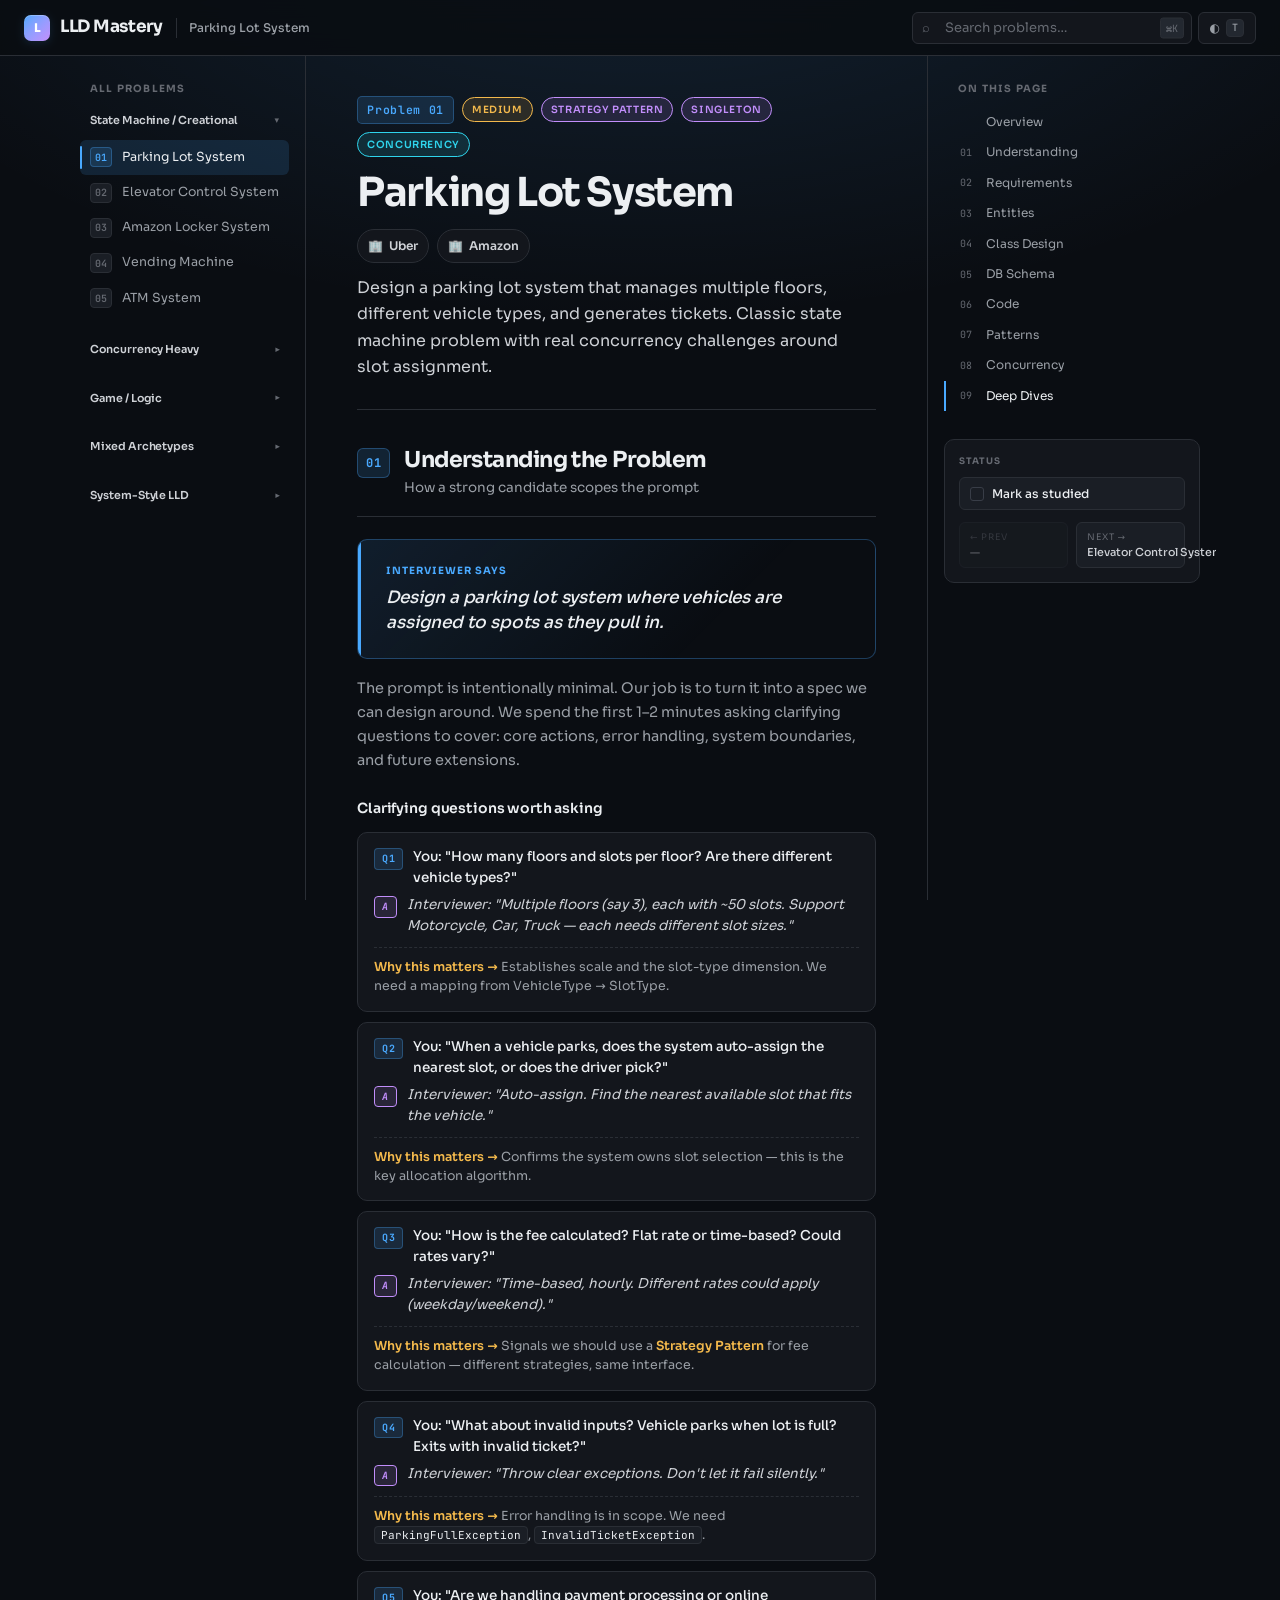
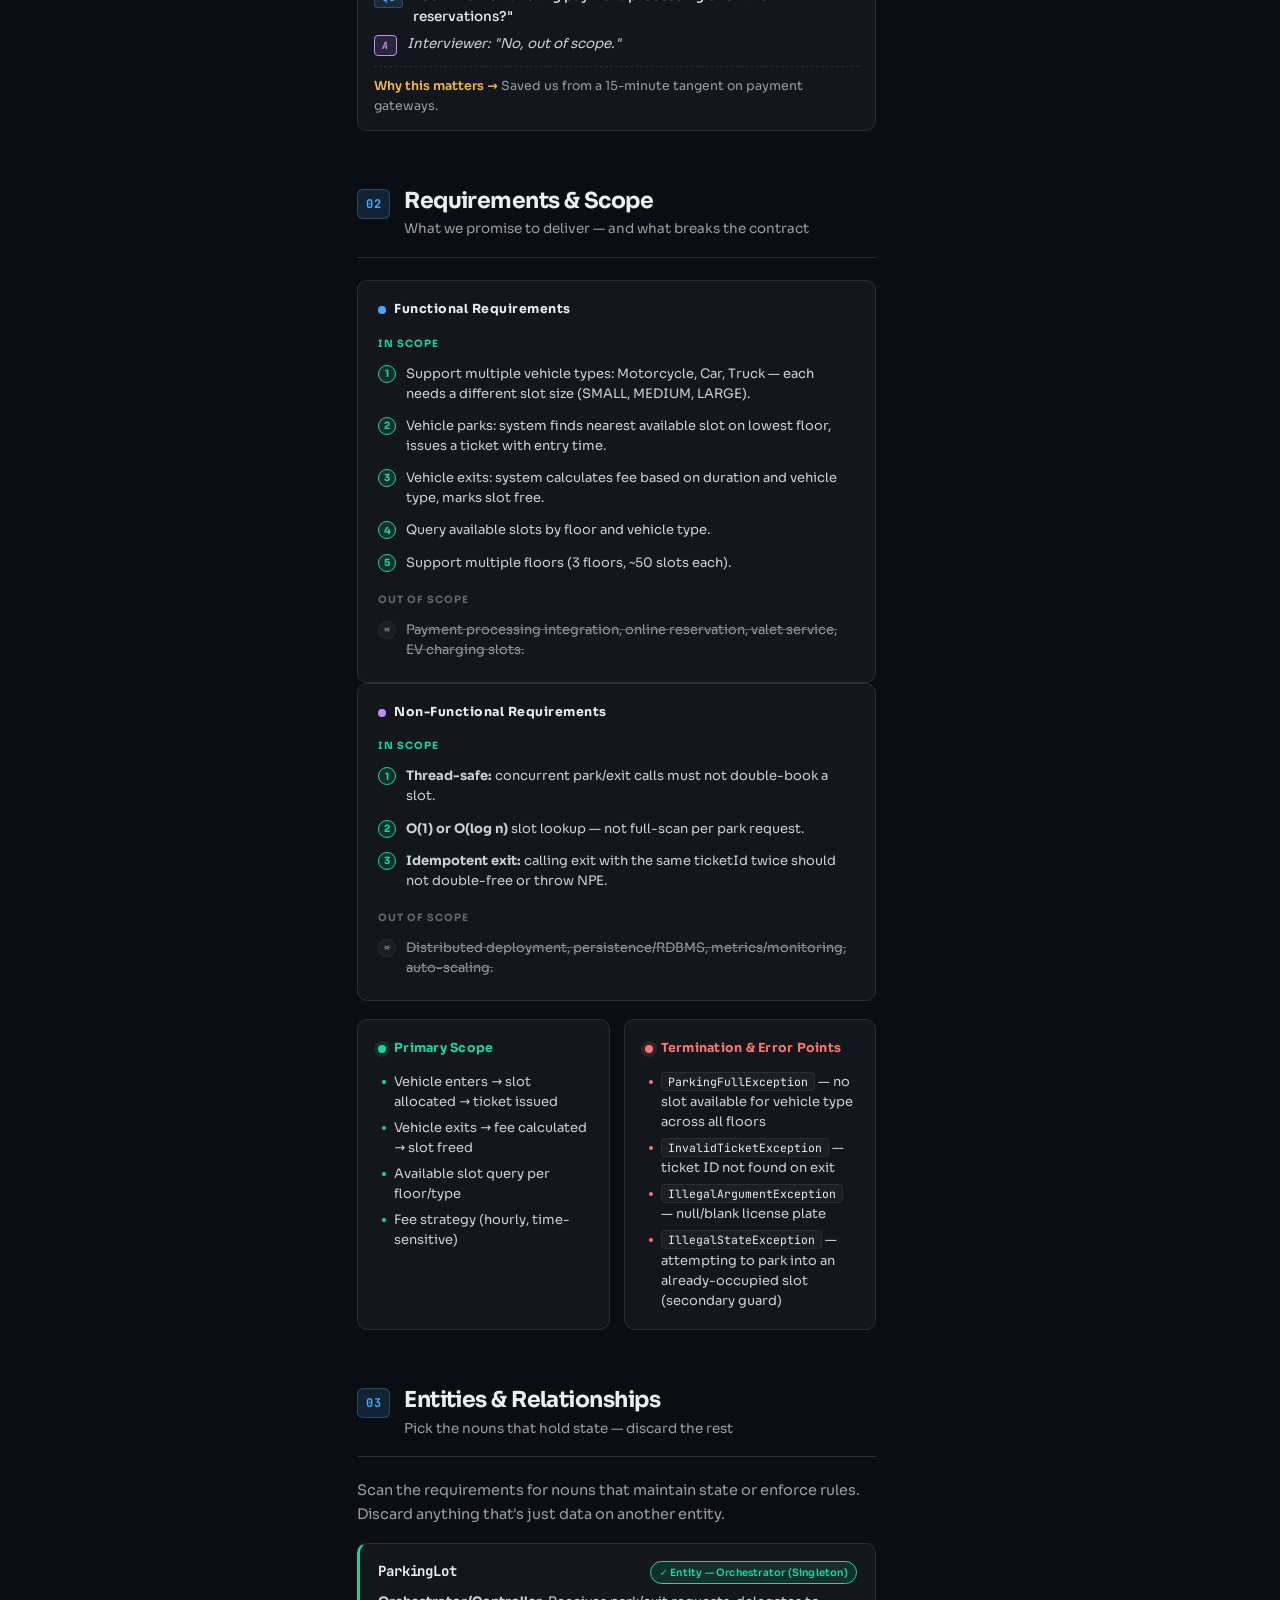
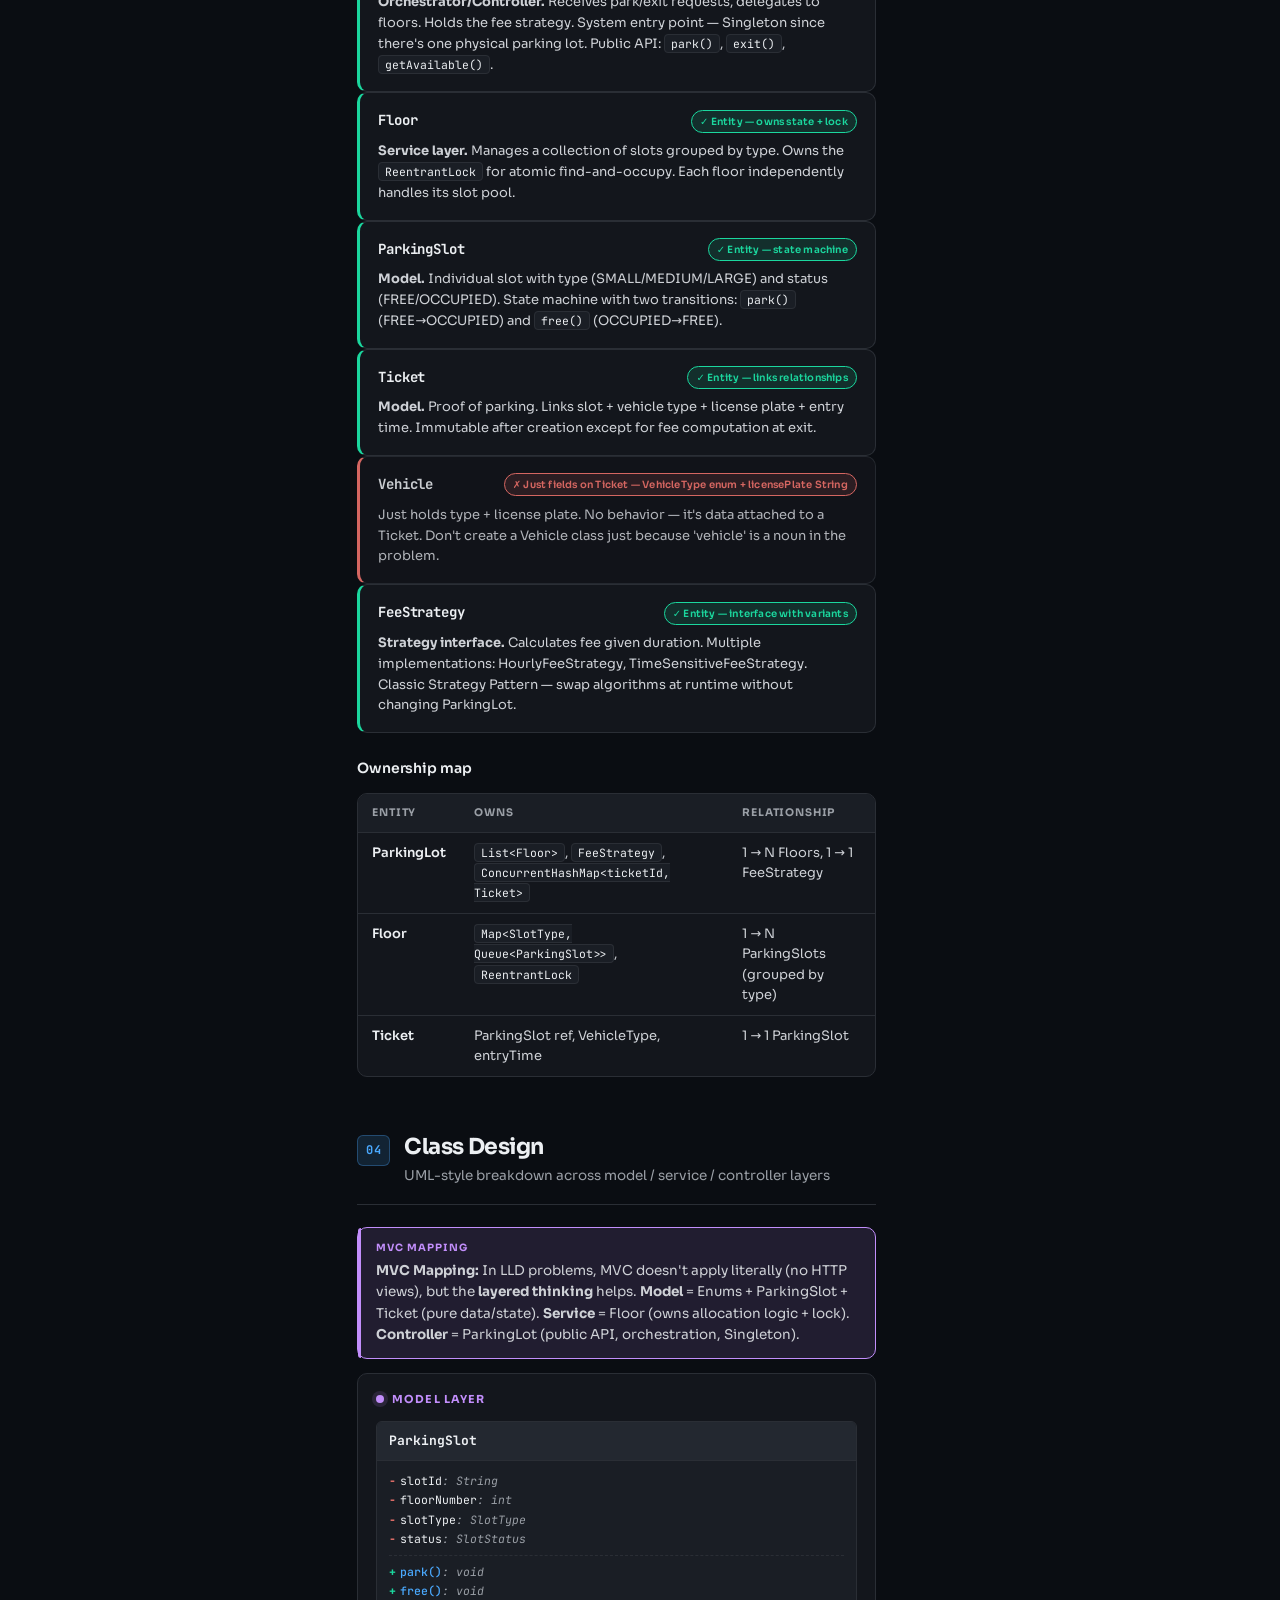
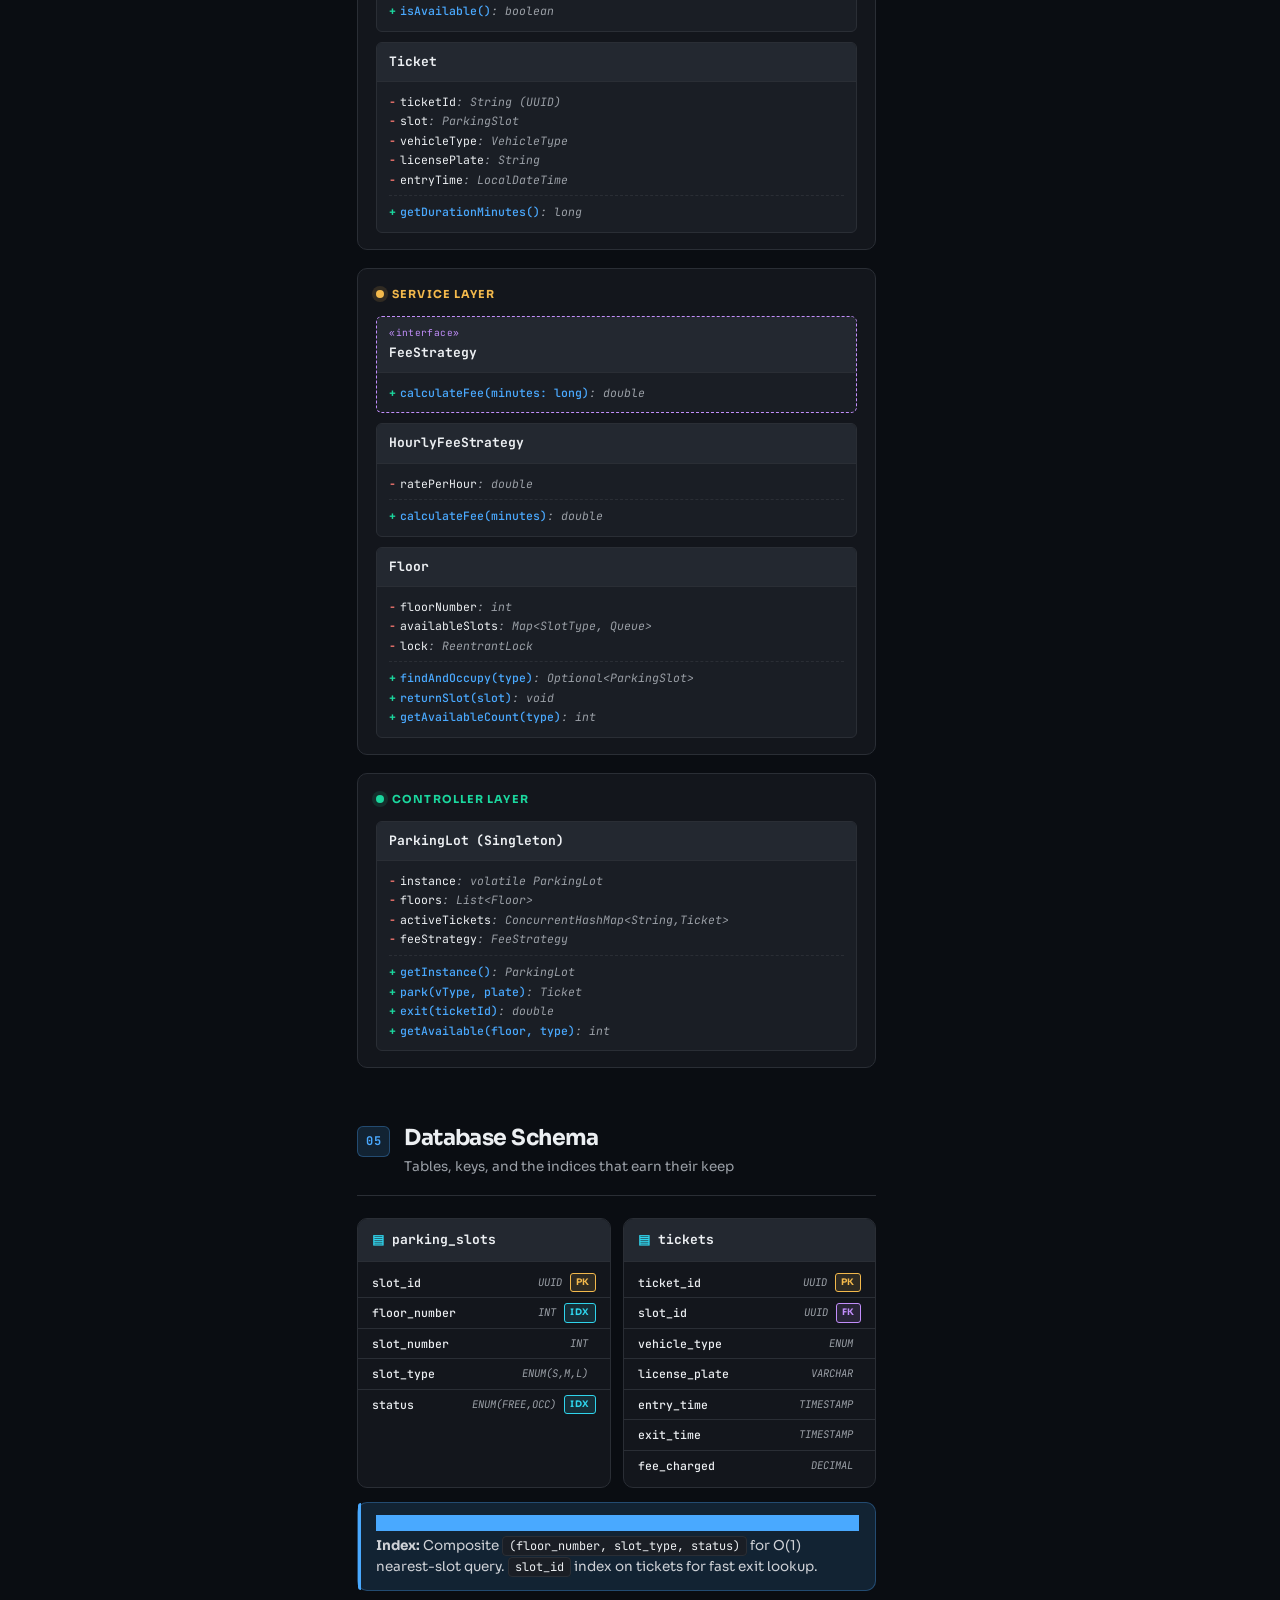
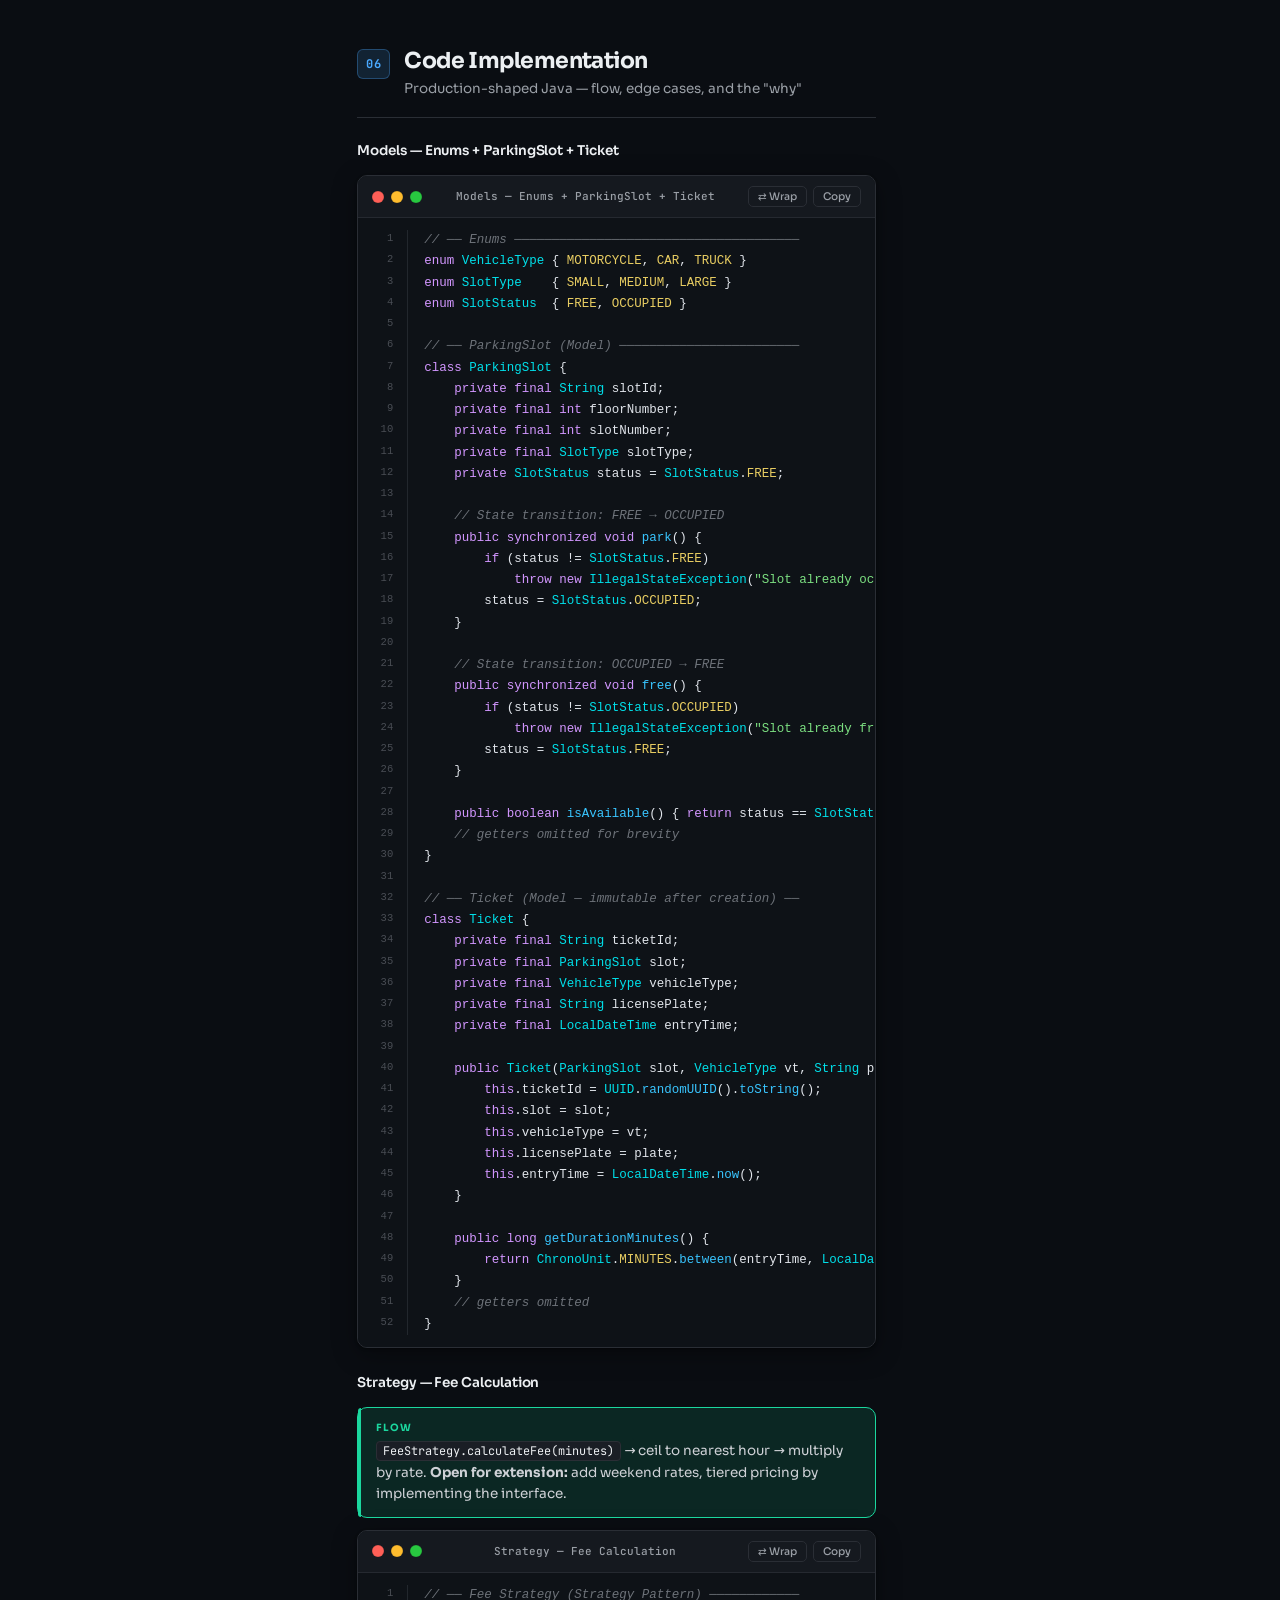
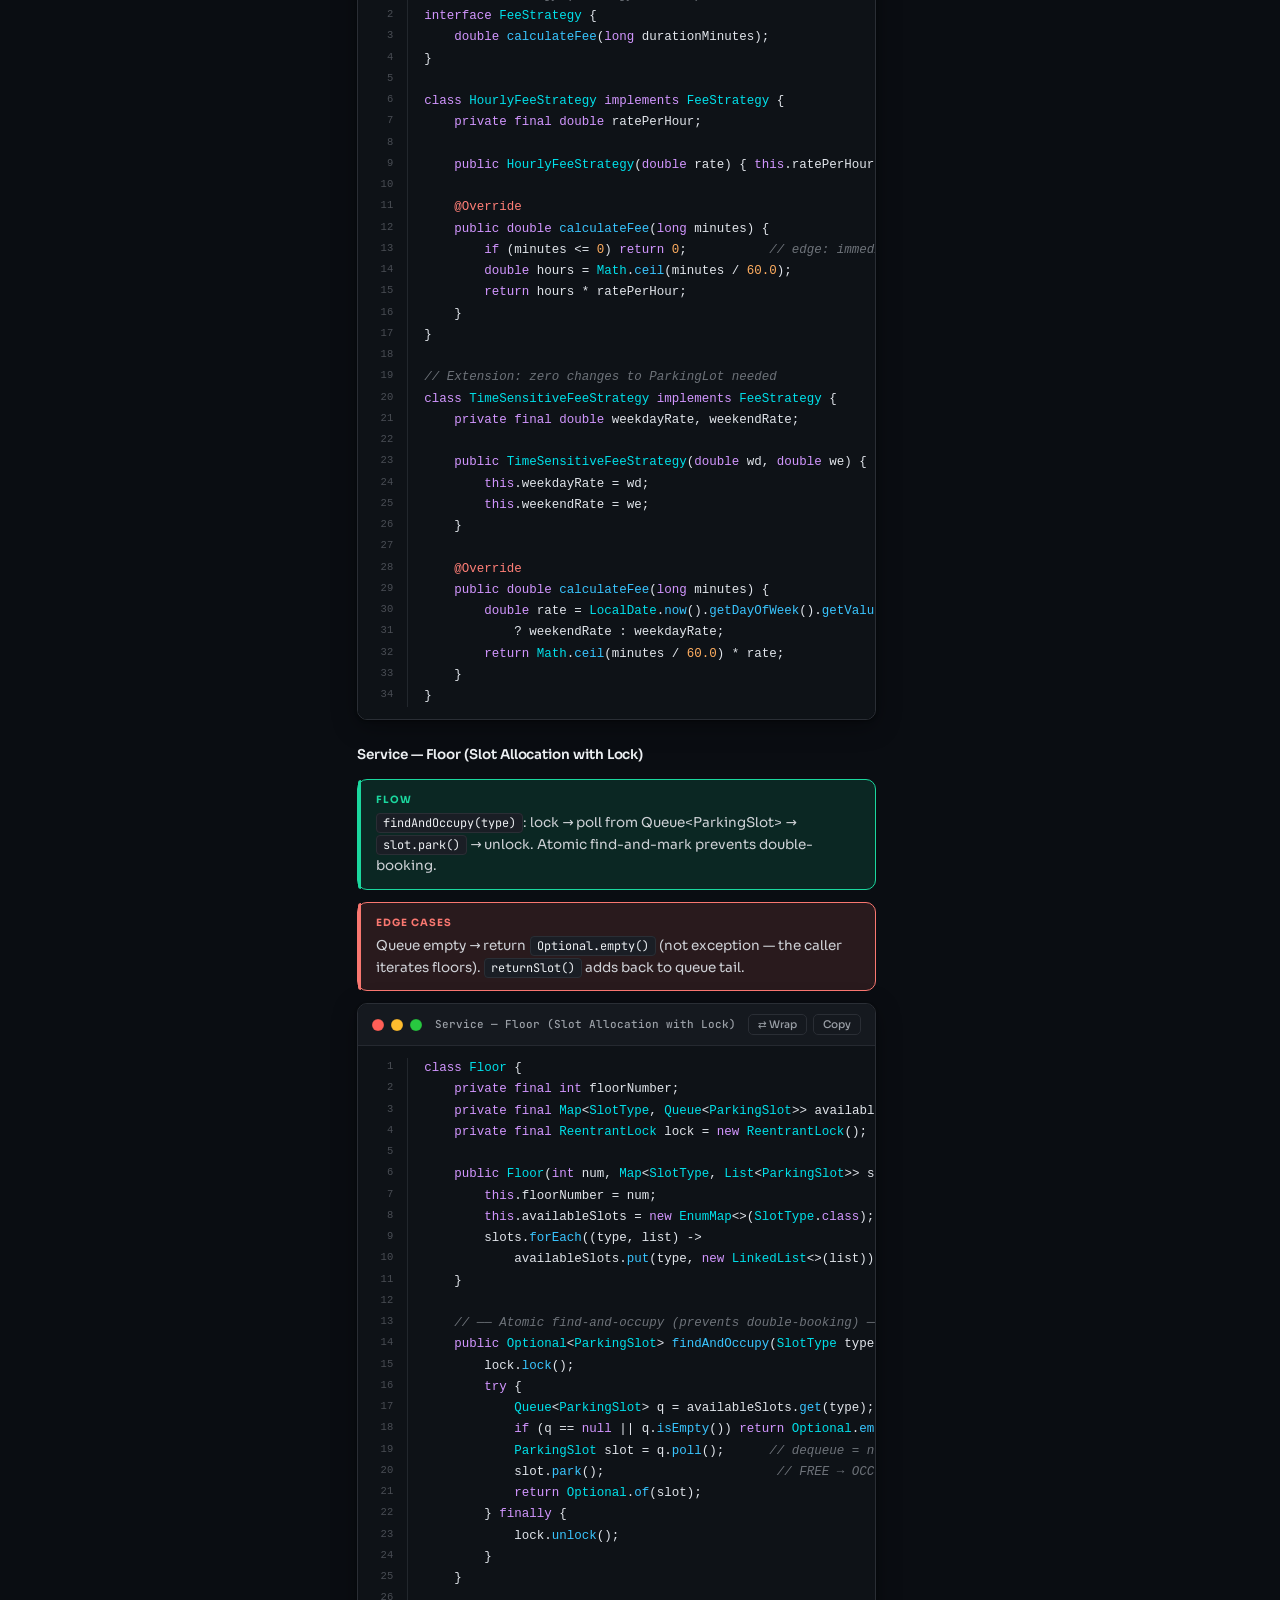
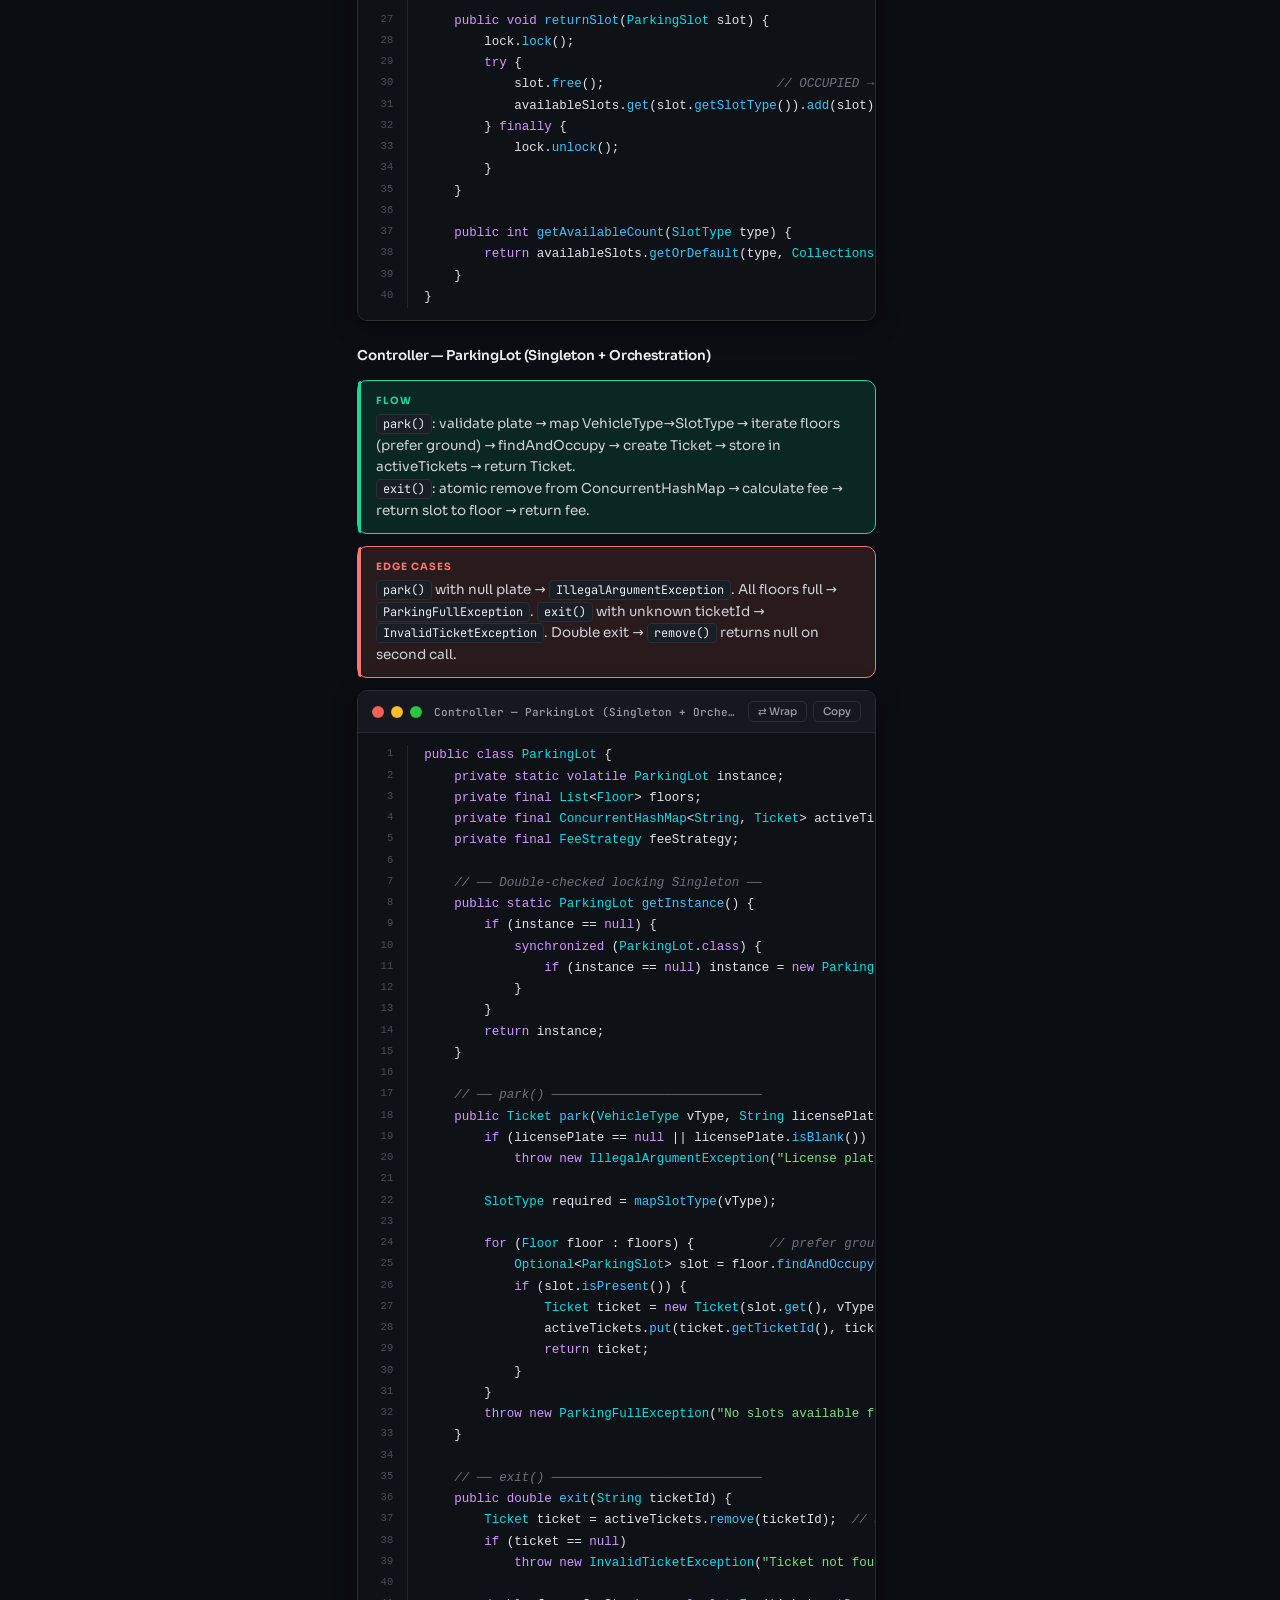
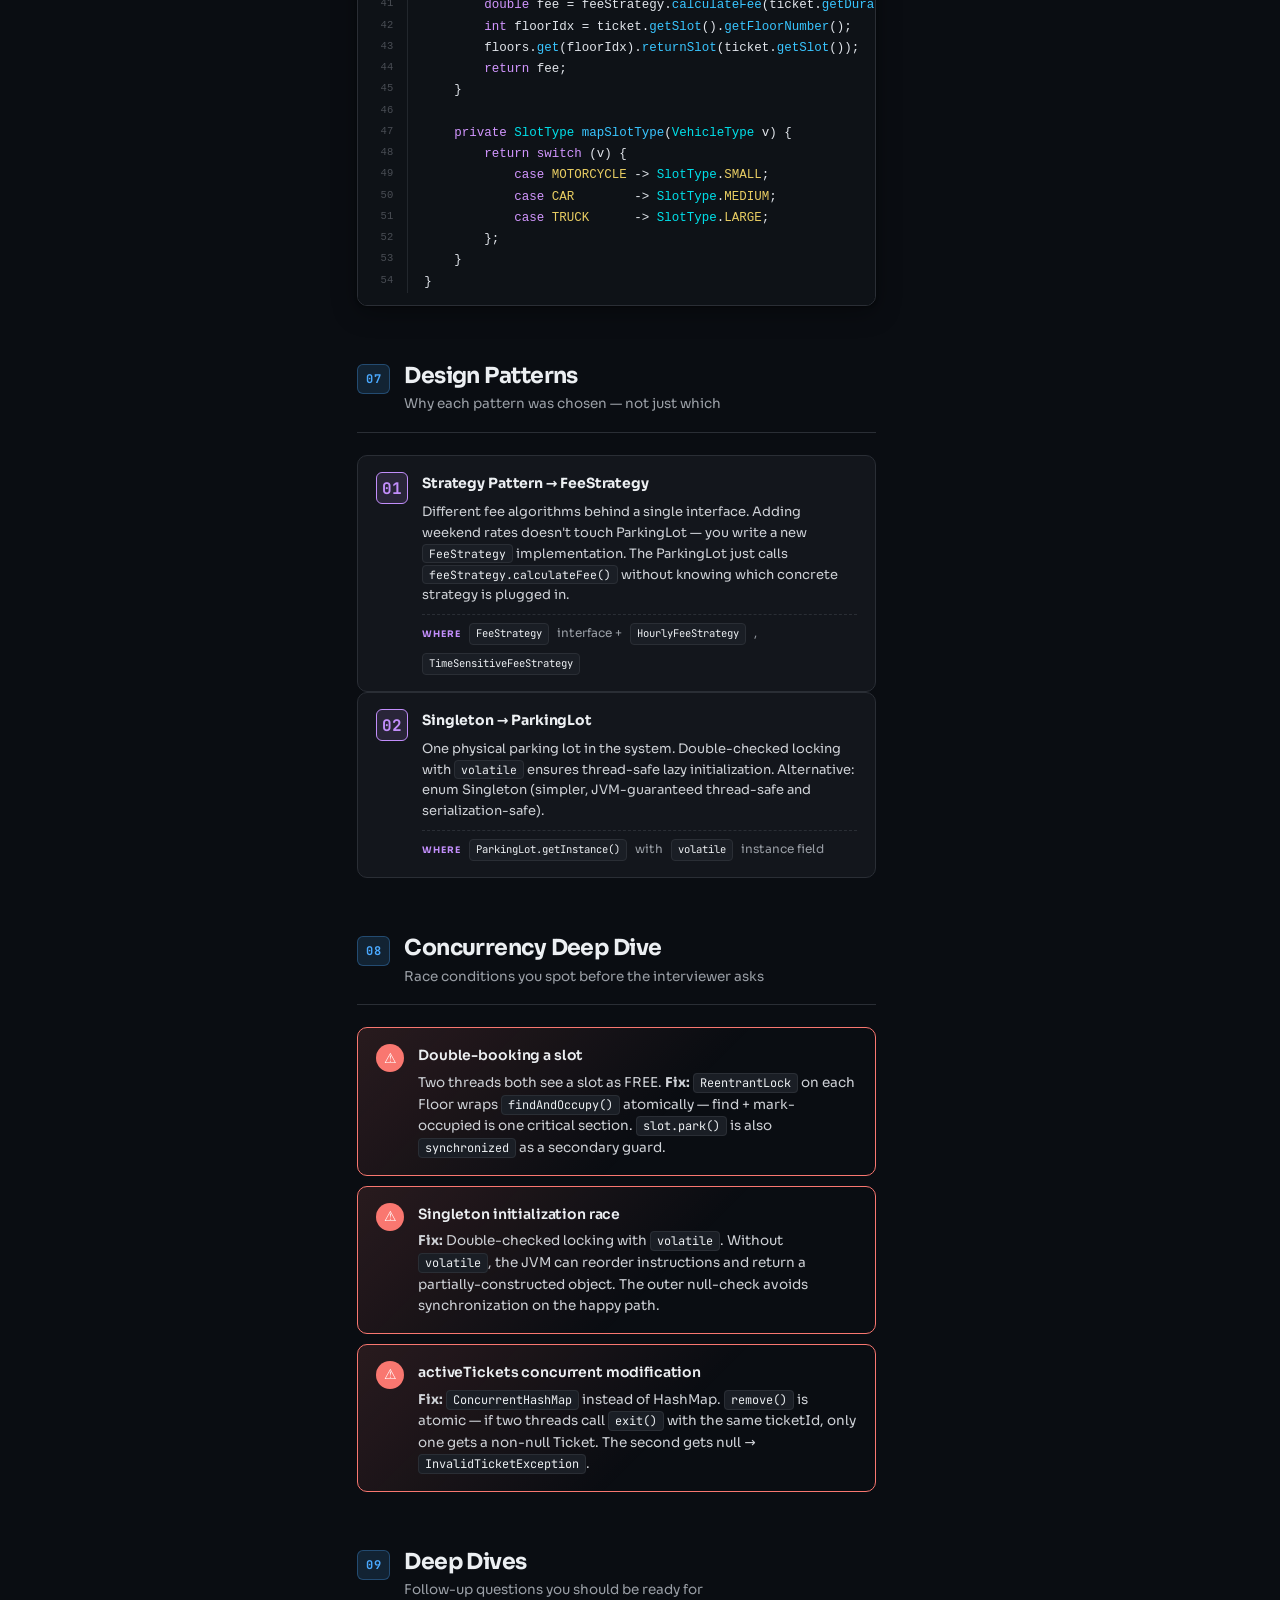
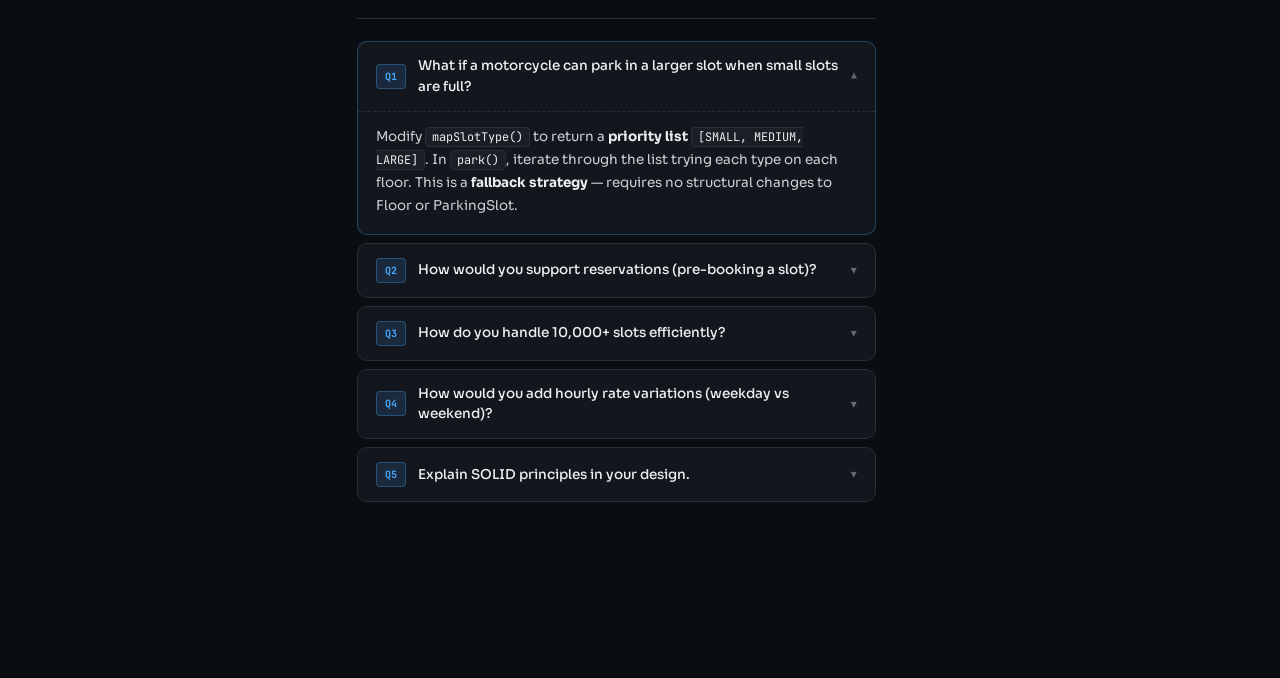
<file: index.html>
<!DOCTYPE html>
<html lang="en">
<head>
<meta charset="UTF-8"/>
<meta name="viewport" content="width=device-width,initial-scale=1.0"/>
<title>LLD Mastery — 26 Problems</title>
<link rel="preconnect" href="https://fonts.googleapis.com"/>
<link rel="preconnect" href="https://fonts.gstatic.com" crossorigin/>
<link href="https://fonts.googleapis.com/css2?family=Sora:wght@300;400;500;600;700;800&family=JetBrains+Mono:wght@400;500;600;700&display=swap" rel="stylesheet"/>
<link rel="stylesheet" href="css/app.css"/>
</head>
<body>

<!-- Top bar -->
<nav class="topbar">
  <a class="brand" href="#" onclick="App.goHome();return false;">
    <span class="brand-mark">L</span>
    <span>LLD Mastery</span>
    <span class="brand-sub" id="brandSub">26-problem interview reference</span>
  </a>
  <div class="tb-spacer"></div>
  <div class="tb-controls">
    <div class="search" onclick="App.openCmdK()">
      <span class="search-icon">⌕</span>
      <input id="topSearch" placeholder="Search problems…" readonly/>
      <span class="search-kbd">⌘K</span>
    </div>
    <button class="tb-btn" id="themeToggle" title="Toggle theme">
      <span id="themeIcon">◐</span>
      <span class="kbd">T</span>
    </button>
  </div>
</nav>
<div class="progress-bar" id="progressBar"></div>

<!-- Layout -->
<div class="layout">
  <!-- Left rail: problem index -->
  <aside class="rail-left" id="railLeft">
    <div class="rail-title">All Problems</div>
    <div id="railContent">
      <div class="loading"><div class="spinner"></div><div>Loading…</div></div>
    </div>
  </aside>

  <!-- Main content -->
  <main class="main" id="main">
    <div class="loading"><div class="spinner"></div><div>Loading problem…</div></div>
  </main>

  <!-- Right rail: in-page TOC + studied + nav -->
  <aside class="rail-right" id="railRight">
    <div class="toc-title">On this page</div>
    <ul class="toc-list" id="tocList"></ul>
    <div class="toc-meta">
      <div class="toc-meta-tag">Status</div>
      <button class="studied-toggle" id="studiedBtn">
        <span class="check"></span>
        <span id="studiedLabel">Mark as studied</span>
      </button>
      <div class="nav-strip">
        <button class="nav-arrow" id="prevBtn" onclick="App.prev()">
          <span class="nav-arrow-tag">← Prev</span>
          <span class="nav-arrow-text" id="prevText">—</span>
        </button>
        <button class="nav-arrow" id="nextBtn" onclick="App.next()">
          <span class="nav-arrow-tag">Next →</span>
          <span class="nav-arrow-text" id="nextText">—</span>
        </button>
      </div>
    </div>
  </aside>
</div>

<!-- Command palette overlay -->
<div class="cmdk-overlay" id="cmdkOverlay" onclick="if(event.target===this) App.closeCmdK()">
  <div class="cmdk-panel">
    <div class="cmdk-input-wrap">
      <span class="search-icon" style="position:relative;left:0;top:0;transform:none;font-size:18px;color:var(--muted)">⌕</span>
      <input id="cmdkInput" placeholder="Jump to a problem… (try 'cache' or 'parking')"/>
      <kbd style="font-family:var(--font-mono);font-size:10px;background:var(--s3);border:1px solid var(--border);padding:2px 6px;border-radius:3px;color:var(--muted)">esc</kbd>
    </div>
    <div class="cmdk-results" id="cmdkResults"></div>
    <div class="cmdk-foot">
      <span><kbd>↑↓</kbd> navigate</span>
      <span><kbd>↵</kbd> open</span>
      <span><kbd>esc</kbd> close</span>
    </div>
  </div>
</div>

<script src="js/highlight.js"></script>
<script src="js/render.js"></script>
<script>
// ═══════════════════════════════════════════════════
// LLD Mastery — App shell
// ═══════════════════════════════════════════════════
const MANIFEST = [
  {file:"topics/p01_parking_lot.json",       group:"State Machine / Creational"},
  {file:"topics/p02_elevator.json",          group:"State Machine / Creational"},
  {file:"topics/p03_amazon_locker.json",     group:"State Machine / Creational"},
  {file:"topics/p04_vending_machine.json",   group:"State Machine / Creational"},
  {file:"topics/p05_atm.json",               group:"State Machine / Creational"},
  {file:"topics/p06_rate_limiter.json",      group:"Concurrency Heavy"},
  {file:"topics/p07_task_scheduler.json",    group:"Concurrency Heavy"},
  {file:"topics/p08_blocking_queue.json",    group:"Concurrency Heavy"},
  {file:"topics/p09_pubsub.json",            group:"Concurrency Heavy"},
  {file:"topics/p10_connection_pool.json",   group:"Concurrency Heavy"},
  {file:"topics/p11_chess.json",             group:"Game / Logic"},
  {file:"topics/p12_splitwise.json",         group:"Game / Logic"},
  {file:"topics/p13_movie_ticket.json",      group:"Game / Logic"},
  {file:"topics/p14_library.json",           group:"Game / Logic"},
  {file:"topics/p15_food_delivery.json",     group:"Game / Logic"},
  {file:"topics/p16_file_system.json",       group:"Mixed Archetypes"},
  {file:"topics/p17_notification.json",      group:"Mixed Archetypes"},
  {file:"topics/p18_lru_cache.json",         group:"Mixed Archetypes"},
  {file:"topics/p19_hotel_booking.json",     group:"Mixed Archetypes"},
  {file:"topics/p20_tictactoe.json",         group:"Mixed Archetypes"},
  {file:"topics/p21_collab_doc.json",        group:"System-Style LLD"},
  {file:"topics/p22_leetcode.json",          group:"System-Style LLD"},
  {file:"topics/p23_url_shortener.json",     group:"System-Style LLD"},
  {file:"topics/p24_stackoverflow.json",     group:"System-Style LLD"},
  {file:"topics/p25_cricket.json",           group:"System-Style LLD"},
  {file:"topics/p26_collab_editor_session.json", group:"System-Style LLD"}
];

const STORAGE_KEY = 'lld-mastery-v2';
const State = {
  problems: [],         // loaded JSONs (one per manifest entry)
  current: 0,           // current problem index
  studied: new Set(),   // ids of studied problems
  loaded: new Set(),    // indices loaded
  openGroup: null,      // left rail group open state
  cmdkActive: 0,        // active result idx
  cmdkResults: [],      // current result list
};

function loadStorage() {
  try {
    const raw = localStorage.getItem(STORAGE_KEY);
    if (!raw) return;
    const obj = JSON.parse(raw);
    if (obj.studied) State.studied = new Set(obj.studied);
    if (obj.theme === 'light') document.body.classList.add('light-theme');
    if (typeof obj.current === 'number') State.current = obj.current;
  } catch (e) {}
}
function saveStorage() {
  try {
    localStorage.setItem(STORAGE_KEY, JSON.stringify({
      studied: [...State.studied],
      theme: document.body.classList.contains('light-theme') ? 'light' : 'dark',
      current: State.current,
    }));
  } catch (e) {}
}

// ── Loading ───────────────────────────────────────────
async function fetchProblem(idx) {
  if (State.problems[idx]) return State.problems[idx];
  const m = MANIFEST[idx];
  try {
    const r = await fetch(m.file);
    if (!r.ok) throw new Error('http ' + r.status);
    const data = await r.json();
    State.problems[idx] = data;
    State.loaded.add(idx);
    return data;
  } catch (e) {
    const fallback = {
      _missing: true,
      title: m.file.replace(/.*\//,'').replace(/\.json$/,'').replace(/^p\d+_/,'').replace(/_/g,' '),
      description: `This problem is not yet available. Add **${m.file}** to load its content.`,
      tags: [],
    };
    State.problems[idx] = fallback;
    return fallback;
  }
}

async function fetchAllForIndex() {
  // Fetch only titles for index — use existing fetch (light), all are tiny
  // We just fetch all so search works. Sequential is fine for ~26 files locally.
  for (let i = 0; i < MANIFEST.length; i++) {
    if (!State.problems[i]) await fetchProblem(i);
  }
}

// ── Rail (left index) ─────────────────────────────────
function renderRail() {
  const el = document.getElementById('railContent');
  let html = '';
  let currentGroup = '';
  const activeGroup = MANIFEST[State.current]?.group;
  const openGroup = State.openGroup || activeGroup;
  MANIFEST.forEach((m, i) => {
    if (m.group !== currentGroup) {
      if (currentGroup) html += '</div></div>';
      currentGroup = m.group;
      const isCollapsed = m.group !== openGroup;
      const collapsed = isCollapsed ? ' collapsed' : '';
      html += `<div class="rail-group${collapsed}">`;
      html += `<div class="rail-group-head" data-group="${LLDRender.esc(m.group)}" onclick="App.toggleGroup(this)">${LLDRender.esc(m.group)}<span class="chev">▾</span></div>`;
      html += `<div class="rail-items">`;
    }
    const p = State.problems[i];
    const num = String(i+1).padStart(2,'0');
    const title = p?.title || m.file.replace(/.*\//,'').replace(/\.json$/,'').replace(/^p\d+_/,'').replace(/_/g,' ');
    const studied = State.studied.has(i) ? 'studied' : '';
    const active = State.current === i ? 'active' : '';
    html += `<div class="rail-item ${active} ${studied}" onclick="App.go(${i})">`;
    html += `<span class="rail-num"><span>${num}</span></span>`;
    html += `<span class="rail-text">${LLDRender.esc(title)}</span>`;
    html += `</div>`;
  });
  if (currentGroup) html += '</div></div>';
  el.innerHTML = html;
}

function toggleGroup(headEl) {
  const group = headEl.dataset.group;
  if (!group) return;
  State.openGroup = group;
  saveStorage();
  renderRail();
}

// ── Right rail TOC ────────────────────────────────────
function renderTOC(p) {
  const list = document.getElementById('tocList');
  if (!p || p._missing) { list.innerHTML = ''; return; }
  const sections = LLDRender.getSections(p);
  list.innerHTML = sections.map(s => `
    <li class="toc-item" data-toc="${s.id}">
      <a href="#${s.id}" onclick="App.scrollToSection('${s.id}');return false;">
        ${s.n ? `<span class="toc-num">${s.n}</span>` : '<span class="toc-num"></span>'}
        <span>${LLDRender.esc(s.label)}</span>
      </a>
    </li>
  `).join('');
}

// ── Studied + Nav ─────────────────────────────────────
function renderMeta() {
  const btn = document.getElementById('studiedBtn');
  const label = document.getElementById('studiedLabel');
  const isStudied = State.studied.has(State.current);
  btn.classList.toggle('on', isStudied);
  btn.querySelector('.check').textContent = isStudied ? '✓' : '';
  label.textContent = isStudied ? 'Studied' : 'Mark as studied';

  const prevText = document.getElementById('prevText');
  const nextText = document.getElementById('nextText');
  const prevBtn = document.getElementById('prevBtn');
  const nextBtn = document.getElementById('nextBtn');

  if (State.current > 0) {
    const p = State.problems[State.current - 1];
    prevText.textContent = p?.title || '—';
    prevBtn.disabled = false;
  } else {
    prevText.textContent = '—';
    prevBtn.disabled = true;
  }
  if (State.current < MANIFEST.length - 1) {
    const p = State.problems[State.current + 1];
    nextText.textContent = p?.title || '—';
    nextBtn.disabled = false;
  } else {
    nextText.textContent = '—';
    nextBtn.disabled = true;
  }
}

// ── Render current problem ────────────────────────────
async function renderCurrent() {
  const main = document.getElementById('main');
  main.innerHTML = `<div class="loading"><div class="spinner"></div><div>Loading…</div></div>`;
  const p = await fetchProblem(State.current);
  main.innerHTML = `<div id="sec-top"></div>` + LLDRender.renderProblem(p, State.current);
  const brandSub = document.getElementById('brandSub');
  if (brandSub) brandSub.textContent = p.title;
  renderTOC(p);
  renderMeta();
  renderRail();
  attachCodeButtons();
  setupTOCObserver();
  updateClassCardLayout();
  // Scroll to top of content
  window.scrollTo({top: 0, behavior: 'instant'});
  saveStorage();
  // Update URL hash
  history.replaceState(null, '', `#p${State.current + 1}`);
  document.title = `${String(State.current+1).padStart(2,'0')} · ${p.title} — LLD Mastery`;
}

function updateClassCardLayout() {
  document.querySelectorAll('.layer-cards').forEach(grid => {
    const cards = Array.from(grid.children).filter(el => el.classList.contains('cd-card'));
    if (!cards.length) return;
    cards.forEach(card => card.style.gridColumn = '');
    const rows = cards.reduce((acc, card) => {
      const top = card.offsetTop;
      (acc[top] = acc[top] || []).push(card);
      return acc;
    }, {});
    const rowTops = Object.keys(rows).map(Number).sort((a, b) => a - b);
    const lastRow = rows[rowTops[rowTops.length - 1]] || [];
    if (lastRow.length === 1) {
      lastRow[0].style.gridColumn = '1 / -1';
    }
  });
}

// ── Code copy/wrap buttons ────────────────────────────
function attachCodeButtons() {
  document.querySelectorAll('.code-wrapper').forEach(wrapper => {
    wrapper.querySelectorAll('.code-btn').forEach(btn => {
      btn.addEventListener('click', () => {
        const act = btn.dataset.act;
        if (act === 'wrap') {
          wrapper.classList.toggle('wrap');
          btn.textContent = wrapper.classList.contains('wrap') ? '⇄ Unwrap' : '⇄ Wrap';
        } else if (act === 'copy') {
          const lines = [...wrapper.querySelectorAll('.line-content')].map(s => s.innerText).join('\n');
          (navigator.clipboard ? navigator.clipboard.writeText(lines) : Promise.reject())
            .catch(() => {
              const ta = document.createElement('textarea');
              ta.value = lines;
              document.body.appendChild(ta);
              ta.select();
              document.execCommand('copy');
              document.body.removeChild(ta);
            }).finally(() => {
              btn.classList.add('copied');
              const orig = btn.textContent;
              btn.textContent = '✓ Copied';
              setTimeout(() => {
                btn.classList.remove('copied');
                btn.textContent = orig;
              }, 1600);
            });
        }
      });
    });
  });
}

// ── TOC active-section observer ───────────────────────
let _tocObs = null;
function setupTOCObserver() {
  if (_tocObs) _tocObs.disconnect();
  const sections = document.querySelectorAll('.sec');
  if (!sections.length) return;
  _tocObs = new IntersectionObserver(entries => {
    const visible = entries.filter(e => e.isIntersecting);
    if (!visible.length) return;
    const best = visible.reduce((m, e) => e.intersectionRatio > m.intersectionRatio ? e : m, visible[0]);
    document.querySelectorAll('.toc-item').forEach(t => t.classList.remove('active'));
    const id = best.target.id;
    const tocEl = document.querySelector(`.toc-item[data-toc="${id}"]`);
    if (tocEl) tocEl.classList.add('active');
  }, { rootMargin: '-15% 0px -65% 0px' });
  sections.forEach(s => _tocObs.observe(s));
}

// ── Top reading-progress bar ──────────────────────────
function setupProgress() {
  const bar = document.getElementById('progressBar');
  window.addEventListener('scroll', () => {
    const h = document.documentElement;
    const pct = (h.scrollTop) / (h.scrollHeight - h.clientHeight) * 100;
    bar.style.width = Math.min(100, Math.max(0, pct)) + '%';
  }, { passive: true });
}

// ── Command palette ───────────────────────────────────
function openCmdK() {
  document.getElementById('cmdkOverlay').classList.add('open');
  const input = document.getElementById('cmdkInput');
  input.value = '';
  setTimeout(() => input.focus(), 30);
  cmdKSearch('');
}
function closeCmdK() {
  document.getElementById('cmdkOverlay').classList.remove('open');
}
function cmdKSearch(q) {
  q = (q || '').toLowerCase().trim();
  const results = [];
  MANIFEST.forEach((m, i) => {
    const p = State.problems[i];
    const title = p?.title || m.file.replace(/.*\//,'').replace(/\.json$/,'').replace(/^p\d+_/,'').replace(/_/g,' ');
    const desc = p?.description || '';
    const hay = (title + ' ' + desc + ' ' + m.group).toLowerCase();
    if (!q || hay.includes(q)) {
      results.push({ idx: i, title, group: m.group });
    }
  });
  State.cmdkResults = results;
  State.cmdkActive = 0;
  renderCmdKResults();
}
function renderCmdKResults() {
  const el = document.getElementById('cmdkResults');
  if (!State.cmdkResults.length) {
    el.innerHTML = `<div class="cmdk-empty">No matches.</div>`;
    return;
  }
  el.innerHTML = State.cmdkResults.map((r, i) => {
    const num = String(r.idx + 1).padStart(2,'0');
    const studied = State.studied.has(r.idx);
    return `<div class="cmdk-result ${i === State.cmdkActive ? 'active' : ''}"
                 data-idx="${r.idx}" data-listidx="${i}"
                 onclick="App.cmdKPick(${r.idx})">
      <span class="cmdk-result-num">${num}</span>
      <span class="cmdk-result-title">${LLDRender.esc(r.title)}${studied ? ' <span style=\"color:var(--green);font-size:11px\">✓</span>' : ''}</span>
      <span class="cmdk-result-group">${LLDRender.esc(r.group)}</span>
    </div>`;
  }).join('');
}
function cmdKMove(dir) {
  const n = State.cmdkResults.length;
  if (!n) return;
  State.cmdkActive = (State.cmdkActive + dir + n) % n;
  renderCmdKResults();
  const active = document.querySelector('.cmdk-result.active');
  if (active) active.scrollIntoView({block: 'nearest'});
}
function cmdKPick(idx) {
  closeCmdK();
  go(idx);
}

// ── Navigation ────────────────────────────────────────
function go(i) {
  if (i < 0 || i >= MANIFEST.length) return;
  State.current = i;
  State.openGroup = MANIFEST[i]?.group;
  renderCurrent();
}
function next() { go(State.current + 1); }
function prev() { go(State.current - 1); }
function goHome() { go(0); }
function scrollToSection(id) {
  const el = document.getElementById(id);
  if (el) el.scrollIntoView({behavior: 'smooth', block: 'start'});
}
function toggleStudied() {
  if (State.studied.has(State.current)) State.studied.delete(State.current);
  else State.studied.add(State.current);
  renderMeta();
  renderRail();
  saveStorage();
}

// ── Theme ─────────────────────────────────────────────
function toggleTheme() {
  document.body.classList.toggle('light-theme');
  document.getElementById('themeIcon').textContent =
    document.body.classList.contains('light-theme') ? '◑' : '◐';
  saveStorage();
}

// ── Keyboard ──────────────────────────────────────────
function setupKeys() {
  document.addEventListener('keydown', e => {
    const cmdkOpen = document.getElementById('cmdkOverlay').classList.contains('open');
    const inField = ['INPUT','TEXTAREA'].includes(document.activeElement?.tagName);
    if (cmdkOpen) {
      if (e.key === 'Escape') { e.preventDefault(); closeCmdK(); }
      else if (e.key === 'ArrowDown') { e.preventDefault(); cmdKMove(1); }
      else if (e.key === 'ArrowUp') { e.preventDefault(); cmdKMove(-1); }
      else if (e.key === 'Enter') {
        e.preventDefault();
        const r = State.cmdkResults[State.cmdkActive];
        if (r) cmdKPick(r.idx);
      }
      return;
    }
    if (inField) return;
    if ((e.metaKey || e.ctrlKey) && e.key.toLowerCase() === 'k') {
      e.preventDefault(); openCmdK();
    } else if (e.key === '/') {
      e.preventDefault(); openCmdK();
    } else if (e.key === 'ArrowLeft' && (e.metaKey || e.altKey)) {
      e.preventDefault(); prev();
    } else if (e.key === 'ArrowRight' && (e.metaKey || e.altKey)) {
      e.preventDefault(); next();
    } else if (e.key === 't' || e.key === 'T') {
      toggleTheme();
    } else if (e.key === 's' || e.key === 'S') {
      toggleStudied();
    }
  });
  document.getElementById('cmdkInput').addEventListener('input', e => cmdKSearch(e.target.value));
  document.getElementById('themeToggle').addEventListener('click', toggleTheme);
  document.getElementById('studiedBtn').addEventListener('click', toggleStudied);
}

// ── Boot ──────────────────────────────────────────────
async function boot() {
  loadStorage();
  // pull initial problem from URL hash if present
  const m = location.hash.match(/^#p(\d+)/);
  if (m) {
    const n = parseInt(m[1], 10) - 1;
    if (n >= 0 && n < MANIFEST.length) State.current = n;
  }
  document.getElementById('themeIcon').textContent =
    document.body.classList.contains('light-theme') ? '◑' : '◐';
  renderRail();   // skeleton with file names
  setupKeys();
  setupProgress();
  window.addEventListener('resize', updateClassCardLayout);
  // Render current
  await renderCurrent();
  // Background-load all problems for search/index titles
  fetchAllForIndex().then(() => {
    renderRail();
    renderMeta();
    updateClassCardLayout();
  });
}

window.App = {
  go, next, prev, goHome,
  toggleGroup, scrollToSection,
  openCmdK, closeCmdK, cmdKPick,
  toggleStudied, toggleTheme,
};

boot();
</script>
</body>
</html>
</file>
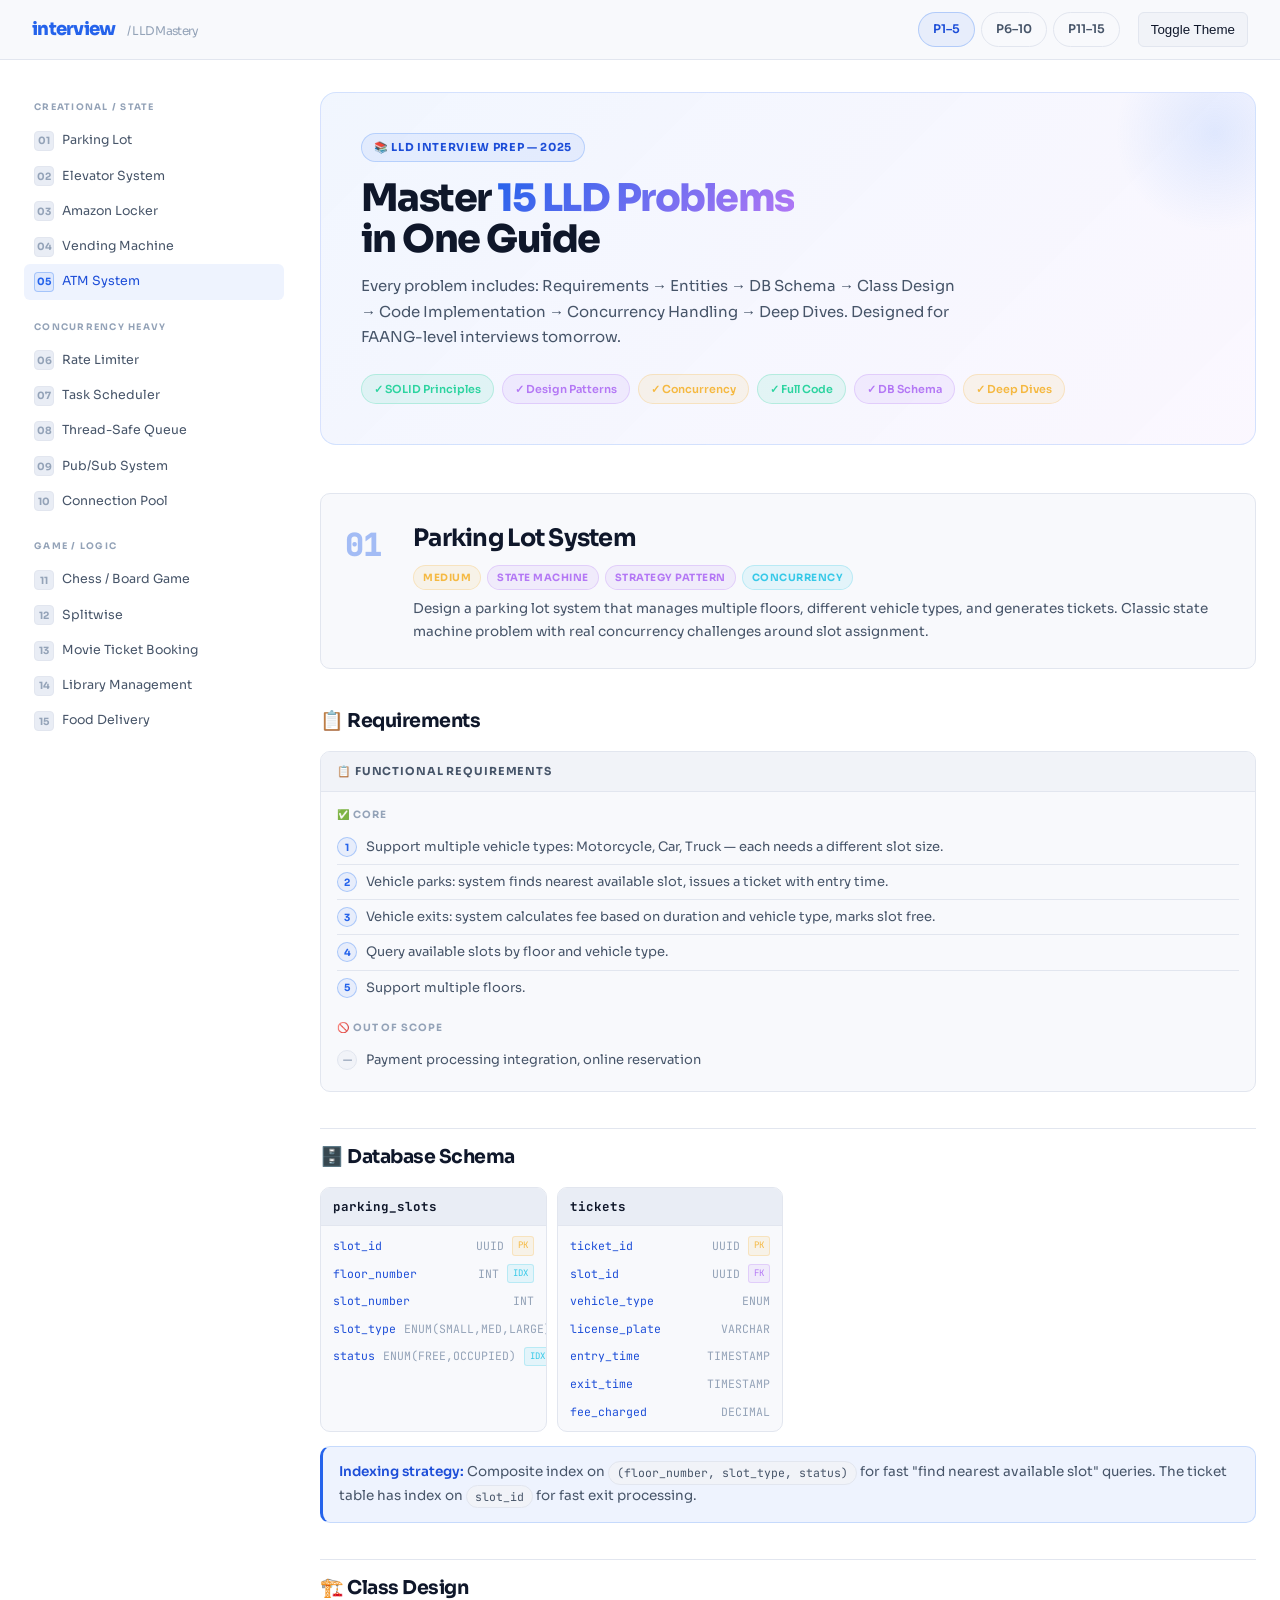
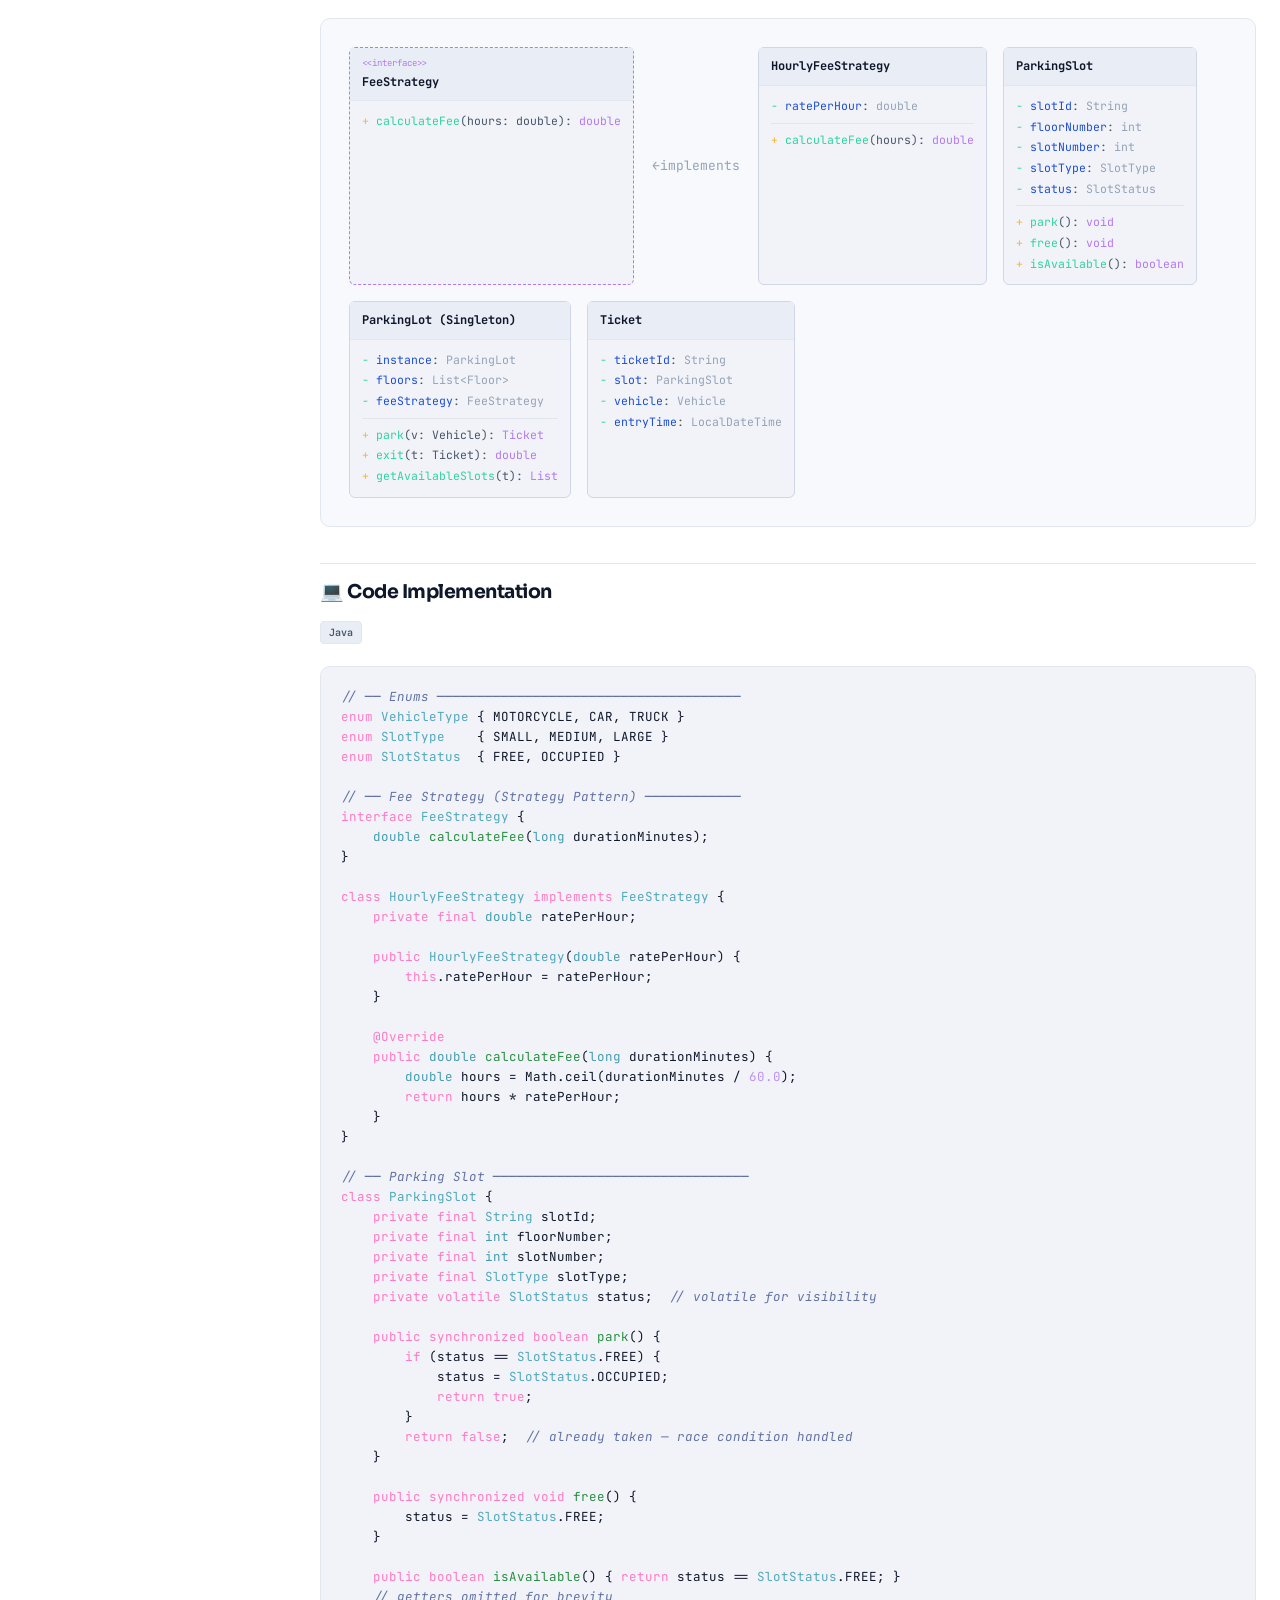
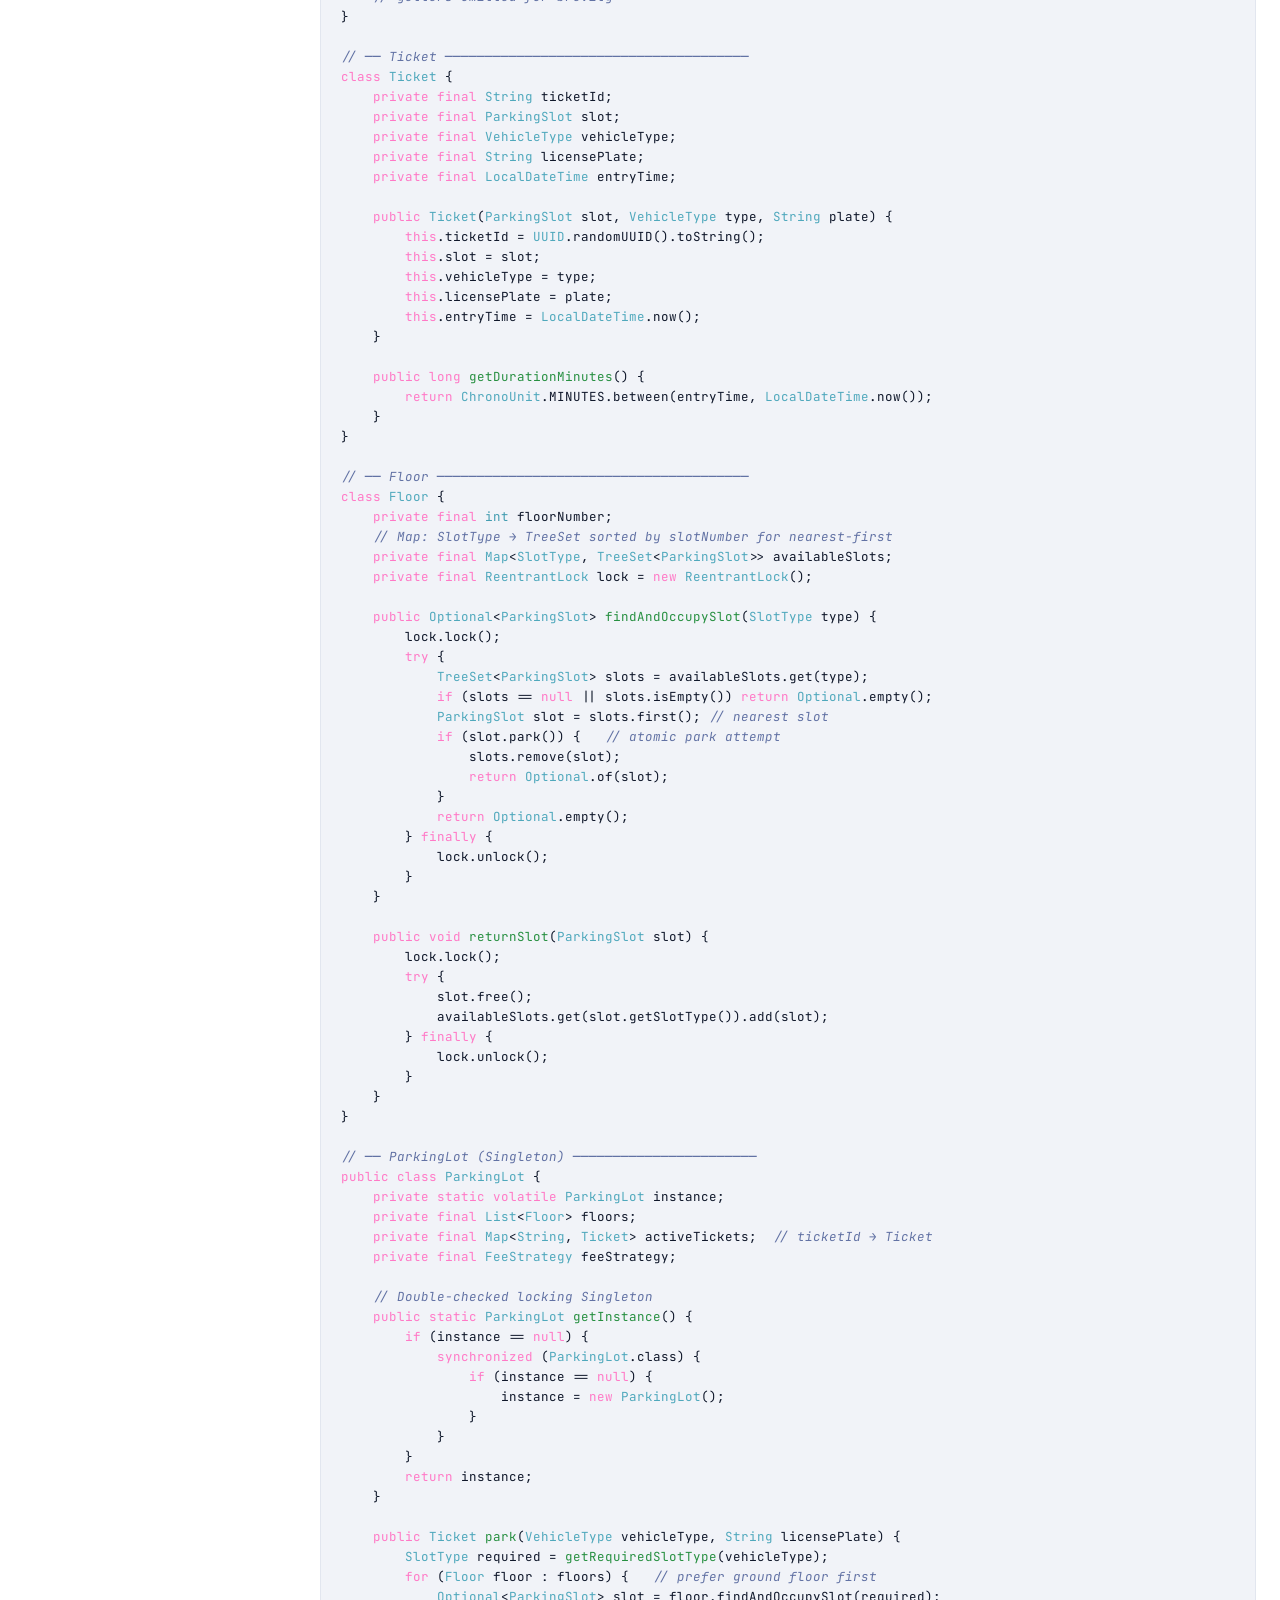
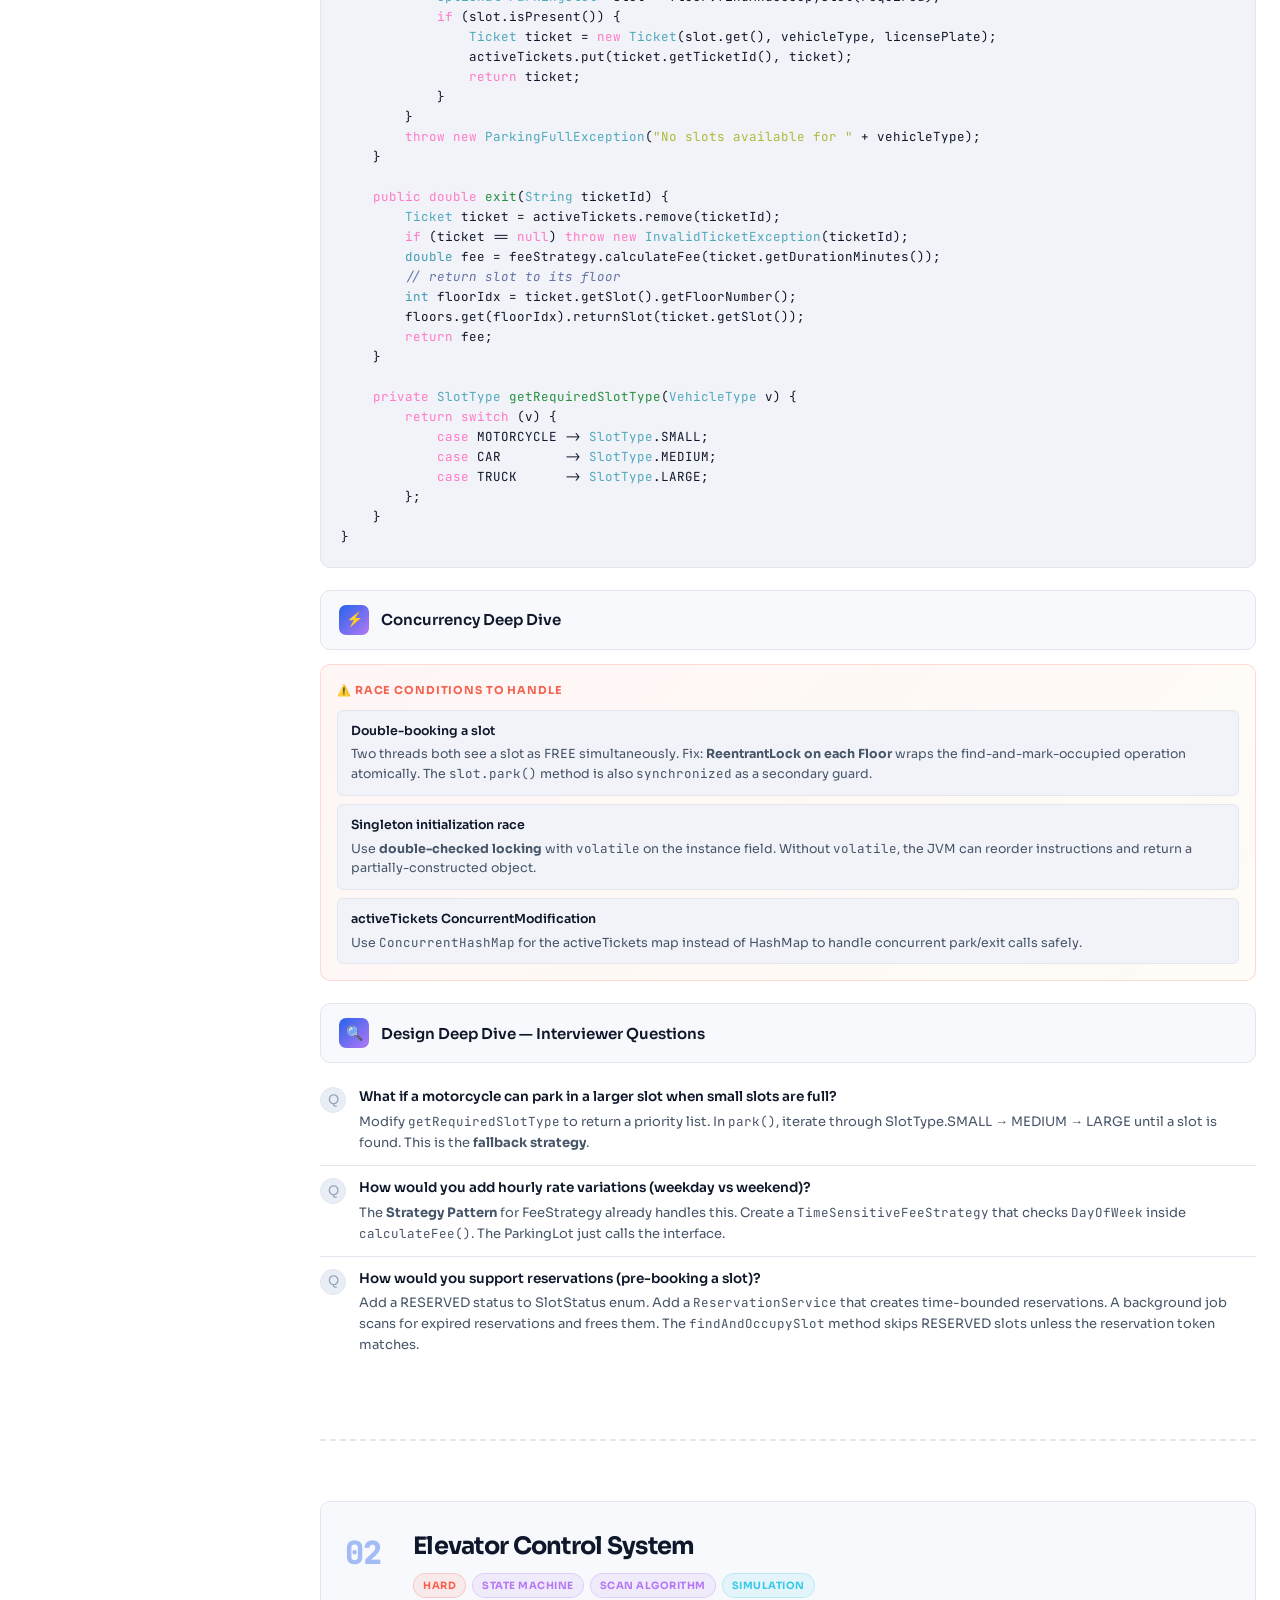
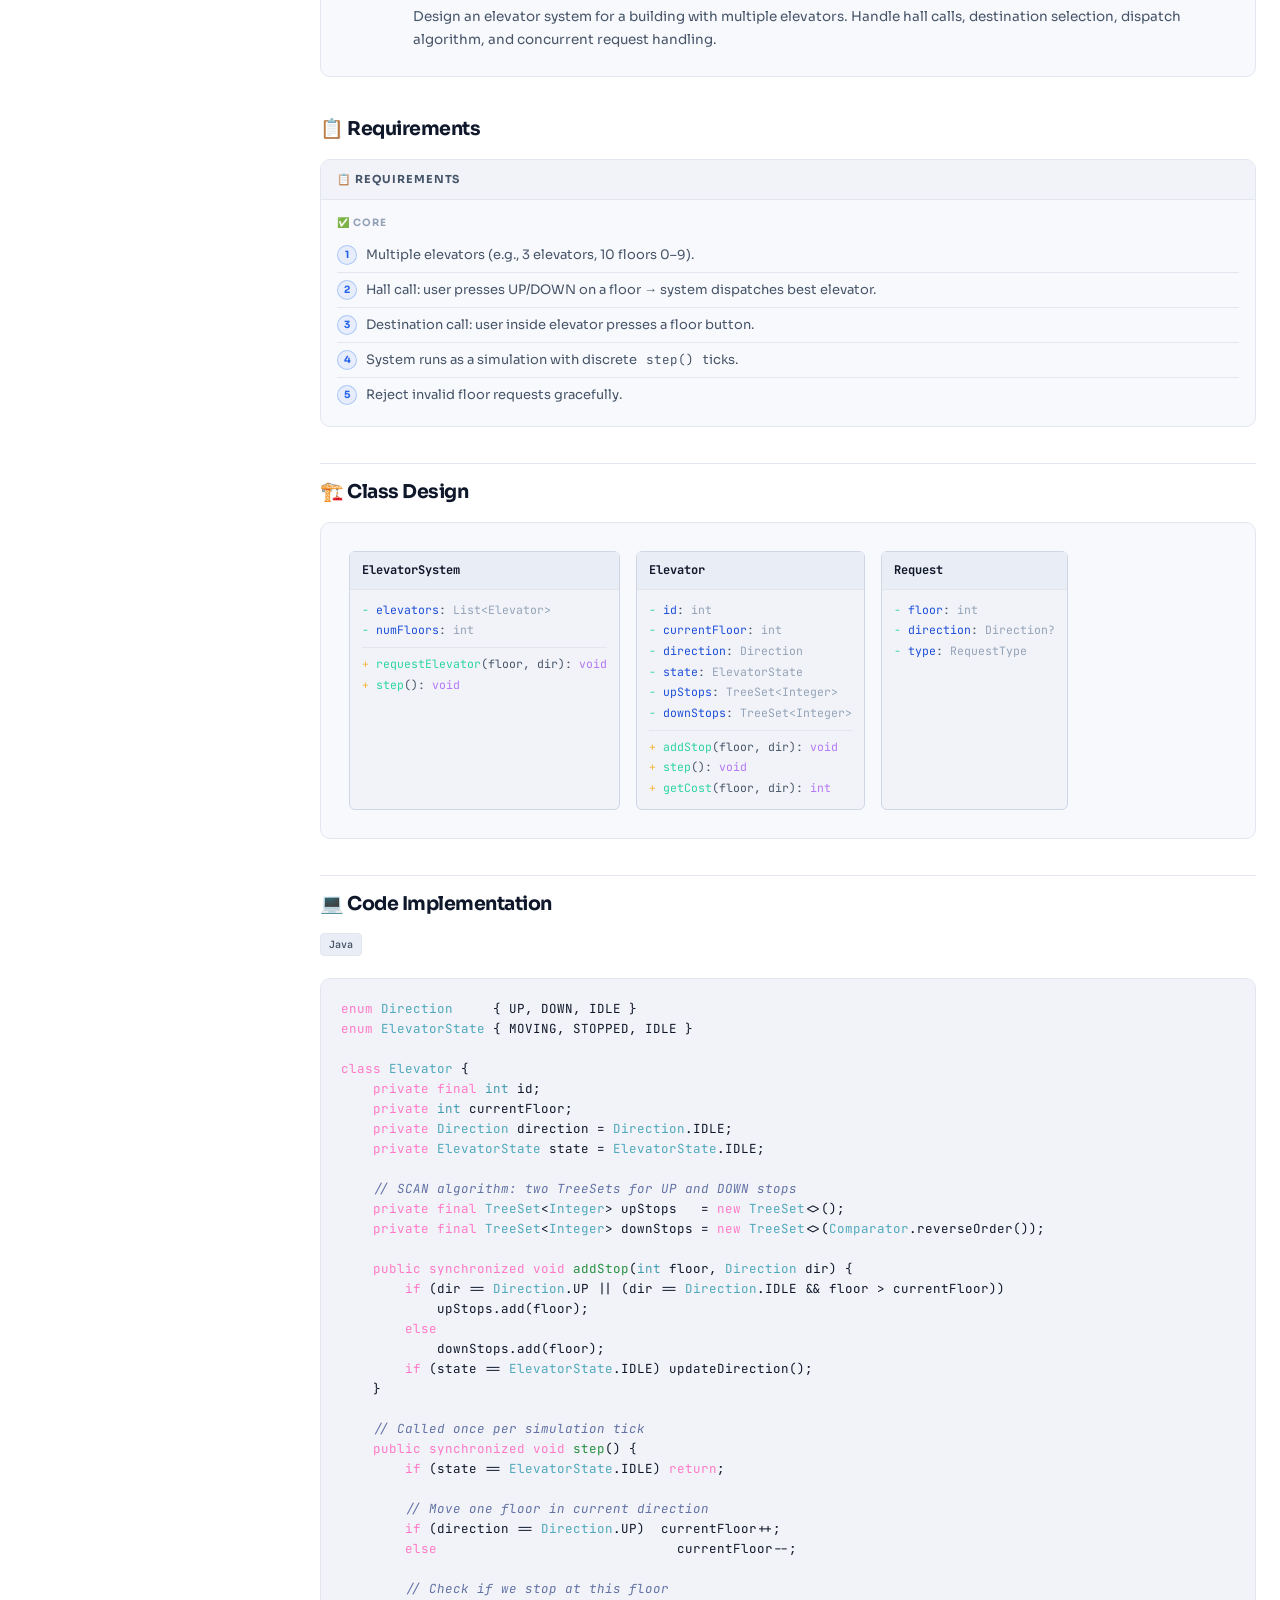
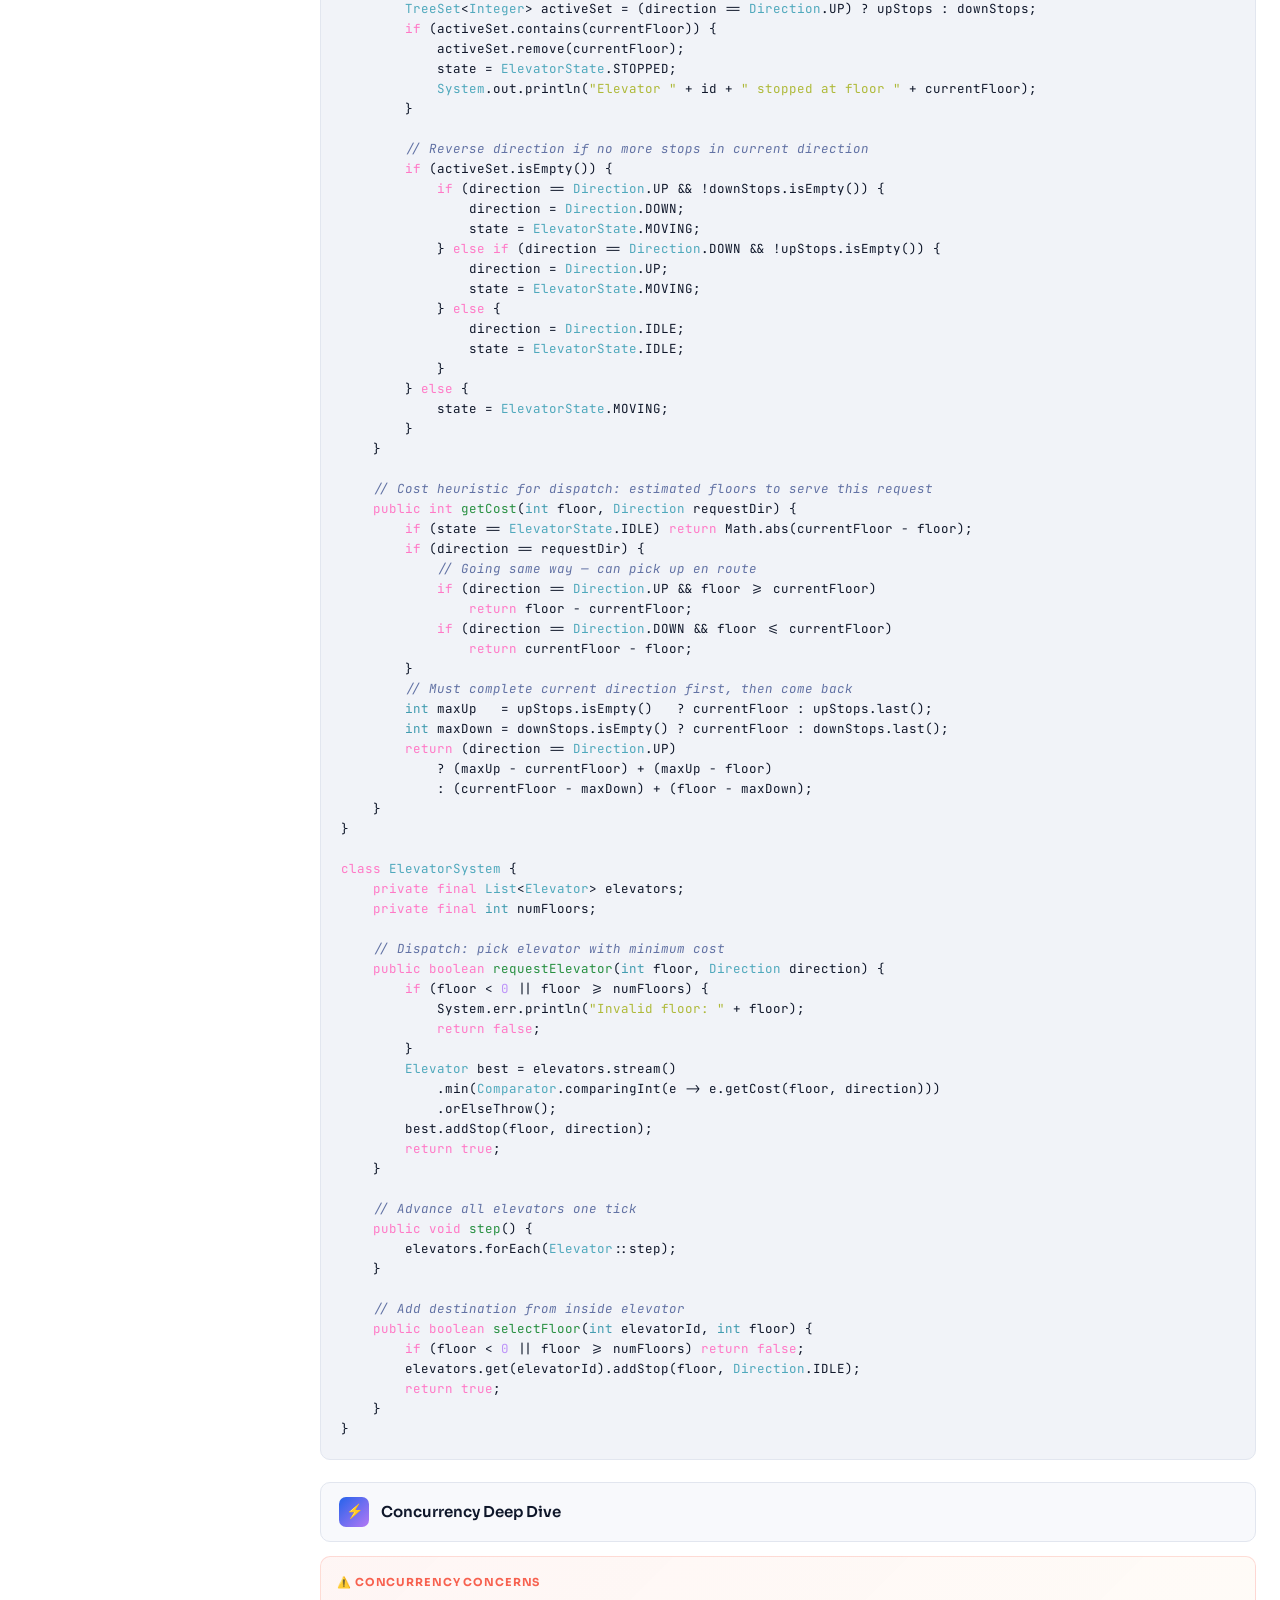
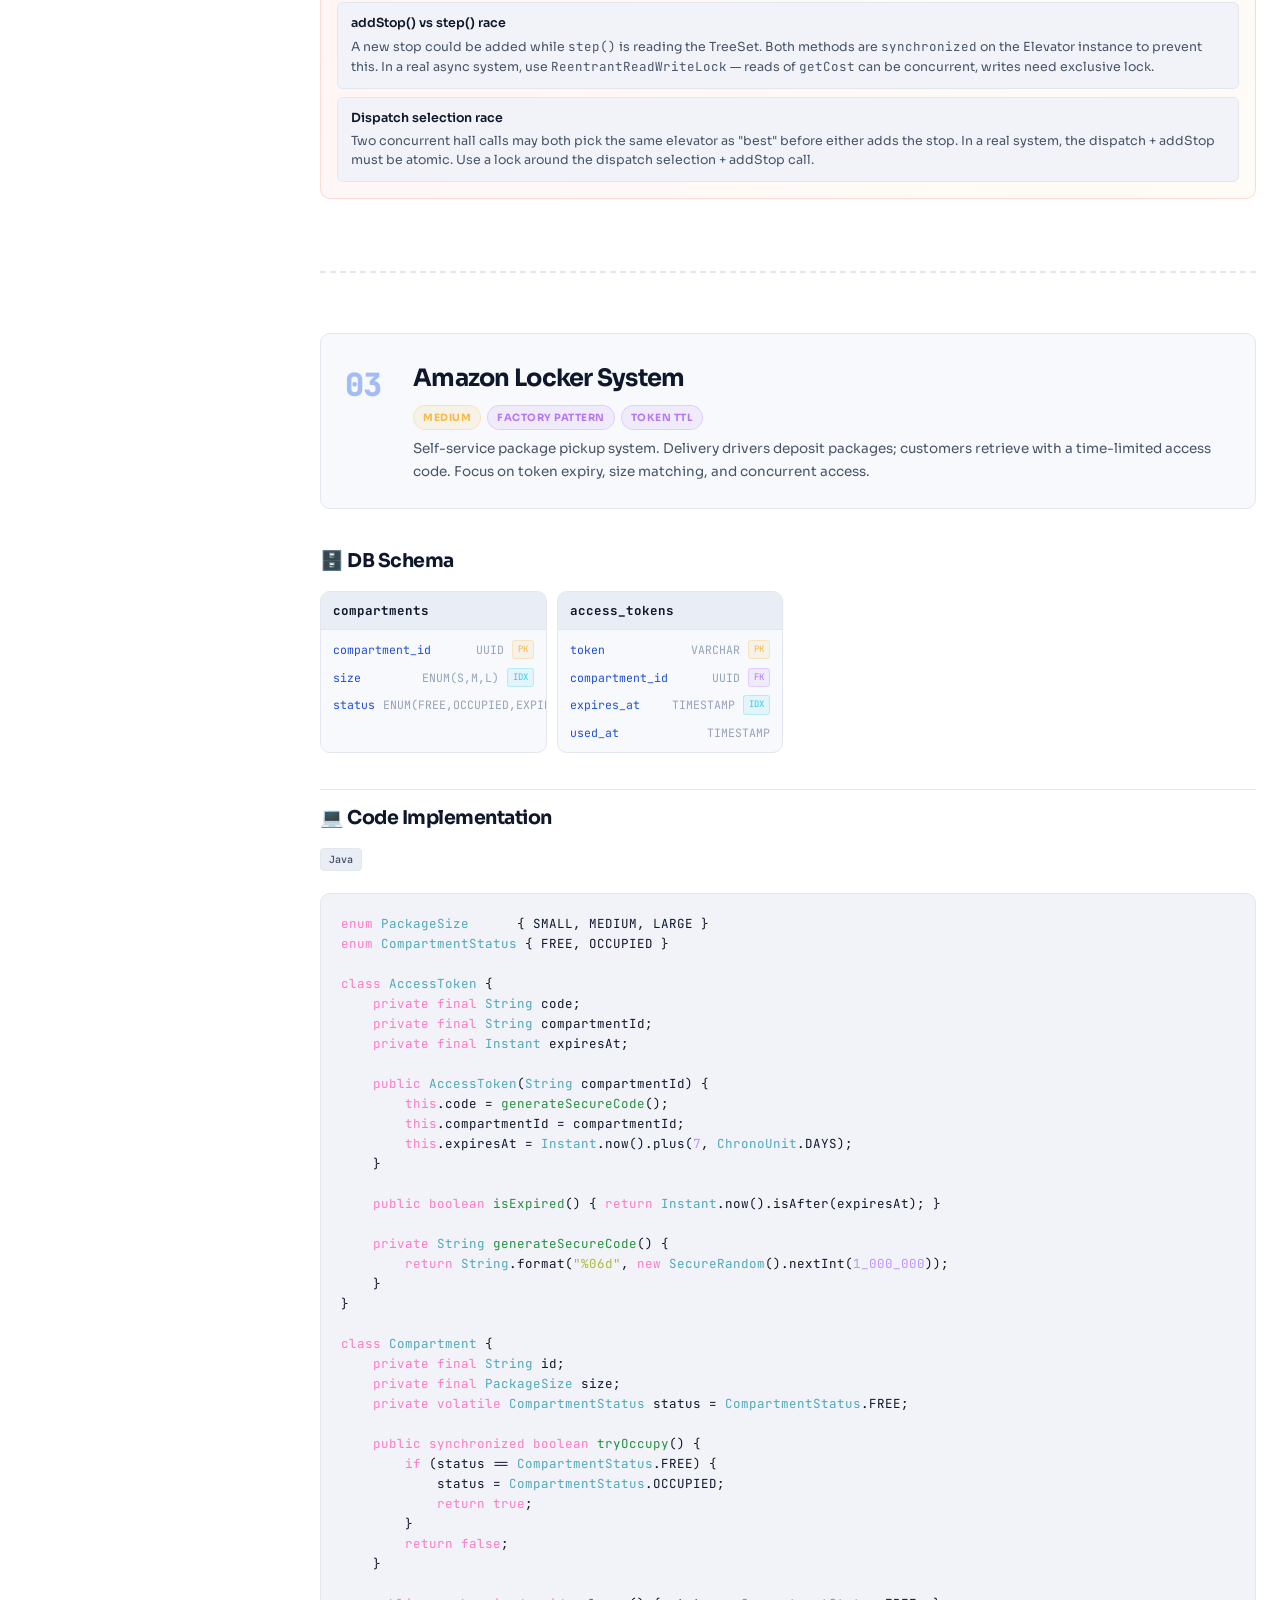
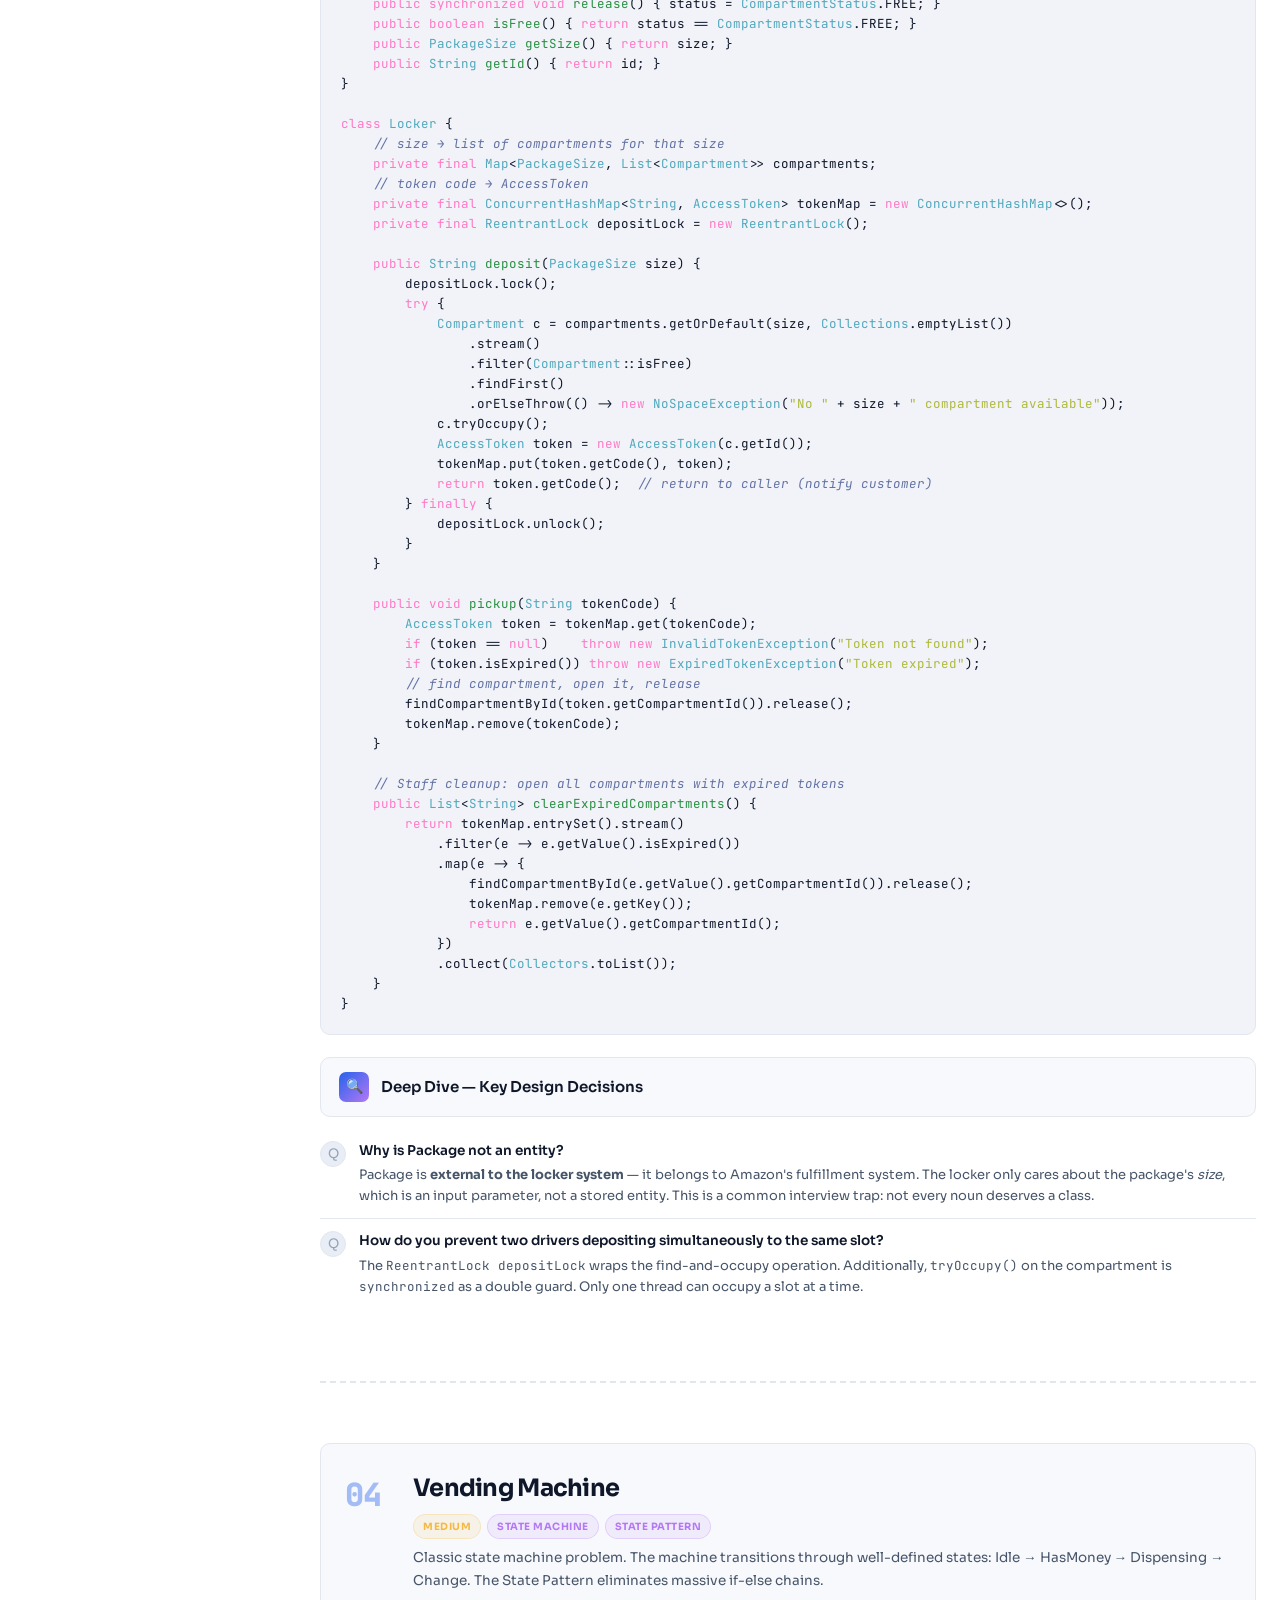
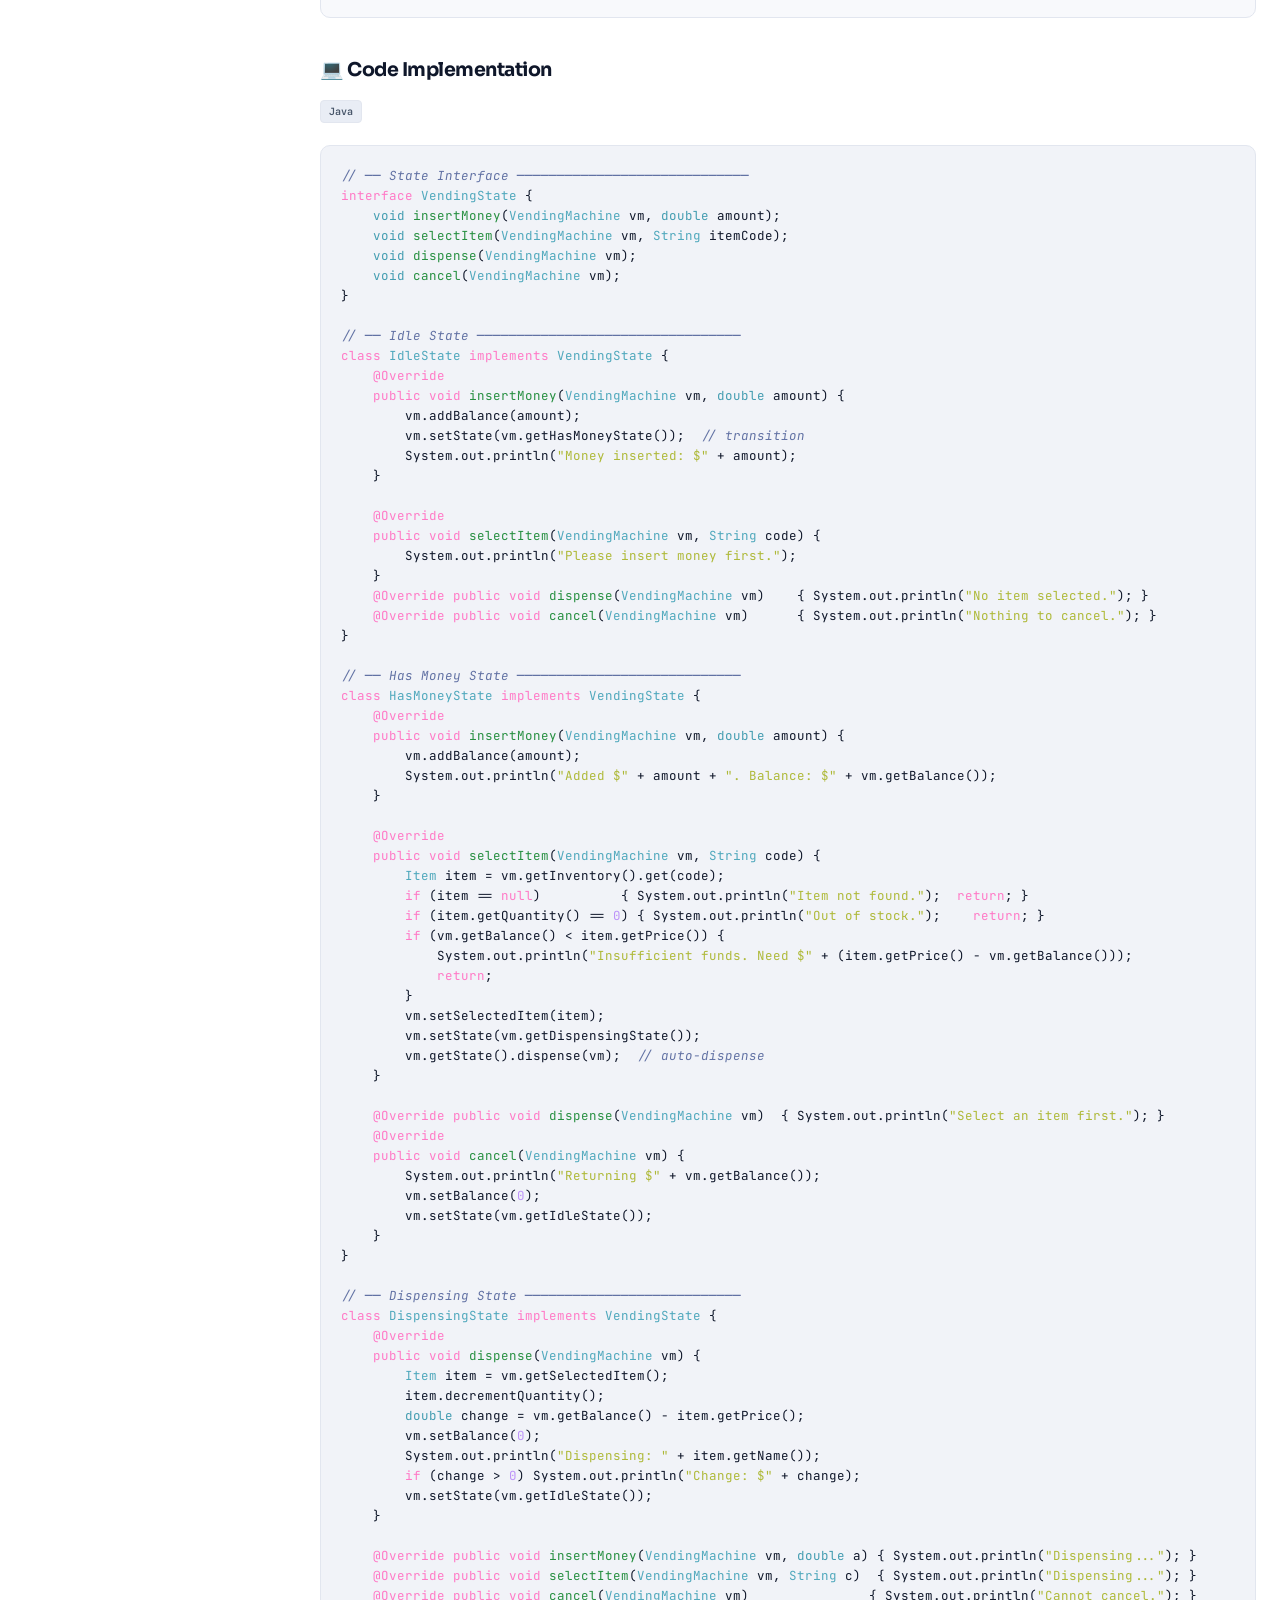
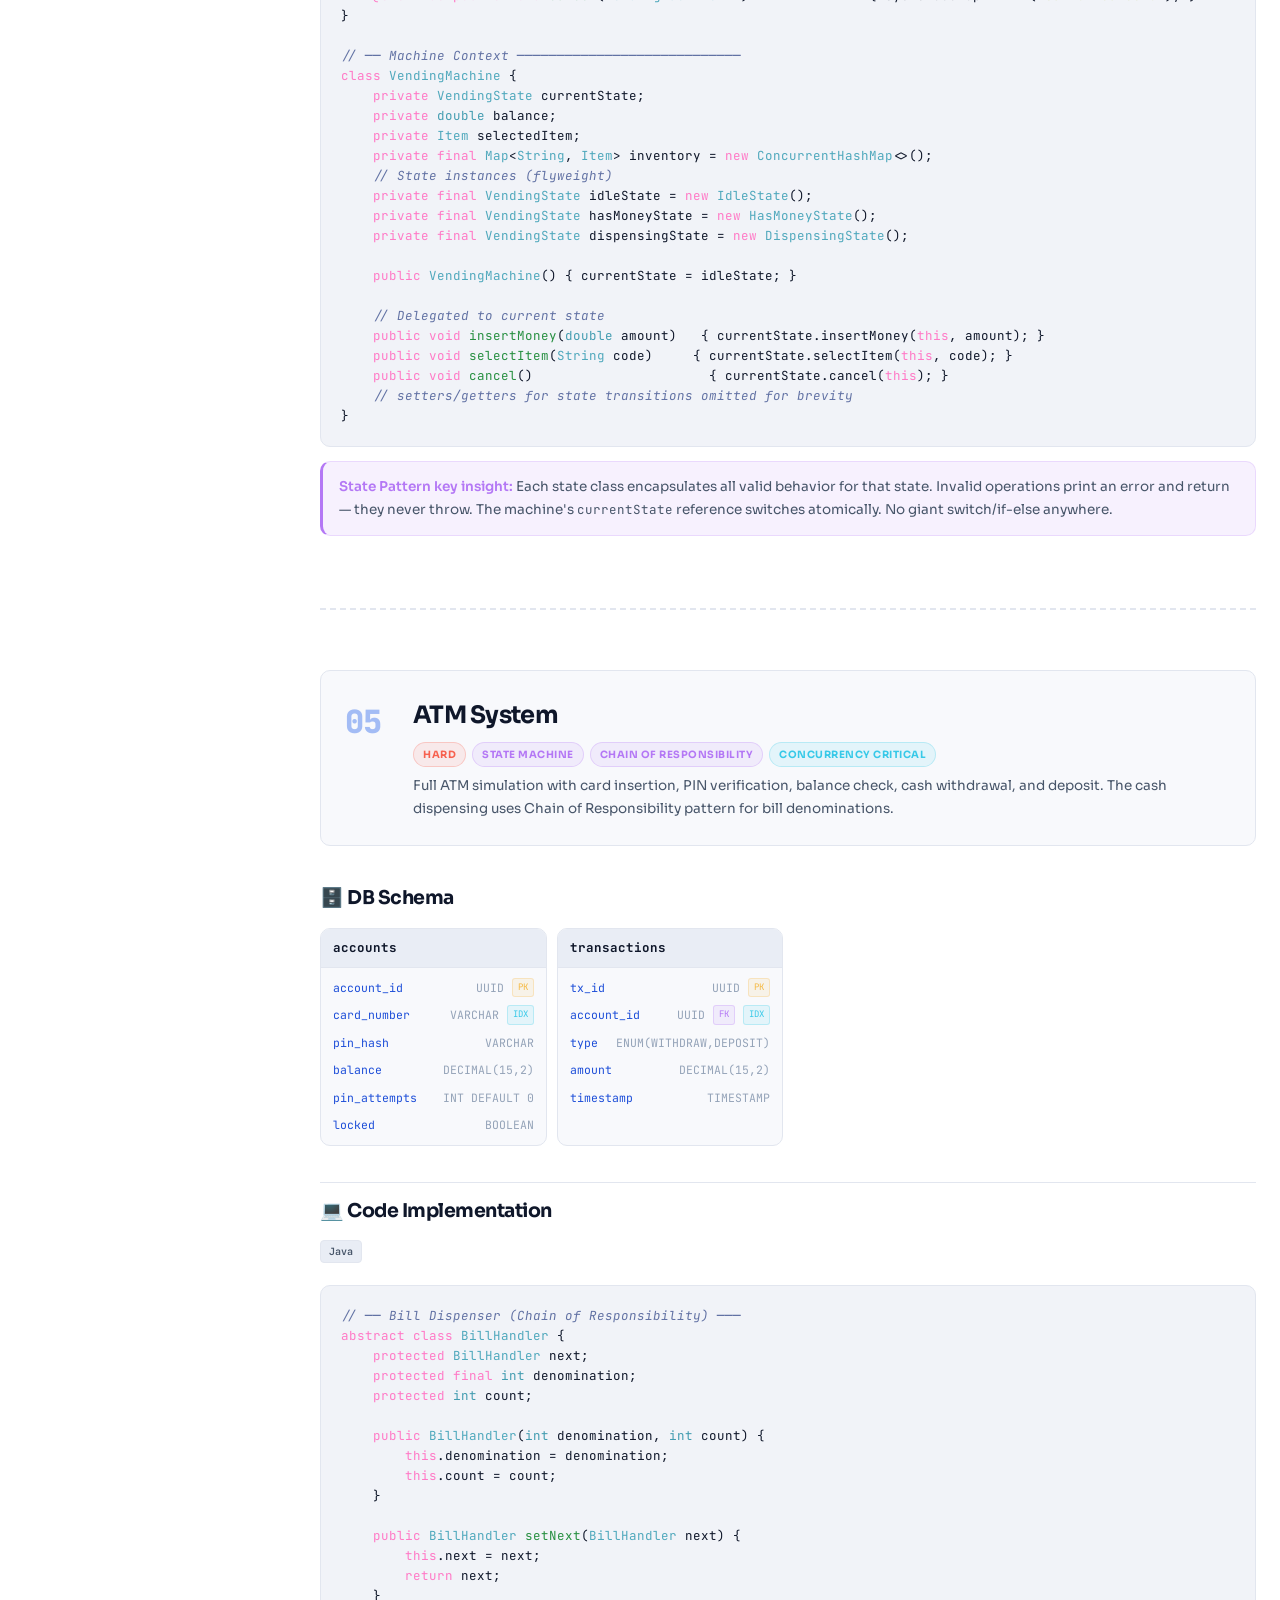
<file: lld_guide.html>
<!DOCTYPE html>
<html lang="en">
<head>
<meta charset="UTF-8"/>
<meta name="viewport" content="width=device-width,initial-scale=1.0"/>
<title>LLD Interview Mastery — 15 Complete Problems</title>
<link rel="preconnect" href="https://fonts.googleapis.com"/>
<link href="https://fonts.googleapis.com/css2?family=Sora:wght@300;400;500;600;700;800&family=JetBrains+Mono:wght@400;500;600&display=swap" rel="stylesheet"/>
<style>
:root{
  --bg:#08090e;
  --s1:#0d0f18;
  --s2:#12151f;
  --s3:#181c28;
  --border:#1f2535;
  --borderl:#28314a;
  --text:#dde4f0;
  --muted:#7a869e;
  --dim:#424d63;
  --acc:#4f8ef7;
  --accl:#7aabff;
  --accg:rgba(79,142,247,0.12);
  --green:#2dd4a0;
  --greeng:rgba(45,212,160,0.1);
  --red:#f7614f;
  --redg:rgba(247,97,79,0.1);
  --amber:#f5b942;
  --amberg:rgba(245,185,66,0.1);
  --purple:#b478f5;
  --purpleg:rgba(180,120,245,0.1);
  --cyan:#38c9e8;
  --cyang:rgba(56,201,232,0.1);
  --r:10px;--rs:6px;

    --bg:#ffffff;
  --s1:#f8f9fc;
  --s2:#f1f3f8;
  --s3:#e9edf5;
  --border:#e2e6ef;
  --borderl:#cfd6e6;
  --text:#0f172a;
  --muted:#475569;
  --dim:#94a3b8;
  --acc:#2563eb;
  --accl:#1d4ed8;
  --accg:rgba(37,99,235,0.08);
}



*{box-sizing:border-box;margin:0;padding:0}
html{scroll-behavior:smooth}
body{background:var(--bg);color:var(--text);font-family:'Sora',sans-serif;font-size:14px;line-height:1.7;min-height:100vh}

/* ── NAV ── */
.topbar{background:var(--s1);border-bottom:1px solid var(--border);padding:0 32px;height:60px;display:flex;align-items:center;justify-content:space-between;position:sticky;top:0;z-index:200}
.logo{font-size:18px;font-weight:800;letter-spacing:-0.04em;color:var(--text)}.logo em{color:var(--acc);font-style:normal}
.nav-pills{display:flex;gap:6px}
.nav-pill{padding:6px 14px;border-radius:20px;font-size:12px;font-weight:600;text-decoration:none;color:var(--muted);border:1px solid var(--border);transition:all .15s}
.nav-pill:hover{color:var(--text);border-color:var(--borderl)}
.nav-pill.active{background:var(--accg);color:var(--accl);border-color:rgba(79,142,247,.35)}

/* ── LAYOUT ── */
.layout{display:flex;max-width:1400px;margin:0 auto;padding:0 24px;gap:36px}

/* ── SIDEBAR ── */
.sidebar{width:260px;flex-shrink:0;padding-top:32px;position:sticky;top:68px;align-self:flex-start;max-height:calc(100vh - 68px);overflow-y:auto}
.sidebar::-webkit-scrollbar{width:3px}.sidebar::-webkit-scrollbar-thumb{background:var(--border);border-radius:3px}
.sb-title{font-size:9px;font-weight:700;letter-spacing:.14em;text-transform:uppercase;color:var(--dim);margin-bottom:8px;padding:0 10px}
.sb-item{display:flex;align-items:center;gap:8px;padding:7px 10px;border-radius:var(--rs);text-decoration:none;color:var(--muted);font-size:12.5px;transition:all .15s;cursor:pointer}
.sb-item:hover{background:var(--s2);color:var(--text)}
.sb-item.active{background:var(--accg);color:var(--accl)}
.sb-num{width:20px;height:20px;border-radius:4px;background:var(--s3);border:1px solid var(--border);font-size:10px;font-weight:700;display:flex;align-items:center;justify-content:center;color:var(--dim);flex-shrink:0}
.sb-item.active .sb-num{background:var(--accg);border-color:rgba(79,142,247,.4);color:var(--acc)}
.sb-section{margin-bottom:20px}

/* ── MAIN ── */
.main{flex:1;min-width:0;padding:32px 0 120px}

/* ── HERO ── */
.hero{margin-bottom:48px;padding:40px;background:linear-gradient(135deg,rgba(79,142,247,.08),rgba(180,120,245,.06));border:1px solid rgba(79,142,247,.2);border-radius:16px;position:relative;overflow:hidden}
.hero::before{content:'';position:absolute;top:-60px;right:-60px;width:200px;height:200px;background:radial-gradient(circle,rgba(79,142,247,.15),transparent 70%);border-radius:50%}
.hero-badge{display:inline-flex;align-items:center;gap:6px;padding:4px 12px;background:var(--accg);border:1px solid rgba(79,142,247,.3);border-radius:20px;font-size:11px;font-weight:700;letter-spacing:.06em;text-transform:uppercase;color:var(--accl);margin-bottom:16px}
.hero-title{font-size:38px;font-weight:800;letter-spacing:-.04em;color:var(--text);line-height:1.1;margin-bottom:12px}
.hero-title span{background:linear-gradient(135deg,var(--acc),var(--purple));-webkit-background-clip:text;-webkit-text-fill-color:transparent;background-clip:text}
.hero-sub{font-size:15px;color:var(--muted);max-width:600px;line-height:1.7;margin-bottom:24px}
.hero-pills{display:flex;gap:8px;flex-wrap:wrap}
.hero-pill{padding:5px 12px;border-radius:20px;font-size:11px;font-weight:600;border:1px solid var(--border);color:var(--muted)}
.hero-pill.green{background:var(--greeng);border-color:rgba(45,212,160,.25);color:var(--green)}
.hero-pill.purple{background:var(--purpleg);border-color:rgba(180,120,245,.25);color:var(--purple)}
.hero-pill.amber{background:var(--amberg);border-color:rgba(245,185,66,.25);color:var(--amber)}

/* ── PROBLEM CARD ── */
.problem{margin-bottom:72px;scroll-margin-top:80px}
.problem-header{display:flex;align-items:flex-start;gap:16px;margin-bottom:24px;padding:24px;background:var(--s1);border:1px solid var(--border);border-radius:var(--r)}
.problem-num{font-size:32px;font-weight:800;letter-spacing:-.04em;color:var(--acc);opacity:.4;min-width:52px;font-family:'JetBrains Mono',monospace}
.problem-meta{flex:1}
.problem-title{font-size:24px;font-weight:700;letter-spacing:-.03em;color:var(--text);margin-bottom:6px}
.problem-tags{display:flex;gap:6px;flex-wrap:wrap;margin-bottom:8px}
.ptag{font-size:10px;font-weight:700;letter-spacing:.05em;text-transform:uppercase;padding:3px 9px;border-radius:20px}
.ptag-hard{background:var(--redg);color:var(--red);border:1px solid rgba(247,97,79,.25)}
.ptag-med{background:var(--amberg);color:var(--amber);border:1px solid rgba(245,185,66,.25)}
.ptag-easy{background:var(--greeng);color:var(--green);border:1px solid rgba(45,212,160,.25)}
.ptag-pat{background:var(--purpleg);color:var(--purple);border:1px solid rgba(180,120,245,.25)}
.ptag-cyan{background:var(--cyang);color:var(--cyan);border:1px solid rgba(56,201,232,.25)}
.problem-desc{font-size:13.5px;color:var(--muted);line-height:1.7}

/* ── SECTION HEADINGS ── */
h2{font-size:19px;font-weight:700;letter-spacing:-.025em;color:var(--text);margin:36px 0 12px;padding-top:12px;border-top:1px solid var(--border);display:flex;align-items:center;gap:8px}
h2:first-of-type{border-top:none;margin-top:0}
h3{font-size:15px;font-weight:600;color:var(--text);margin:22px 0 8px}
h4{font-size:11px;font-weight:700;text-transform:uppercase;letter-spacing:.08em;color:var(--dim);margin:16px 0 6px}
p{margin-bottom:12px;color:var(--muted);line-height:1.75}
p strong{color:var(--text);font-weight:600}
a{color:var(--accl);text-decoration:none}

/* ── REQ BOX ── */
.req-wrap{background:var(--s1);border:1px solid var(--border);border-radius:var(--r);margin:14px 0;overflow:hidden}
.req-head{padding:10px 16px;background:var(--s2);border-bottom:1px solid var(--border);font-size:11px;font-weight:700;text-transform:uppercase;letter-spacing:.08em;color:var(--muted);display:flex;align-items:center;gap:7px}
.req-body{padding:14px 16px}
.req-group{margin-bottom:14px}.req-group:last-child{margin-bottom:0}
.req-glabel{font-size:10px;font-weight:700;text-transform:uppercase;letter-spacing:.09em;color:var(--dim);margin-bottom:7px}
.req-list{list-style:none}
.req-item{display:flex;align-items:flex-start;gap:9px;padding:6px 0;font-size:13px;color:var(--muted);border-bottom:1px solid var(--border)}
.req-item:last-child{border-bottom:none}
.rn{width:20px;height:20px;border-radius:50%;background:var(--accg);border:1px solid rgba(79,142,247,.4);color:var(--acc);font-size:10px;font-weight:700;display:flex;align-items:center;justify-content:center;flex-shrink:0;margin-top:1px}
.rn-x{background:var(--s2);border-color:var(--border);color:var(--dim)}

/* ── CODE BLOCKS ── */
pre{background:#060810;border:1px solid var(--border);border-radius:var(--r);padding:20px;overflow-x:auto;margin:14px 0;line-height:1.6}
pre{
  background:var(--s2);
  border:1px solid var(--border);
  color:var(--text);
}
.light-theme pre{
  background:#f6f8fa;
}

/* optional syntax tuning */
.light-theme .cm{color:#6b7280}
.light-theme .kw{color:#d73a49}
.light-theme .fn{color:#005cc5}
.light-theme .str{color:#032f62}
.light-theme .num{color:#6f42c1}
code,pre{font-family:'JetBrains Mono',monospace;font-size:12.5px}
.code-label{font-size:10px;font-weight:700;text-transform:uppercase;letter-spacing:.08em;color:var(--dim);margin-bottom:6px;display:block}
.lang-tag{display:inline-block;padding:2px 8px;background:var(--s3);border:1px solid var(--border);border-radius:4px;font-size:10px;font-weight:600;color:var(--muted);margin-bottom:8px;font-family:'JetBrains Mono',monospace}
/* syntax */
.kw{color:#ff79c6}.cl{color:#4fa8bc}.fn{color:#268f40}
.str{color:#aeb938}.cm{color:#6272a4;font-style:italic}
.num{color:#bd93f9}.dec{color:#ffb86c}.pr{color:#61a1cd}
.op{color:#ff79c6}.ty{color:#429cb0}

/* ── SOLUTION CARDS ── */
.sol{border-radius:var(--r);border:1px solid var(--border);margin:14px 0;overflow:hidden}
.sol-head{padding:12px 18px;display:flex;align-items:center;gap:10px;border-bottom:1px solid var(--border);background:var(--s1)}
.badge{font-size:10px;font-weight:700;letter-spacing:.06em;text-transform:uppercase;padding:3px 9px;border-radius:20px}
.badge-bad{background:var(--redg);color:var(--red);border:1px solid rgba(247,97,79,.25)}
.badge-good{background:var(--amberg);color:var(--amber);border:1px solid rgba(245,185,66,.25)}
.badge-great{background:var(--greeng);color:var(--green);border:1px solid rgba(45,212,160,.25)}
.sol-title{font-size:14px;font-weight:600;color:var(--text)}
.sol-body{padding:18px;background:var(--s2)}
.sl{font-size:10px;font-weight:700;text-transform:uppercase;letter-spacing:.08em;color:var(--dim);margin:14px 0 6px}.sl:first-child{margin-top:0}

/* ── BOXES ── */
.box{border-radius:var(--r);padding:14px 16px;margin:14px 0;font-size:13.5px;color:var(--muted)}
.box strong{font-weight:600}
.box-acc{background:var(--accg);border:1px solid rgba(79,142,247,.25);border-left:3px solid var(--acc)}.box-acc strong{color:var(--accl)}
.box-green{background:var(--greeng);border:1px solid rgba(45,212,160,.2);border-left:3px solid var(--green)}.box-green strong{color:var(--green)}
.box-amber{background:var(--amberg);border:1px solid rgba(245,185,66,.2);border-left:3px solid var(--amber)}.box-amber strong{color:var(--amber)}
.box-red{background:var(--redg);border:1px solid rgba(247,97,79,.2);border-left:3px solid var(--red)}.box-red strong{color:var(--red)}
.box-purple{background:var(--purpleg);border:1px solid rgba(180,120,245,.2);border-left:3px solid var(--purple)}.box-purple strong{color:var(--purple)}

/* ── TABLE ── */
.tw{background:var(--s1);border:1px solid var(--border);border-radius:var(--r);overflow:hidden;margin:14px 0}
table{width:100%;border-collapse:collapse;font-size:13px}
th{text-align:left;padding:9px 13px;background:var(--s2);color:var(--muted);font-weight:600;font-size:11px;letter-spacing:.04em;border-bottom:1px solid var(--border)}
td{padding:9px 13px;border-bottom:1px solid var(--border);color:var(--muted);vertical-align:top}
tr:last-child td{border-bottom:none}
tr:hover td{background:var(--s2)}
td strong{color:var(--text);font-weight:500}

/* ── ENTITY CARDS ── */
.entities{display:grid;grid-template-columns:repeat(auto-fill,minmax(200px,1fr));gap:10px;margin:14px 0}
.ent{background:var(--s1);border:1px solid var(--border);border-radius:var(--r);padding:14px;transition:border-color .15s}
.ent:hover{border-color:var(--acc)}
.ent-name{font-size:12.5px;font-weight:700;color:var(--text);margin-bottom:6px;font-family:'JetBrains Mono',monospace}
.ent-fields{font-size:11.5px;color:var(--dim);line-height:1.9;font-family:'JetBrains Mono',monospace}
.ek{color:var(--accl)}.et{color:var(--dim)}

/* ── PILL ── */
.pill{display:inline-flex;align-items:center;background:var(--s2);border:1px solid var(--border);border-radius:20px;padding:1px 8px;font-size:11.5px;color:var(--muted);font-family:'JetBrains Mono',monospace;vertical-align:middle}
.pill-a{background:var(--accg);border-color:rgba(79,142,247,.3);color:var(--accl)}

/* ── STEP LIST ── */
.steps{list-style:none;margin:12px 0}
.step{display:flex;gap:13px;padding:11px 0;border-bottom:1px solid var(--border);align-items:flex-start}
.step:last-child{border-bottom:none}
.step-n{width:26px;height:26px;flex-shrink:0;background:var(--acc);border-radius:50%;display:flex;align-items:center;justify-content:center;font-size:11px;font-weight:700;color:#fff;margin-top:1px}
.step-a{width:26px;height:26px;flex-shrink:0;background:var(--s3);border:1px solid var(--border);border-radius:50%;display:flex;align-items:center;justify-content:center;font-size:13px;color:var(--dim);margin-top:1px}
.step-b{flex:1}
.step-t{font-size:13.5px;font-weight:600;color:var(--text);margin-bottom:3px}
.step-d{font-size:13px;color:var(--muted);line-height:1.6}

/* ── TRADEOFFS ── */
.trow{display:grid;grid-template-columns:1fr 1fr;gap:10px;margin:12px 0}
.tcol{border-radius:var(--r);padding:13px}
.tcol.pros{background:var(--greeng);border:1px solid rgba(45,212,160,.18)}
.tcol.cons{background:var(--redg);border:1px solid rgba(247,97,79,.18)}
.tcol-t{font-size:10px;font-weight:700;text-transform:uppercase;letter-spacing:.08em;margin-bottom:8px}
.tcol.pros .tcol-t{color:var(--green)}.tcol.cons .tcol-t{color:var(--red)}
.ti{display:flex;gap:6px;font-size:12.5px;color:var(--muted);margin-bottom:6px;line-height:1.5}
.ti:last-child{margin-bottom:0}

/* ── DEEP DIVE HEADER ── */
.dd-head{display:flex;align-items:center;gap:12px;background:var(--s1);border:1px solid var(--border);border-radius:var(--r);padding:14px 18px;margin:22px 0 12px}
.dd-n{width:30px;height:30px;background:linear-gradient(135deg,var(--acc),var(--purple));border-radius:7px;display:flex;align-items:center;justify-content:center;font-size:14px;font-weight:700;color:#fff;flex-shrink:0}
.dd-t{font-size:15px;font-weight:600;color:var(--text)}

/* ── CLASS DIAGRAM ── */
.class-diagram{background:var(--s1);border:1px solid var(--border);border-radius:var(--r);padding:22px;margin:14px 0;font-family:'JetBrains Mono',monospace;font-size:12px;overflow-x:auto}
.cd-class{display:inline-block;background:var(--s2);border:1.5px solid var(--borderl);border-radius:6px;margin:6px;vertical-align:top;min-width:180px}
.cd-class.interface{border-color:var(--purple);border-style:dashed}
.cd-class.abstract{border-color:var(--amber)}
.cd-head{padding:8px 12px;background:var(--s3);border-bottom:1px solid var(--border);font-weight:700;color:var(--text);font-size:12px}
.cd-head .interface-label{font-size:9px;color:var(--purple);display:block;font-weight:400}
.cd-head .abstract-label{font-size:9px;color:var(--amber);display:block;font-weight:400}
.cd-body{padding:10px 12px}
.cd-field{color:var(--muted);font-size:11.5px;line-height:1.8}
.cd-field .vis{color:var(--green)}
.cd-field .field-name{color:var(--accl)}
.cd-field .field-type{color:var(--dim)}
.cd-divider{border-top:1px solid var(--border);margin:6px 0}
.cd-method{color:var(--muted);font-size:11.5px;line-height:1.8}
.cd-method .vis{color:var(--amber)}
.cd-method .method-name{color:var(--green)}
.cd-method .return-type{color:var(--purple)}
.cd-grid{display:flex;flex-wrap:wrap;gap:4px}
.cd-arrow{color:var(--dim);padding:8px;font-size:13px;align-self:center}

/* ── CONCURRENCY BOX ── */
.conc-box{background:linear-gradient(135deg,rgba(247,97,79,.06),rgba(245,185,66,.04));border:1px solid rgba(247,97,79,.2);border-radius:var(--r);padding:16px;margin:14px 0}
.conc-title{font-size:11px;font-weight:700;text-transform:uppercase;letter-spacing:.08em;color:var(--red);margin-bottom:10px;display:flex;align-items:center;gap:6px}
.conc-items{display:grid;gap:8px}
.conc-item{background:var(--s2);border:1px solid var(--border);border-radius:var(--rs);padding:10px 13px}
.conc-item-t{font-size:12.5px;font-weight:600;color:var(--text);margin-bottom:3px}
.conc-item-d{font-size:12.5px;color:var(--muted);line-height:1.55}

/* ── DIVIDER ── */
.divider{height:1px;background:var(--border);margin:28px 0}

/* ── DB SCHEMA ── */
.schema-grid{display:grid;grid-template-columns:repeat(auto-fill,minmax(220px,1fr));gap:10px;margin:14px 0}
.schema-table{background:var(--s1);border:1px solid var(--border);border-radius:var(--r);overflow:hidden}
.schema-thead{padding:8px 12px;background:var(--s3);border-bottom:1px solid var(--border);display:flex;align-items:center;gap:8px}
.schema-tname{font-size:12.5px;font-weight:700;color:var(--text);font-family:'JetBrains Mono',monospace}
.schema-tbody{padding:6px 0}
.schema-col{display:flex;align-items:center;gap:8px;padding:4px 12px;font-size:11.5px;font-family:'JetBrains Mono',monospace}
.schema-col-name{color:var(--accl);flex:1}
.schema-col-type{color:var(--dim)}
.schema-col-pk{font-size:9px;background:var(--amberg);color:var(--amber);border:1px solid rgba(245,185,66,.25);padding:1px 5px;border-radius:3px}
.schema-col-fk{font-size:9px;background:var(--purpleg);color:var(--purple);border:1px solid rgba(180,120,245,.25);padding:1px 5px;border-radius:3px}
.schema-col-idx{font-size:9px;background:var(--cyang);color:var(--cyan);border:1px solid rgba(56,201,232,.25);padding:1px 5px;border-radius:3px}

/* ── PROBLEM DIVIDER ── */
.prob-divider{border:none;border-top:2px dashed var(--border);margin:60px 0}

@media(max-width:900px){.sidebar{display:none}.hero-title{font-size:26px}.trow{grid-template-columns:1fr}}
</style>
</head>
<body>

  <script>
const btn = document.getElementById("themeToggle");

btn.addEventListener("click", () => {
  document.body.classList.toggle("light-theme");

  if(document.body.classList.contains("light-theme")){
    localStorage.setItem("theme","light");
  } else {
    localStorage.setItem("theme","dark");
  }
});

// load saved theme
window.onload = () => {
  const theme = localStorage.getItem("theme");
  if(theme === "light"){
    document.body.classList.add("light-theme");
  }
};

// optional: auto-detect system theme
if(!localStorage.getItem("theme")){
  if(window.matchMedia("(prefers-color-scheme: light)").matches){
    document.body.classList.add("light-theme");
  }
}
</script>

<nav class="topbar">
  <div class="logo"><em>interview</em> <span style="color:var(--dim);font-size:12px;font-weight:400;margin-left:8px">/ LLD Mastery</span></div>
  <div class="nav-pills">
    <a href="#p1" class="nav-pill active">P1–5</a>
    <a href="#p6" class="nav-pill">P6–10</a>
    <a href="#p11" class="nav-pill">P11–15</a>
    <button id="themeToggle" style="
  margin-left:12px;
  padding:6px 12px;
  border-radius:6px;
  border:1px solid var(--border);
  background:var(--s2);
  color:var(--text);
  cursor:pointer;
">
  Toggle Theme
</button>
  </div>
</nav>

<div class="layout">
<!-- SIDEBAR -->
<aside class="sidebar">
  <div class="sb-section">
    <div class="sb-title">Creational / State</div>
    <a href="#p1" class="sb-item active"><span class="sb-num">01</span>Parking Lot</a>
    <a href="#p2" class="sb-item"><span class="sb-num">02</span>Elevator System</a>
    <a href="#p3" class="sb-item"><span class="sb-num">03</span>Amazon Locker</a>
    <a href="#p4" class="sb-item"><span class="sb-num">04</span>Vending Machine</a>
    <a href="#p5" class="sb-item"><span class="sb-num">05</span>ATM System</a>
  </div>
  <div class="sb-section">
    <div class="sb-title">Concurrency Heavy</div>
    <a href="#p6" class="sb-item"><span class="sb-num">06</span>Rate Limiter</a>
    <a href="#p7" class="sb-item"><span class="sb-num">07</span>Task Scheduler</a>
    <a href="#p8" class="sb-item"><span class="sb-num">08</span>Thread-Safe Queue</a>
    <a href="#p9" class="sb-item"><span class="sb-num">09</span>Pub/Sub System</a>
    <a href="#p10" class="sb-item"><span class="sb-num">10</span>Connection Pool</a>
  </div>
  <div class="sb-section">
    <div class="sb-title">Game / Logic</div>
    <a href="#p11" class="sb-item"><span class="sb-num">11</span>Chess / Board Game</a>
    <a href="#p12" class="sb-item"><span class="sb-num">12</span>Splitwise</a>
    <a href="#p13" class="sb-item"><span class="sb-num">13</span>Movie Ticket Booking</a>
    <a href="#p14" class="sb-item"><span class="sb-num">14</span>Library Management</a>
    <a href="#p15" class="sb-item"><span class="sb-num">15</span>Food Delivery</a>
  </div>
</aside>

<!-- MAIN -->
<main class="main">

<!-- HERO -->
<div class="hero">
  <div class="hero-badge">📚 LLD Interview Prep — 2025</div>
  <div class="hero-title">Master <span>15 LLD Problems</span><br/>in One Guide</div>
  <div class="hero-sub">Every problem includes: Requirements → Entities → DB Schema → Class Design → Code Implementation → Concurrency Handling → Deep Dives. Designed for FAANG-level interviews tomorrow.</div>
  <div class="hero-pills">
    <span class="hero-pill green">✓ SOLID Principles</span>
    <span class="hero-pill purple">✓ Design Patterns</span>
    <span class="hero-pill amber">✓ Concurrency</span>
    <span class="hero-pill green">✓ Full Code</span>
    <span class="hero-pill purple">✓ DB Schema</span>
    <span class="hero-pill amber">✓ Deep Dives</span>
  </div>
</div>

<!-- ═══════════════════════════════════════════════════
  PROBLEM 1: PARKING LOT
═══════════════════════════════════════════════════ -->
<div class="problem" id="p1">
<div class="problem-header">
  <div class="problem-num">01</div>
  <div class="problem-meta">
    <div class="problem-title">Parking Lot System</div>
    <div class="problem-tags">
      <span class="ptag ptag-med">Medium</span>
      <span class="ptag ptag-pat">State Machine</span>
      <span class="ptag ptag-pat">Strategy Pattern</span>
      <span class="ptag ptag-cyan">Concurrency</span>
    </div>
    <div class="problem-desc">Design a parking lot system that manages multiple floors, different vehicle types, and generates tickets. Classic state machine problem with real concurrency challenges around slot assignment.</div>
  </div>
</div>

<h2>📋 Requirements</h2>
<div class="req-wrap">
  <div class="req-head">📋 Functional Requirements</div>
  <div class="req-body">
    <div class="req-group">
      <div class="req-glabel">✅ Core</div>
      <ul class="req-list">
        <li class="req-item"><span class="rn">1</span>Support multiple vehicle types: Motorcycle, Car, Truck — each needs a different slot size.</li>
        <li class="req-item"><span class="rn">2</span>Vehicle parks: system finds nearest available slot, issues a ticket with entry time.</li>
        <li class="req-item"><span class="rn">3</span>Vehicle exits: system calculates fee based on duration and vehicle type, marks slot free.</li>
        <li class="req-item"><span class="rn">4</span>Query available slots by floor and vehicle type.</li>
        <li class="req-item"><span class="rn">5</span>Support multiple floors.</li>
      </ul>
    </div>
    <div class="req-group">
      <div class="req-glabel">🚫 Out of scope</div>
      <ul class="req-list">
        <li class="req-item"><span class="rn rn-x">—</span>Payment processing integration, online reservation</li>
      </ul>
    </div>
  </div>
</div>

<h2>🗄️ Database Schema</h2>
<div class="schema-grid">
  <div class="schema-table">
    <div class="schema-thead"><div class="schema-tname">parking_slots</div></div>
    <div class="schema-tbody">
      <div class="schema-col"><span class="schema-col-name">slot_id</span><span class="schema-col-type">UUID</span><span class="schema-col-pk">PK</span></div>
      <div class="schema-col"><span class="schema-col-name">floor_number</span><span class="schema-col-type">INT</span><span class="schema-col-idx">IDX</span></div>
      <div class="schema-col"><span class="schema-col-name">slot_number</span><span class="schema-col-type">INT</span></div>
      <div class="schema-col"><span class="schema-col-name">slot_type</span><span class="schema-col-type">ENUM(SMALL,MED,LARGE)</span></div>
      <div class="schema-col"><span class="schema-col-name">status</span><span class="schema-col-type">ENUM(FREE,OCCUPIED)</span><span class="schema-col-idx">IDX</span></div>
    </div>
  </div>
  <div class="schema-table">
    <div class="schema-thead"><div class="schema-tname">tickets</div></div>
    <div class="schema-tbody">
      <div class="schema-col"><span class="schema-col-name">ticket_id</span><span class="schema-col-type">UUID</span><span class="schema-col-pk">PK</span></div>
      <div class="schema-col"><span class="schema-col-name">slot_id</span><span class="schema-col-type">UUID</span><span class="schema-col-fk">FK</span></div>
      <div class="schema-col"><span class="schema-col-name">vehicle_type</span><span class="schema-col-type">ENUM</span></div>
      <div class="schema-col"><span class="schema-col-name">license_plate</span><span class="schema-col-type">VARCHAR</span></div>
      <div class="schema-col"><span class="schema-col-name">entry_time</span><span class="schema-col-type">TIMESTAMP</span></div>
      <div class="schema-col"><span class="schema-col-name">exit_time</span><span class="schema-col-type">TIMESTAMP</span></div>
      <div class="schema-col"><span class="schema-col-name">fee_charged</span><span class="schema-col-type">DECIMAL</span></div>
    </div>
  </div>
</div>
<div class="box box-acc"><strong>Indexing strategy:</strong> Composite index on <span class="pill">(floor_number, slot_type, status)</span> for fast "find nearest available slot" queries. The ticket table has index on <span class="pill">slot_id</span> for fast exit processing.</div>

<h2>🏗️ Class Design</h2>
<div class="class-diagram">
  <div class="cd-grid">
    <div class="cd-class interface">
      <div class="cd-head"><span class="interface-label">&lt;&lt;interface&gt;&gt;</span>FeeStrategy</div>
      <div class="cd-body">
        <div class="cd-method"><span class="vis">+</span> <span class="method-name">calculateFee</span>(hours: double): <span class="return-type">double</span></div>
      </div>
    </div>
    <div class="cd-arrow">←implements</div>
    <div class="cd-class">
      <div class="cd-head">HourlyFeeStrategy</div>
      <div class="cd-body">
        <div class="cd-field"><span class="vis">-</span> <span class="field-name">ratePerHour</span>: <span class="field-type">double</span></div>
        <div class="cd-divider"></div>
        <div class="cd-method"><span class="vis">+</span> <span class="method-name">calculateFee</span>(hours): <span class="return-type">double</span></div>
      </div>
    </div>
    <div class="cd-class">
      <div class="cd-head">ParkingSlot</div>
      <div class="cd-body">
        <div class="cd-field"><span class="vis">-</span> <span class="field-name">slotId</span>: <span class="field-type">String</span></div>
        <div class="cd-field"><span class="vis">-</span> <span class="field-name">floorNumber</span>: <span class="field-type">int</span></div>
        <div class="cd-field"><span class="vis">-</span> <span class="field-name">slotNumber</span>: <span class="field-type">int</span></div>
        <div class="cd-field"><span class="vis">-</span> <span class="field-name">slotType</span>: <span class="field-type">SlotType</span></div>
        <div class="cd-field"><span class="vis">-</span> <span class="field-name">status</span>: <span class="field-type">SlotStatus</span></div>
        <div class="cd-divider"></div>
        <div class="cd-method"><span class="vis">+</span> <span class="method-name">park</span>(): <span class="return-type">void</span></div>
        <div class="cd-method"><span class="vis">+</span> <span class="method-name">free</span>(): <span class="return-type">void</span></div>
        <div class="cd-method"><span class="vis">+</span> <span class="method-name">isAvailable</span>(): <span class="return-type">boolean</span></div>
      </div>
    </div>
    <div class="cd-class">
      <div class="cd-head">ParkingLot (Singleton)</div>
      <div class="cd-body">
        <div class="cd-field"><span class="vis">-</span> <span class="field-name">instance</span>: <span class="field-type">ParkingLot</span></div>
        <div class="cd-field"><span class="vis">-</span> <span class="field-name">floors</span>: <span class="field-type">List&lt;Floor&gt;</span></div>
        <div class="cd-field"><span class="vis">-</span> <span class="field-name">feeStrategy</span>: <span class="field-type">FeeStrategy</span></div>
        <div class="cd-divider"></div>
        <div class="cd-method"><span class="vis">+</span> <span class="method-name">park</span>(v: Vehicle): <span class="return-type">Ticket</span></div>
        <div class="cd-method"><span class="vis">+</span> <span class="method-name">exit</span>(t: Ticket): <span class="return-type">double</span></div>
        <div class="cd-method"><span class="vis">+</span> <span class="method-name">getAvailableSlots</span>(t): <span class="return-type">List</span></div>
      </div>
    </div>
    <div class="cd-class">
      <div class="cd-head">Ticket</div>
      <div class="cd-body">
        <div class="cd-field"><span class="vis">-</span> <span class="field-name">ticketId</span>: <span class="field-type">String</span></div>
        <div class="cd-field"><span class="vis">-</span> <span class="field-name">slot</span>: <span class="field-type">ParkingSlot</span></div>
        <div class="cd-field"><span class="vis">-</span> <span class="field-name">vehicle</span>: <span class="field-type">Vehicle</span></div>
        <div class="cd-field"><span class="vis">-</span> <span class="field-name">entryTime</span>: <span class="field-type">LocalDateTime</span></div>
      </div>
    </div>
  </div>
</div>

<h2>💻 Code Implementation</h2>
<span class="lang-tag">Java</span>
<pre>
<span class="cm">// ── Enums ──────────────────────────────────────</span>
<span class="kw">enum</span> <span class="cl">VehicleType</span> { MOTORCYCLE, CAR, TRUCK }
<span class="kw">enum</span> <span class="cl">SlotType</span>    { SMALL, MEDIUM, LARGE }
<span class="kw">enum</span> <span class="cl">SlotStatus</span>  { FREE, OCCUPIED }

<span class="cm">// ── Fee Strategy (Strategy Pattern) ────────────</span>
<span class="kw">interface</span> <span class="cl">FeeStrategy</span> {
    <span class="ty">double</span> <span class="fn">calculateFee</span>(<span class="ty">long</span> durationMinutes);
}

<span class="kw">class</span> <span class="cl">HourlyFeeStrategy</span> <span class="kw">implements</span> <span class="cl">FeeStrategy</span> {
    <span class="kw">private final</span> <span class="ty">double</span> ratePerHour;

    <span class="kw">public</span> <span class="cl">HourlyFeeStrategy</span>(<span class="ty">double</span> ratePerHour) {
        <span class="kw">this</span>.ratePerHour = ratePerHour;
    }

    <span class="kw">@Override</span>
    <span class="kw">public</span> <span class="ty">double</span> <span class="fn">calculateFee</span>(<span class="ty">long</span> durationMinutes) {
        <span class="ty">double</span> hours = Math.ceil(durationMinutes / <span class="num">60.0</span>);
        <span class="kw">return</span> hours * ratePerHour;
    }
}

<span class="cm">// ── Parking Slot ────────────────────────────────</span>
<span class="kw">class</span> <span class="cl">ParkingSlot</span> {
    <span class="kw">private final</span> <span class="cl">String</span> slotId;
    <span class="kw">private final</span> <span class="ty">int</span> floorNumber;
    <span class="kw">private final</span> <span class="ty">int</span> slotNumber;
    <span class="kw">private final</span> <span class="cl">SlotType</span> slotType;
    <span class="kw">private volatile</span> <span class="cl">SlotStatus</span> status;  <span class="cm">// volatile for visibility</span>

    <span class="kw">public synchronized boolean</span> <span class="fn">park</span>() {
        <span class="kw">if</span> (status == <span class="cl">SlotStatus</span>.FREE) {
            status = <span class="cl">SlotStatus</span>.OCCUPIED;
            <span class="kw">return true</span>;
        }
        <span class="kw">return false</span>;  <span class="cm">// already taken — race condition handled</span>
    }

    <span class="kw">public synchronized void</span> <span class="fn">free</span>() {
        status = <span class="cl">SlotStatus</span>.FREE;
    }

    <span class="kw">public boolean</span> <span class="fn">isAvailable</span>() { <span class="kw">return</span> status == <span class="cl">SlotStatus</span>.FREE; }
    <span class="cm">// getters omitted for brevity</span>
}

<span class="cm">// ── Ticket ──────────────────────────────────────</span>
<span class="kw">class</span> <span class="cl">Ticket</span> {
    <span class="kw">private final</span> <span class="cl">String</span> ticketId;
    <span class="kw">private final</span> <span class="cl">ParkingSlot</span> slot;
    <span class="kw">private final</span> <span class="cl">VehicleType</span> vehicleType;
    <span class="kw">private final</span> <span class="cl">String</span> licensePlate;
    <span class="kw">private final</span> <span class="cl">LocalDateTime</span> entryTime;

    <span class="kw">public</span> <span class="cl">Ticket</span>(<span class="cl">ParkingSlot</span> slot, <span class="cl">VehicleType</span> type, <span class="cl">String</span> plate) {
        <span class="kw">this</span>.ticketId = <span class="cl">UUID</span>.randomUUID().toString();
        <span class="kw">this</span>.slot = slot;
        <span class="kw">this</span>.vehicleType = type;
        <span class="kw">this</span>.licensePlate = plate;
        <span class="kw">this</span>.entryTime = <span class="cl">LocalDateTime</span>.now();
    }

    <span class="kw">public long</span> <span class="fn">getDurationMinutes</span>() {
        <span class="kw">return</span> <span class="cl">ChronoUnit</span>.MINUTES.between(entryTime, <span class="cl">LocalDateTime</span>.now());
    }
}

<span class="cm">// ── Floor ───────────────────────────────────────</span>
<span class="kw">class</span> <span class="cl">Floor</span> {
    <span class="kw">private final</span> <span class="ty">int</span> floorNumber;
    <span class="cm">// Map: SlotType → TreeSet sorted by slotNumber for nearest-first</span>
    <span class="kw">private final</span> <span class="cl">Map</span>&lt;<span class="cl">SlotType</span>, <span class="cl">TreeSet</span>&lt;<span class="cl">ParkingSlot</span>&gt;&gt; availableSlots;
    <span class="kw">private final</span> <span class="cl">ReentrantLock</span> lock = <span class="kw">new</span> <span class="cl">ReentrantLock</span>();

    <span class="kw">public</span> <span class="cl">Optional</span>&lt;<span class="cl">ParkingSlot</span>&gt; <span class="fn">findAndOccupySlot</span>(<span class="cl">SlotType</span> type) {
        lock.lock();
        <span class="kw">try</span> {
            <span class="cl">TreeSet</span>&lt;<span class="cl">ParkingSlot</span>&gt; slots = availableSlots.get(type);
            <span class="kw">if</span> (slots == <span class="kw">null</span> || slots.isEmpty()) <span class="kw">return</span> <span class="cl">Optional</span>.empty();
            <span class="cl">ParkingSlot</span> slot = slots.first(); <span class="cm">// nearest slot</span>
            <span class="kw">if</span> (slot.park()) {   <span class="cm">// atomic park attempt</span>
                slots.remove(slot);
                <span class="kw">return</span> <span class="cl">Optional</span>.of(slot);
            }
            <span class="kw">return</span> <span class="cl">Optional</span>.empty();
        } <span class="kw">finally</span> {
            lock.unlock();
        }
    }

    <span class="kw">public void</span> <span class="fn">returnSlot</span>(<span class="cl">ParkingSlot</span> slot) {
        lock.lock();
        <span class="kw">try</span> {
            slot.free();
            availableSlots.get(slot.getSlotType()).add(slot);
        } <span class="kw">finally</span> {
            lock.unlock();
        }
    }
}

<span class="cm">// ── ParkingLot (Singleton) ───────────────────────</span>
<span class="kw">public class</span> <span class="cl">ParkingLot</span> {
    <span class="kw">private static volatile</span> <span class="cl">ParkingLot</span> instance;
    <span class="kw">private final</span> <span class="cl">List</span>&lt;<span class="cl">Floor</span>&gt; floors;
    <span class="kw">private final</span> <span class="cl">Map</span>&lt;<span class="cl">String</span>, <span class="cl">Ticket</span>&gt; activeTickets;  <span class="cm">// ticketId → Ticket</span>
    <span class="kw">private final</span> <span class="cl">FeeStrategy</span> feeStrategy;

    <span class="cm">// Double-checked locking Singleton</span>
    <span class="kw">public static</span> <span class="cl">ParkingLot</span> <span class="fn">getInstance</span>() {
        <span class="kw">if</span> (instance == <span class="kw">null</span>) {
            <span class="kw">synchronized</span> (<span class="cl">ParkingLot</span>.class) {
                <span class="kw">if</span> (instance == <span class="kw">null</span>) {
                    instance = <span class="kw">new</span> <span class="cl">ParkingLot</span>();
                }
            }
        }
        <span class="kw">return</span> instance;
    }

    <span class="kw">public</span> <span class="cl">Ticket</span> <span class="fn">park</span>(<span class="cl">VehicleType</span> vehicleType, <span class="cl">String</span> licensePlate) {
        <span class="cl">SlotType</span> required = <span class="fn">getRequiredSlotType</span>(vehicleType);
        <span class="kw">for</span> (<span class="cl">Floor</span> floor : floors) {   <span class="cm">// prefer ground floor first</span>
            <span class="cl">Optional</span>&lt;<span class="cl">ParkingSlot</span>&gt; slot = floor.findAndOccupySlot(required);
            <span class="kw">if</span> (slot.isPresent()) {
                <span class="cl">Ticket</span> ticket = <span class="kw">new</span> <span class="cl">Ticket</span>(slot.get(), vehicleType, licensePlate);
                activeTickets.put(ticket.getTicketId(), ticket);
                <span class="kw">return</span> ticket;
            }
        }
        <span class="kw">throw new</span> <span class="cl">ParkingFullException</span>(<span class="str">"No slots available for "</span> + vehicleType);
    }

    <span class="kw">public double</span> <span class="fn">exit</span>(<span class="cl">String</span> ticketId) {
        <span class="cl">Ticket</span> ticket = activeTickets.remove(ticketId);
        <span class="kw">if</span> (ticket == <span class="kw">null</span>) <span class="kw">throw new</span> <span class="cl">InvalidTicketException</span>(ticketId);
        <span class="ty">double</span> fee = feeStrategy.calculateFee(ticket.getDurationMinutes());
        <span class="cm">// return slot to its floor</span>
        <span class="ty">int</span> floorIdx = ticket.getSlot().getFloorNumber();
        floors.get(floorIdx).returnSlot(ticket.getSlot());
        <span class="kw">return</span> fee;
    }

    <span class="kw">private</span> <span class="cl">SlotType</span> <span class="fn">getRequiredSlotType</span>(<span class="cl">VehicleType</span> v) {
        <span class="kw">return switch</span> (v) {
            <span class="kw">case</span> MOTORCYCLE -> <span class="cl">SlotType</span>.SMALL;
            <span class="kw">case</span> CAR        -> <span class="cl">SlotType</span>.MEDIUM;
            <span class="kw">case</span> TRUCK      -> <span class="cl">SlotType</span>.LARGE;
        };
    }
}
</pre>

<div class="dd-head"><div class="dd-n">⚡</div><div class="dd-t">Concurrency Deep Dive</div></div>
<div class="conc-box">
  <div class="conc-title">⚠️ Race Conditions to Handle</div>
  <div class="conc-items">
    <div class="conc-item">
      <div class="conc-item-t">Double-booking a slot</div>
      <div class="conc-item-d">Two threads both see a slot as FREE simultaneously. Fix: <strong>ReentrantLock on each Floor</strong> wraps the find-and-mark-occupied operation atomically. The <code>slot.park()</code> method is also <code>synchronized</code> as a secondary guard.</div>
    </div>
    <div class="conc-item">
      <div class="conc-item-t">Singleton initialization race</div>
      <div class="conc-item-d">Use <strong>double-checked locking</strong> with <code>volatile</code> on the instance field. Without <code>volatile</code>, the JVM can reorder instructions and return a partially-constructed object.</div>
    </div>
    <div class="conc-item">
      <div class="conc-item-t">activeTickets ConcurrentModification</div>
      <div class="conc-item-d">Use <code>ConcurrentHashMap</code> for the activeTickets map instead of HashMap to handle concurrent park/exit calls safely.</div>
    </div>
  </div>
</div>

<div class="dd-head"><div class="dd-n">🔍</div><div class="dd-t">Design Deep Dive — Interviewer Questions</div></div>
<div class="steps">
  <li class="step"><div class="step-a">Q</div><div class="step-b"><div class="step-t">What if a motorcycle can park in a larger slot when small slots are full?</div><div class="step-d">Modify <code>getRequiredSlotType</code> to return a priority list. In <code>park()</code>, iterate through SlotType.SMALL → MEDIUM → LARGE until a slot is found. This is the <strong>fallback strategy</strong>.</div></div></li>
  <li class="step"><div class="step-a">Q</div><div class="step-b"><div class="step-t">How would you add hourly rate variations (weekday vs weekend)?</div><div class="step-d">The <strong>Strategy Pattern</strong> for FeeStrategy already handles this. Create a <code>TimeSensitiveFeeStrategy</code> that checks <code>DayOfWeek</code> inside <code>calculateFee()</code>. The ParkingLot just calls the interface.</div></div></li>
  <li class="step"><div class="step-a">Q</div><div class="step-b"><div class="step-t">How would you support reservations (pre-booking a slot)?</div><div class="step-d">Add a RESERVED status to SlotStatus enum. Add a <code>ReservationService</code> that creates time-bounded reservations. A background job scans for expired reservations and frees them. The <code>findAndOccupySlot</code> method skips RESERVED slots unless the reservation token matches.</div></div></li>
</div>
</div>

<hr class="prob-divider"/>

<!-- ═══════════════════════════════════════════════════
  PROBLEM 2: ELEVATOR SYSTEM
═══════════════════════════════════════════════════ -->
<div class="problem" id="p2">
<div class="problem-header">
  <div class="problem-num">02</div>
  <div class="problem-meta">
    <div class="problem-title">Elevator Control System</div>
    <div class="problem-tags">
      <span class="ptag ptag-hard">Hard</span>
      <span class="ptag ptag-pat">State Machine</span>
      <span class="ptag ptag-pat">SCAN Algorithm</span>
      <span class="ptag ptag-cyan">Simulation</span>
    </div>
    <div class="problem-desc">Design an elevator system for a building with multiple elevators. Handle hall calls, destination selection, dispatch algorithm, and concurrent request handling.</div>
  </div>
</div>

<h2>📋 Requirements</h2>
<div class="req-wrap">
  <div class="req-head">📋 Requirements</div>
  <div class="req-body">
    <div class="req-group">
      <div class="req-glabel">✅ Core</div>
      <ul class="req-list">
        <li class="req-item"><span class="rn">1</span>Multiple elevators (e.g., 3 elevators, 10 floors 0–9).</li>
        <li class="req-item"><span class="rn">2</span>Hall call: user presses UP/DOWN on a floor → system dispatches best elevator.</li>
        <li class="req-item"><span class="rn">3</span>Destination call: user inside elevator presses a floor button.</li>
        <li class="req-item"><span class="rn">4</span>System runs as a simulation with discrete <code>step()</code> ticks.</li>
        <li class="req-item"><span class="rn">5</span>Reject invalid floor requests gracefully.</li>
      </ul>
    </div>
  </div>
</div>

<h2>🏗️ Class Design</h2>
<div class="class-diagram">
  <div class="cd-grid">
    <div class="cd-class">
      <div class="cd-head">ElevatorSystem</div>
      <div class="cd-body">
        <div class="cd-field"><span class="vis">-</span> <span class="field-name">elevators</span>: <span class="field-type">List&lt;Elevator&gt;</span></div>
        <div class="cd-field"><span class="vis">-</span> <span class="field-name">numFloors</span>: <span class="field-type">int</span></div>
        <div class="cd-divider"></div>
        <div class="cd-method"><span class="vis">+</span> <span class="method-name">requestElevator</span>(floor, dir): <span class="return-type">void</span></div>
        <div class="cd-method"><span class="vis">+</span> <span class="method-name">step</span>(): <span class="return-type">void</span></div>
      </div>
    </div>
    <div class="cd-class">
      <div class="cd-head">Elevator</div>
      <div class="cd-body">
        <div class="cd-field"><span class="vis">-</span> <span class="field-name">id</span>: <span class="field-type">int</span></div>
        <div class="cd-field"><span class="vis">-</span> <span class="field-name">currentFloor</span>: <span class="field-type">int</span></div>
        <div class="cd-field"><span class="vis">-</span> <span class="field-name">direction</span>: <span class="field-type">Direction</span></div>
        <div class="cd-field"><span class="vis">-</span> <span class="field-name">state</span>: <span class="field-type">ElevatorState</span></div>
        <div class="cd-field"><span class="vis">-</span> <span class="field-name">upStops</span>: <span class="field-type">TreeSet&lt;Integer&gt;</span></div>
        <div class="cd-field"><span class="vis">-</span> <span class="field-name">downStops</span>: <span class="field-type">TreeSet&lt;Integer&gt;</span></div>
        <div class="cd-divider"></div>
        <div class="cd-method"><span class="vis">+</span> <span class="method-name">addStop</span>(floor, dir): <span class="return-type">void</span></div>
        <div class="cd-method"><span class="vis">+</span> <span class="method-name">step</span>(): <span class="return-type">void</span></div>
        <div class="cd-method"><span class="vis">+</span> <span class="method-name">getCost</span>(floor, dir): <span class="return-type">int</span></div>
      </div>
    </div>
    <div class="cd-class">
      <div class="cd-head">Request</div>
      <div class="cd-body">
        <div class="cd-field"><span class="vis">-</span> <span class="field-name">floor</span>: <span class="field-type">int</span></div>
        <div class="cd-field"><span class="vis">-</span> <span class="field-name">direction</span>: <span class="field-type">Direction?</span></div>
        <div class="cd-field"><span class="vis">-</span> <span class="field-name">type</span>: <span class="field-type">RequestType</span></div>
      </div>
    </div>
  </div>
</div>

<h2>💻 Code Implementation</h2>
<span class="lang-tag">Java</span>
<pre>
<span class="kw">enum</span> <span class="cl">Direction</span>     { UP, DOWN, IDLE }
<span class="kw">enum</span> <span class="cl">ElevatorState</span> { MOVING, STOPPED, IDLE }

<span class="kw">class</span> <span class="cl">Elevator</span> {
    <span class="kw">private final</span> <span class="ty">int</span> id;
    <span class="kw">private</span> <span class="ty">int</span> currentFloor;
    <span class="kw">private</span> <span class="cl">Direction</span> direction = <span class="cl">Direction</span>.IDLE;
    <span class="kw">private</span> <span class="cl">ElevatorState</span> state = <span class="cl">ElevatorState</span>.IDLE;

    <span class="cm">// SCAN algorithm: two TreeSets for UP and DOWN stops</span>
    <span class="kw">private final</span> <span class="cl">TreeSet</span>&lt;<span class="cl">Integer</span>&gt; upStops   = <span class="kw">new</span> <span class="cl">TreeSet</span>&lt;&gt;();
    <span class="kw">private final</span> <span class="cl">TreeSet</span>&lt;<span class="cl">Integer</span>&gt; downStops = <span class="kw">new</span> <span class="cl">TreeSet</span>&lt;&gt;(<span class="cl">Comparator</span>.reverseOrder());

    <span class="kw">public synchronized void</span> <span class="fn">addStop</span>(<span class="ty">int</span> floor, <span class="cl">Direction</span> dir) {
        <span class="kw">if</span> (dir == <span class="cl">Direction</span>.UP || (dir == <span class="cl">Direction</span>.IDLE && floor > currentFloor))
            upStops.add(floor);
        <span class="kw">else</span>
            downStops.add(floor);
        <span class="kw">if</span> (state == <span class="cl">ElevatorState</span>.IDLE) updateDirection();
    }

    <span class="cm">// Called once per simulation tick</span>
    <span class="kw">public synchronized void</span> <span class="fn">step</span>() {
        <span class="kw">if</span> (state == <span class="cl">ElevatorState</span>.IDLE) <span class="kw">return</span>;

        <span class="cm">// Move one floor in current direction</span>
        <span class="kw">if</span> (direction == <span class="cl">Direction</span>.UP)  currentFloor++;
        <span class="kw">else</span>                              currentFloor--;

        <span class="cm">// Check if we stop at this floor</span>
        <span class="cl">TreeSet</span>&lt;<span class="cl">Integer</span>&gt; activeSet = (direction == <span class="cl">Direction</span>.UP) ? upStops : downStops;
        <span class="kw">if</span> (activeSet.contains(currentFloor)) {
            activeSet.remove(currentFloor);
            state = <span class="cl">ElevatorState</span>.STOPPED;
            <span class="cl">System</span>.out.println(<span class="str">"Elevator "</span> + id + <span class="str">" stopped at floor "</span> + currentFloor);
        }

        <span class="cm">// Reverse direction if no more stops in current direction</span>
        <span class="kw">if</span> (activeSet.isEmpty()) {
            <span class="kw">if</span> (direction == <span class="cl">Direction</span>.UP && !downStops.isEmpty()) {
                direction = <span class="cl">Direction</span>.DOWN;
                state = <span class="cl">ElevatorState</span>.MOVING;
            } <span class="kw">else if</span> (direction == <span class="cl">Direction</span>.DOWN && !upStops.isEmpty()) {
                direction = <span class="cl">Direction</span>.UP;
                state = <span class="cl">ElevatorState</span>.MOVING;
            } <span class="kw">else</span> {
                direction = <span class="cl">Direction</span>.IDLE;
                state = <span class="cl">ElevatorState</span>.IDLE;
            }
        } <span class="kw">else</span> {
            state = <span class="cl">ElevatorState</span>.MOVING;
        }
    }

    <span class="cm">// Cost heuristic for dispatch: estimated floors to serve this request</span>
    <span class="kw">public int</span> <span class="fn">getCost</span>(<span class="ty">int</span> floor, <span class="cl">Direction</span> requestDir) {
        <span class="kw">if</span> (state == <span class="cl">ElevatorState</span>.IDLE) <span class="kw">return</span> Math.abs(currentFloor - floor);
        <span class="kw">if</span> (direction == requestDir) {
            <span class="cm">// Going same way — can pick up en route</span>
            <span class="kw">if</span> (direction == <span class="cl">Direction</span>.UP && floor >= currentFloor)
                <span class="kw">return</span> floor - currentFloor;
            <span class="kw">if</span> (direction == <span class="cl">Direction</span>.DOWN && floor &lt;= currentFloor)
                <span class="kw">return</span> currentFloor - floor;
        }
        <span class="cm">// Must complete current direction first, then come back</span>
        <span class="ty">int</span> maxUp   = upStops.isEmpty()   ? currentFloor : upStops.last();
        <span class="ty">int</span> maxDown = downStops.isEmpty() ? currentFloor : downStops.last();
        <span class="kw">return</span> (direction == <span class="cl">Direction</span>.UP)
            ? (maxUp - currentFloor) + (maxUp - floor)
            : (currentFloor - maxDown) + (floor - maxDown);
    }
}

<span class="kw">class</span> <span class="cl">ElevatorSystem</span> {
    <span class="kw">private final</span> <span class="cl">List</span>&lt;<span class="cl">Elevator</span>&gt; elevators;
    <span class="kw">private final</span> <span class="ty">int</span> numFloors;

    <span class="cm">// Dispatch: pick elevator with minimum cost</span>
    <span class="kw">public boolean</span> <span class="fn">requestElevator</span>(<span class="ty">int</span> floor, <span class="cl">Direction</span> direction) {
        <span class="kw">if</span> (floor &lt; <span class="num">0</span> || floor >= numFloors) {
            System.err.println(<span class="str">"Invalid floor: "</span> + floor);
            <span class="kw">return false</span>;
        }
        <span class="cl">Elevator</span> best = elevators.stream()
            .min(<span class="cl">Comparator</span>.comparingInt(e -> e.getCost(floor, direction)))
            .orElseThrow();
        best.addStop(floor, direction);
        <span class="kw">return true</span>;
    }

    <span class="cm">// Advance all elevators one tick</span>
    <span class="kw">public void</span> <span class="fn">step</span>() {
        elevators.forEach(<span class="cl">Elevator</span>::step);
    }

    <span class="cm">// Add destination from inside elevator</span>
    <span class="kw">public boolean</span> <span class="fn">selectFloor</span>(<span class="ty">int</span> elevatorId, <span class="ty">int</span> floor) {
        <span class="kw">if</span> (floor &lt; <span class="num">0</span> || floor >= numFloors) <span class="kw">return false</span>;
        elevators.get(elevatorId).addStop(floor, <span class="cl">Direction</span>.IDLE);
        <span class="kw">return true</span>;
    }
}
</pre>

<div class="dd-head"><div class="dd-n">⚡</div><div class="dd-t">Concurrency Deep Dive</div></div>
<div class="conc-box">
  <div class="conc-title">⚠️ Concurrency Concerns</div>
  <div class="conc-items">
    <div class="conc-item">
      <div class="conc-item-t">addStop() vs step() race</div>
      <div class="conc-item-d">A new stop could be added while <code>step()</code> is reading the TreeSet. Both methods are <code>synchronized</code> on the Elevator instance to prevent this. In a real async system, use <code>ReentrantReadWriteLock</code> — reads of <code>getCost</code> can be concurrent, writes need exclusive lock.</div>
    </div>
    <div class="conc-item">
      <div class="conc-item-t">Dispatch selection race</div>
      <div class="conc-item-d">Two concurrent hall calls may both pick the same elevator as "best" before either adds the stop. In a real system, the dispatch + addStop must be atomic. Use a lock around the dispatch selection + addStop call.</div>
    </div>
  </div>
</div>
</div>

<hr class="prob-divider"/>

<!-- ═══════════════════════════════════════════════════
  PROBLEM 3: AMAZON LOCKER
═══════════════════════════════════════════════════ -->
<div class="problem" id="p3">
<div class="problem-header">
  <div class="problem-num">03</div>
  <div class="problem-meta">
    <div class="problem-title">Amazon Locker System</div>
    <div class="problem-tags">
      <span class="ptag ptag-med">Medium</span>
      <span class="ptag ptag-pat">Factory Pattern</span>
      <span class="ptag ptag-pat">Token TTL</span>
    </div>
    <div class="problem-desc">Self-service package pickup system. Delivery drivers deposit packages; customers retrieve with a time-limited access code. Focus on token expiry, size matching, and concurrent access.</div>
  </div>
</div>

<h2>🗄️ DB Schema</h2>
<div class="schema-grid">
  <div class="schema-table">
    <div class="schema-thead"><div class="schema-tname">compartments</div></div>
    <div class="schema-tbody">
      <div class="schema-col"><span class="schema-col-name">compartment_id</span><span class="schema-col-type">UUID</span><span class="schema-col-pk">PK</span></div>
      <div class="schema-col"><span class="schema-col-name">size</span><span class="schema-col-type">ENUM(S,M,L)</span><span class="schema-col-idx">IDX</span></div>
      <div class="schema-col"><span class="schema-col-name">status</span><span class="schema-col-type">ENUM(FREE,OCCUPIED,EXPIRED)</span></div>
    </div>
  </div>
  <div class="schema-table">
    <div class="schema-thead"><div class="schema-tname">access_tokens</div></div>
    <div class="schema-tbody">
      <div class="schema-col"><span class="schema-col-name">token</span><span class="schema-col-type">VARCHAR</span><span class="schema-col-pk">PK</span></div>
      <div class="schema-col"><span class="schema-col-name">compartment_id</span><span class="schema-col-type">UUID</span><span class="schema-col-fk">FK</span></div>
      <div class="schema-col"><span class="schema-col-name">expires_at</span><span class="schema-col-type">TIMESTAMP</span><span class="schema-col-idx">IDX</span></div>
      <div class="schema-col"><span class="schema-col-name">used_at</span><span class="schema-col-type">TIMESTAMP</span></div>
    </div>
  </div>
</div>

<h2>💻 Code Implementation</h2>
<span class="lang-tag">Java</span>
<pre>
<span class="kw">enum</span> <span class="cl">PackageSize</span>      { SMALL, MEDIUM, LARGE }
<span class="kw">enum</span> <span class="cl">CompartmentStatus</span> { FREE, OCCUPIED }

<span class="kw">class</span> <span class="cl">AccessToken</span> {
    <span class="kw">private final</span> <span class="cl">String</span> code;
    <span class="kw">private final</span> <span class="cl">String</span> compartmentId;
    <span class="kw">private final</span> <span class="cl">Instant</span> expiresAt;

    <span class="kw">public</span> <span class="cl">AccessToken</span>(<span class="cl">String</span> compartmentId) {
        <span class="kw">this</span>.code = <span class="fn">generateSecureCode</span>();
        <span class="kw">this</span>.compartmentId = compartmentId;
        <span class="kw">this</span>.expiresAt = <span class="cl">Instant</span>.now().plus(<span class="num">7</span>, <span class="cl">ChronoUnit</span>.DAYS);
    }

    <span class="kw">public boolean</span> <span class="fn">isExpired</span>() { <span class="kw">return</span> <span class="cl">Instant</span>.now().isAfter(expiresAt); }

    <span class="kw">private</span> <span class="cl">String</span> <span class="fn">generateSecureCode</span>() {
        <span class="kw">return</span> <span class="cl">String</span>.format(<span class="str">"%06d"</span>, <span class="kw">new</span> <span class="cl">SecureRandom</span>().nextInt(<span class="num">1_000_000</span>));
    }
}

<span class="kw">class</span> <span class="cl">Compartment</span> {
    <span class="kw">private final</span> <span class="cl">String</span> id;
    <span class="kw">private final</span> <span class="cl">PackageSize</span> size;
    <span class="kw">private volatile</span> <span class="cl">CompartmentStatus</span> status = <span class="cl">CompartmentStatus</span>.FREE;

    <span class="kw">public synchronized boolean</span> <span class="fn">tryOccupy</span>() {
        <span class="kw">if</span> (status == <span class="cl">CompartmentStatus</span>.FREE) {
            status = <span class="cl">CompartmentStatus</span>.OCCUPIED;
            <span class="kw">return true</span>;
        }
        <span class="kw">return false</span>;
    }

    <span class="kw">public synchronized void</span> <span class="fn">release</span>() { status = <span class="cl">CompartmentStatus</span>.FREE; }
    <span class="kw">public boolean</span> <span class="fn">isFree</span>() { <span class="kw">return</span> status == <span class="cl">CompartmentStatus</span>.FREE; }
    <span class="kw">public</span> <span class="cl">PackageSize</span> <span class="fn">getSize</span>() { <span class="kw">return</span> size; }
    <span class="kw">public</span> <span class="cl">String</span> <span class="fn">getId</span>() { <span class="kw">return</span> id; }
}

<span class="kw">class</span> <span class="cl">Locker</span> {
    <span class="cm">// size → list of compartments for that size</span>
    <span class="kw">private final</span> <span class="cl">Map</span>&lt;<span class="cl">PackageSize</span>, <span class="cl">List</span>&lt;<span class="cl">Compartment</span>&gt;&gt; compartments;
    <span class="cm">// token code → AccessToken</span>
    <span class="kw">private final</span> <span class="cl">ConcurrentHashMap</span>&lt;<span class="cl">String</span>, <span class="cl">AccessToken</span>&gt; tokenMap = <span class="kw">new</span> <span class="cl">ConcurrentHashMap</span>&lt;&gt;();
    <span class="kw">private final</span> <span class="cl">ReentrantLock</span> depositLock = <span class="kw">new</span> <span class="cl">ReentrantLock</span>();

    <span class="kw">public</span> <span class="cl">String</span> <span class="fn">deposit</span>(<span class="cl">PackageSize</span> size) {
        depositLock.lock();
        <span class="kw">try</span> {
            <span class="cl">Compartment</span> c = compartments.getOrDefault(size, <span class="cl">Collections</span>.emptyList())
                .stream()
                .filter(<span class="cl">Compartment</span>::isFree)
                .findFirst()
                .orElseThrow(() -> <span class="kw">new</span> <span class="cl">NoSpaceException</span>(<span class="str">"No "</span> + size + <span class="str">" compartment available"</span>));
            c.tryOccupy();
            <span class="cl">AccessToken</span> token = <span class="kw">new</span> <span class="cl">AccessToken</span>(c.getId());
            tokenMap.put(token.getCode(), token);
            <span class="kw">return</span> token.getCode();  <span class="cm">// return to caller (notify customer)</span>
        } <span class="kw">finally</span> {
            depositLock.unlock();
        }
    }

    <span class="kw">public void</span> <span class="fn">pickup</span>(<span class="cl">String</span> tokenCode) {
        <span class="cl">AccessToken</span> token = tokenMap.get(tokenCode);
        <span class="kw">if</span> (token == <span class="kw">null</span>)    <span class="kw">throw new</span> <span class="cl">InvalidTokenException</span>(<span class="str">"Token not found"</span>);
        <span class="kw">if</span> (token.isExpired()) <span class="kw">throw new</span> <span class="cl">ExpiredTokenException</span>(<span class="str">"Token expired"</span>);
        <span class="cm">// find compartment, open it, release</span>
        findCompartmentById(token.getCompartmentId()).release();
        tokenMap.remove(tokenCode);
    }

    <span class="cm">// Staff cleanup: open all compartments with expired tokens</span>
    <span class="kw">public</span> <span class="cl">List</span>&lt;<span class="cl">String</span>&gt; <span class="fn">clearExpiredCompartments</span>() {
        <span class="kw">return</span> tokenMap.entrySet().stream()
            .filter(e -> e.getValue().isExpired())
            .map(e -> {
                findCompartmentById(e.getValue().getCompartmentId()).release();
                tokenMap.remove(e.getKey());
                <span class="kw">return</span> e.getValue().getCompartmentId();
            })
            .collect(<span class="cl">Collectors</span>.toList());
    }
}
</pre>

<div class="dd-head"><div class="dd-n">🔍</div><div class="dd-t">Deep Dive — Key Design Decisions</div></div>
<div class="steps">
  <li class="step"><div class="step-a">Q</div><div class="step-b"><div class="step-t">Why is Package not an entity?</div><div class="step-d">Package is <strong>external to the locker system</strong> — it belongs to Amazon's fulfillment system. The locker only cares about the package's <em>size</em>, which is an input parameter, not a stored entity. This is a common interview trap: not every noun deserves a class.</div></div></li>
  <li class="step"><div class="step-a">Q</div><div class="step-b"><div class="step-t">How do you prevent two drivers depositing simultaneously to the same slot?</div><div class="step-d">The <code>ReentrantLock depositLock</code> wraps the find-and-occupy operation. Additionally, <code>tryOccupy()</code> on the compartment is <code>synchronized</code> as a double guard. Only one thread can occupy a slot at a time.</div></div></li>
</div>

</div>

<hr class="prob-divider"/>

<!-- ═══════════════════════════════════════════════════
  PROBLEM 4: VENDING MACHINE
═══════════════════════════════════════════════════ -->
<div class="problem" id="p4">
<div class="problem-header">
  <div class="problem-num">04</div>
  <div class="problem-meta">
    <div class="problem-title">Vending Machine</div>
    <div class="problem-tags">
      <span class="ptag ptag-med">Medium</span>
      <span class="ptag ptag-pat">State Machine</span>
      <span class="ptag ptag-pat">State Pattern</span>
    </div>
    <div class="problem-desc">Classic state machine problem. The machine transitions through well-defined states: Idle → HasMoney → Dispensing → Change. The State Pattern eliminates massive if-else chains.</div>
  </div>
</div>

<h2>💻 Code Implementation</h2>
<span class="lang-tag">Java</span>
<pre>
<span class="cm">// ── State Interface ─────────────────────────────</span>
<span class="kw">interface</span> <span class="cl">VendingState</span> {
    <span class="ty">void</span> <span class="fn">insertMoney</span>(<span class="cl">VendingMachine</span> vm, <span class="ty">double</span> amount);
    <span class="ty">void</span> <span class="fn">selectItem</span>(<span class="cl">VendingMachine</span> vm, <span class="cl">String</span> itemCode);
    <span class="ty">void</span> <span class="fn">dispense</span>(<span class="cl">VendingMachine</span> vm);
    <span class="ty">void</span> <span class="fn">cancel</span>(<span class="cl">VendingMachine</span> vm);
}

<span class="cm">// ── Idle State ─────────────────────────────────</span>
<span class="kw">class</span> <span class="cl">IdleState</span> <span class="kw">implements</span> <span class="cl">VendingState</span> {
    <span class="kw">@Override</span>
    <span class="kw">public void</span> <span class="fn">insertMoney</span>(<span class="cl">VendingMachine</span> vm, <span class="ty">double</span> amount) {
        vm.addBalance(amount);
        vm.setState(vm.getHasMoneyState());  <span class="cm">// transition</span>
        System.out.println(<span class="str">"Money inserted: $"</span> + amount);
    }

    <span class="kw">@Override</span>
    <span class="kw">public void</span> <span class="fn">selectItem</span>(<span class="cl">VendingMachine</span> vm, <span class="cl">String</span> code) {
        System.out.println(<span class="str">"Please insert money first."</span>);
    }
    <span class="kw">@Override public void</span> <span class="fn">dispense</span>(<span class="cl">VendingMachine</span> vm)    { System.out.println(<span class="str">"No item selected."</span>); }
    <span class="kw">@Override public void</span> <span class="fn">cancel</span>(<span class="cl">VendingMachine</span> vm)      { System.out.println(<span class="str">"Nothing to cancel."</span>); }
}

<span class="cm">// ── Has Money State ────────────────────────────</span>
<span class="kw">class</span> <span class="cl">HasMoneyState</span> <span class="kw">implements</span> <span class="cl">VendingState</span> {
    <span class="kw">@Override</span>
    <span class="kw">public void</span> <span class="fn">insertMoney</span>(<span class="cl">VendingMachine</span> vm, <span class="ty">double</span> amount) {
        vm.addBalance(amount);
        System.out.println(<span class="str">"Added $"</span> + amount + <span class="str">". Balance: $"</span> + vm.getBalance());
    }

    <span class="kw">@Override</span>
    <span class="kw">public void</span> <span class="fn">selectItem</span>(<span class="cl">VendingMachine</span> vm, <span class="cl">String</span> code) {
        <span class="cl">Item</span> item = vm.getInventory().get(code);
        <span class="kw">if</span> (item == <span class="kw">null</span>)          { System.out.println(<span class="str">"Item not found."</span>);  <span class="kw">return</span>; }
        <span class="kw">if</span> (item.getQuantity() == <span class="num">0</span>) { System.out.println(<span class="str">"Out of stock."</span>);    <span class="kw">return</span>; }
        <span class="kw">if</span> (vm.getBalance() &lt; item.getPrice()) {
            System.out.println(<span class="str">"Insufficient funds. Need $"</span> + (item.getPrice() - vm.getBalance()));
            <span class="kw">return</span>;
        }
        vm.setSelectedItem(item);
        vm.setState(vm.getDispensingState());
        vm.getState().dispense(vm);  <span class="cm">// auto-dispense</span>
    }

    <span class="kw">@Override public void</span> <span class="fn">dispense</span>(<span class="cl">VendingMachine</span> vm)  { System.out.println(<span class="str">"Select an item first."</span>); }
    <span class="kw">@Override</span>
    <span class="kw">public void</span> <span class="fn">cancel</span>(<span class="cl">VendingMachine</span> vm) {
        System.out.println(<span class="str">"Returning $"</span> + vm.getBalance());
        vm.setBalance(<span class="num">0</span>);
        vm.setState(vm.getIdleState());
    }
}

<span class="cm">// ── Dispensing State ───────────────────────────</span>
<span class="kw">class</span> <span class="cl">DispensingState</span> <span class="kw">implements</span> <span class="cl">VendingState</span> {
    <span class="kw">@Override</span>
    <span class="kw">public void</span> <span class="fn">dispense</span>(<span class="cl">VendingMachine</span> vm) {
        <span class="cl">Item</span> item = vm.getSelectedItem();
        item.decrementQuantity();
        <span class="ty">double</span> change = vm.getBalance() - item.getPrice();
        vm.setBalance(<span class="num">0</span>);
        System.out.println(<span class="str">"Dispensing: "</span> + item.getName());
        <span class="kw">if</span> (change > <span class="num">0</span>) System.out.println(<span class="str">"Change: $"</span> + change);
        vm.setState(vm.getIdleState());
    }

    <span class="kw">@Override public void</span> <span class="fn">insertMoney</span>(<span class="cl">VendingMachine</span> vm, <span class="ty">double</span> a) { System.out.println(<span class="str">"Dispensing..."</span>); }
    <span class="kw">@Override public void</span> <span class="fn">selectItem</span>(<span class="cl">VendingMachine</span> vm, <span class="cl">String</span> c)  { System.out.println(<span class="str">"Dispensing..."</span>); }
    <span class="kw">@Override public void</span> <span class="fn">cancel</span>(<span class="cl">VendingMachine</span> vm)               { System.out.println(<span class="str">"Cannot cancel."</span>); }
}

<span class="cm">// ── Machine Context ────────────────────────────</span>
<span class="kw">class</span> <span class="cl">VendingMachine</span> {
    <span class="kw">private</span> <span class="cl">VendingState</span> currentState;
    <span class="kw">private</span> <span class="ty">double</span> balance;
    <span class="kw">private</span> <span class="cl">Item</span> selectedItem;
    <span class="kw">private final</span> <span class="cl">Map</span>&lt;<span class="cl">String</span>, <span class="cl">Item</span>&gt; inventory = <span class="kw">new</span> <span class="cl">ConcurrentHashMap</span>&lt;&gt;();
    <span class="cm">// State instances (flyweight)</span>
    <span class="kw">private final</span> <span class="cl">VendingState</span> idleState = <span class="kw">new</span> <span class="cl">IdleState</span>();
    <span class="kw">private final</span> <span class="cl">VendingState</span> hasMoneyState = <span class="kw">new</span> <span class="cl">HasMoneyState</span>();
    <span class="kw">private final</span> <span class="cl">VendingState</span> dispensingState = <span class="kw">new</span> <span class="cl">DispensingState</span>();

    <span class="kw">public</span> <span class="cl">VendingMachine</span>() { currentState = idleState; }

    <span class="cm">// Delegated to current state</span>
    <span class="kw">public void</span> <span class="fn">insertMoney</span>(<span class="ty">double</span> amount)   { currentState.insertMoney(<span class="kw">this</span>, amount); }
    <span class="kw">public void</span> <span class="fn">selectItem</span>(<span class="cl">String</span> code)     { currentState.selectItem(<span class="kw">this</span>, code); }
    <span class="kw">public void</span> <span class="fn">cancel</span>()                      { currentState.cancel(<span class="kw">this</span>); }
    <span class="cm">// setters/getters for state transitions omitted for brevity</span>
}
</pre>

<div class="box box-purple"><strong>State Pattern key insight:</strong> Each state class encapsulates all valid behavior for that state. Invalid operations print an error and return — they never throw. The machine's <code>currentState</code> reference switches atomically. No giant switch/if-else anywhere.</div>
</div>

<hr class="prob-divider"/>

<!-- ═══════════════════════════════════════════════════
  PROBLEM 5: ATM SYSTEM
═══════════════════════════════════════════════════ -->
<div class="problem" id="p5">
<div class="problem-header">
  <div class="problem-num">05</div>
  <div class="problem-meta">
    <div class="problem-title">ATM System</div>
    <div class="problem-tags">
      <span class="ptag ptag-hard">Hard</span>
      <span class="ptag ptag-pat">State Machine</span>
      <span class="ptag ptag-pat">Chain of Responsibility</span>
      <span class="ptag ptag-cyan">Concurrency Critical</span>
    </div>
    <div class="problem-desc">Full ATM simulation with card insertion, PIN verification, balance check, cash withdrawal, and deposit. The cash dispensing uses Chain of Responsibility pattern for bill denominations.</div>
  </div>
</div>

<h2>🗄️ DB Schema</h2>
<div class="schema-grid">
  <div class="schema-table">
    <div class="schema-thead"><div class="schema-tname">accounts</div></div>
    <div class="schema-tbody">
      <div class="schema-col"><span class="schema-col-name">account_id</span><span class="schema-col-type">UUID</span><span class="schema-col-pk">PK</span></div>
      <div class="schema-col"><span class="schema-col-name">card_number</span><span class="schema-col-type">VARCHAR</span><span class="schema-col-idx">IDX</span></div>
      <div class="schema-col"><span class="schema-col-name">pin_hash</span><span class="schema-col-type">VARCHAR</span></div>
      <div class="schema-col"><span class="schema-col-name">balance</span><span class="schema-col-type">DECIMAL(15,2)</span></div>
      <div class="schema-col"><span class="schema-col-name">pin_attempts</span><span class="schema-col-type">INT DEFAULT 0</span></div>
      <div class="schema-col"><span class="schema-col-name">locked</span><span class="schema-col-type">BOOLEAN</span></div>
    </div>
  </div>
  <div class="schema-table">
    <div class="schema-thead"><div class="schema-tname">transactions</div></div>
    <div class="schema-tbody">
      <div class="schema-col"><span class="schema-col-name">tx_id</span><span class="schema-col-type">UUID</span><span class="schema-col-pk">PK</span></div>
      <div class="schema-col"><span class="schema-col-name">account_id</span><span class="schema-col-type">UUID</span><span class="schema-col-fk">FK</span><span class="schema-col-idx">IDX</span></div>
      <div class="schema-col"><span class="schema-col-name">type</span><span class="schema-col-type">ENUM(WITHDRAW,DEPOSIT)</span></div>
      <div class="schema-col"><span class="schema-col-name">amount</span><span class="schema-col-type">DECIMAL(15,2)</span></div>
      <div class="schema-col"><span class="schema-col-name">timestamp</span><span class="schema-col-type">TIMESTAMP</span></div>
    </div>
  </div>
</div>

<h2>💻 Code Implementation</h2>
<span class="lang-tag">Java</span>
<pre>
<span class="cm">// ── Bill Dispenser (Chain of Responsibility) ───</span>
<span class="kw">abstract class</span> <span class="cl">BillHandler</span> {
    <span class="kw">protected</span> <span class="cl">BillHandler</span> next;
    <span class="kw">protected final</span> <span class="ty">int</span> denomination;
    <span class="kw">protected</span> <span class="ty">int</span> count;

    <span class="kw">public</span> <span class="cl">BillHandler</span>(<span class="ty">int</span> denomination, <span class="ty">int</span> count) {
        <span class="kw">this</span>.denomination = denomination;
        <span class="kw">this</span>.count = count;
    }

    <span class="kw">public</span> <span class="cl">BillHandler</span> <span class="fn">setNext</span>(<span class="cl">BillHandler</span> next) {
        <span class="kw">this</span>.next = next;
        <span class="kw">return</span> next;
    }

    <span class="kw">public</span> <span class="cl">Map</span>&lt;<span class="cl">Integer</span>, <span class="cl">Integer</span>&gt; <span class="fn">dispense</span>(<span class="ty">int</span> amount) {
        <span class="cl">Map</span>&lt;<span class="cl">Integer</span>, <span class="cl">Integer</span>&gt; bills = <span class="kw">new</span> <span class="cl">LinkedHashMap</span>&lt;&gt;();
        <span class="ty">int</span> numBills = Math.min(amount / denomination, count);
        <span class="kw">if</span> (numBills > <span class="num">0</span>) {
            bills.put(denomination, numBills);
            count -= numBills;
            amount -= numBills * denomination;
        }
        <span class="kw">if</span> (amount > <span class="num">0</span> && next != <span class="kw">null</span>) {
            bills.putAll(next.dispense(amount));
        }
        <span class="kw">return</span> bills;
    }

    <span class="kw">public boolean</span> <span class="fn">canDispense</span>(<span class="ty">int</span> amount) {
        <span class="ty">int</span> remaining = amount;
        <span class="cl">BillHandler</span> current = <span class="kw">this</span>;
        <span class="kw">while</span> (current != <span class="kw">null</span>) {
            remaining -= Math.min(remaining / current.denomination, current.count) * current.denomination;
            current = current.next;
        }
        <span class="kw">return</span> remaining == <span class="num">0</span>;
    }
}

<span class="cm">// ── Account Service ────────────────────────────</span>
<span class="kw">class</span> <span class="cl">AccountService</span> {
    <span class="kw">private final</span> <span class="cl">AccountRepository</span> repo;

    <span class="cm">// Optimistic locking via @Version in JPA or check-and-update SQL</span>
    <span class="kw">public boolean</span> <span class="fn">withdraw</span>(<span class="cl">String</span> accountId, <span class="ty">double</span> amount) {
        <span class="cm">// SQL: UPDATE accounts SET balance = balance - ? </span>
        <span class="cm">//      WHERE account_id = ? AND balance >= ? AND locked = false</span>
        <span class="ty">int</span> rowsAffected = repo.decrementBalance(accountId, amount);
        <span class="kw">return</span> rowsAffected > <span class="num">0</span>;
    }

    <span class="kw">public boolean</span> <span class="fn">verifyPin</span>(<span class="cl">String</span> cardNumber, <span class="cl">String</span> pin) {
        <span class="cl">Account</span> account = repo.findByCardNumber(cardNumber);
        <span class="kw">if</span> (account.isLocked()) <span class="kw">throw new</span> <span class="cl">AccountLockedException</span>();
        <span class="kw">if</span> (!BCrypt.checkpw(pin, account.getPinHash())) {
            repo.incrementPinAttempts(account.getId());
            <span class="kw">if</span> (account.getPinAttempts() + <span class="num">1</span> >= <span class="num">3</span>) {
                repo.lockAccount(account.getId());
                <span class="kw">throw new</span> <span class="cl">AccountLockedException</span>(<span class="str">"Too many failed attempts"</span>);
            }
            <span class="kw">return false</span>;
        }
        repo.resetPinAttempts(account.getId());
        <span class="kw">return true</span>;
    }
}

<span class="cm">// ── ATM Machine ───────────────────────────────</span>
<span class="kw">class</span> <span class="cl">ATM</span> {
    <span class="kw">private</span> <span class="cl">ATMState</span> currentState = <span class="kw">new</span> <span class="cl">IdleState</span>();
    <span class="kw">private</span> <span class="cl">String</span> currentCardNumber;
    <span class="kw">private</span> <span class="cl">Account</span> authenticatedAccount;
    <span class="kw">private final</span> <span class="cl">BillHandler</span> cashDispenser;
    <span class="kw">private final</span> <span class="cl">AccountService</span> accountService;

    <span class="kw">public</span> <span class="cl">ATM</span>(<span class="cl">AccountService</span> svc) {
        <span class="kw">this</span>.accountService = svc;
        <span class="cm">// Set up chain: $100 → $50 → $20 → $10</span>
        <span class="cl">BillHandler</span> h100 = <span class="kw">new</span> <span class="cl">BillHandler</span>(<span class="num">100</span>, <span class="num">50</span>) {};
        <span class="cl">BillHandler</span> h50  = <span class="kw">new</span> <span class="cl">BillHandler</span>(<span class="num">50</span>,  <span class="num">100</span>) {};
        <span class="cl">BillHandler</span> h20  = <span class="kw">new</span> <span class="cl">BillHandler</span>(<span class="num">20</span>,  <span class="num">200</span>) {};
        <span class="cl">BillHandler</span> h10  = <span class="kw">new</span> <span class="cl">BillHandler</span>(<span class="num">10</span>,  <span class="num">500</span>) {};
        h100.setNext(h50).setNext(h20).setNext(h10);
        <span class="kw">this</span>.cashDispenser = h100;
    }

    <span class="kw">public void</span> <span class="fn">withdraw</span>(<span class="ty">int</span> amount) {
        <span class="kw">if</span> (!cashDispenser.canDispense(amount))
            <span class="kw">throw new</span> <span class="cl">InsufficientCashException</span>(<span class="str">"ATM cannot dispense $"</span> + amount);
        <span class="kw">if</span> (!accountService.withdraw(authenticatedAccount.getId(), amount))
            <span class="kw">throw new</span> <span class="cl">InsufficientFundsException</span>();
        <span class="cm">// Only dispense cash after successful DB debit</span>
        <span class="cl">Map</span>&lt;<span class="cl">Integer</span>, <span class="cl">Integer</span>&gt; bills = cashDispenser.dispense(amount);
        System.out.println(<span class="str">"Dispensing: "</span> + bills);
    }
}
</pre>

<div class="conc-box">
  <div class="conc-title">⚠️ Critical: TOCTOU Race on Balance</div>
  <div class="conc-items">
    <div class="conc-item">
      <div class="conc-item-t">Check-then-act vulnerability</div>
      <div class="conc-item-d">Never do: <code>if (balance >= amount) { balance -= amount; }</code> — two threads can both pass the check before either subtracts. Fix: use a single atomic SQL <code>UPDATE accounts SET balance = balance - ? WHERE balance >= ? AND account_id = ?</code>. Check rows affected = 1. If 0, balance was insufficient.</div>
    </div>
  </div>
</div>

</div>

<hr class="prob-divider"/>

<!-- ═══════════════════════════════════════════════════
  PROBLEM 6: RATE LIMITER
═══════════════════════════════════════════════════ -->
<div class="problem" id="p6">
<div class="problem-header">
  <div class="problem-num">06</div>
  <div class="problem-meta">
    <div class="problem-title">Rate Limiter</div>
    <div class="problem-tags">
      <span class="ptag ptag-hard">Hard</span>
      <span class="ptag ptag-pat">Token Bucket</span>
      <span class="ptag ptag-pat">Sliding Window</span>
      <span class="ptag ptag-cyan">High Concurrency</span>
    </div>
    <div class="problem-desc">Implement multiple rate limiting algorithms. Highly concurrent — multiple threads call <code>allowRequest()</code> simultaneously. Atomic operations are critical.</div>
  </div>
</div>

<h2>💻 Code Implementation — All 3 Algorithms</h2>
<span class="lang-tag">Java</span>
<pre>
<span class="cm">// ── Interface ──────────────────────────────────</span>
<span class="kw">interface</span> <span class="cl">RateLimiter</span> {
    <span class="ty">boolean</span> <span class="fn">allowRequest</span>(<span class="cl">String</span> clientId);
}

<span class="cm">// ════════════════════════════════════════════════
// ALGORITHM 1: Token Bucket
// Best for: bursty traffic (allows burst up to bucketSize)
// ════════════════════════════════════════════════</span>
<span class="kw">class</span> <span class="cl">TokenBucketRateLimiter</span> <span class="kw">implements</span> <span class="cl">RateLimiter</span> {
    <span class="kw">private final</span> <span class="ty">int</span> capacity;
    <span class="kw">private final</span> <span class="ty">double</span> refillRatePerSecond;
    <span class="cm">// Per-client bucket state</span>
    <span class="kw">private final</span> <span class="cl">ConcurrentHashMap</span>&lt;<span class="cl">String</span>, <span class="cl">double[]</span>&gt; buckets = <span class="kw">new</span> <span class="cl">ConcurrentHashMap</span>&lt;&gt;();
    <span class="kw">private final</span> <span class="cl">ConcurrentHashMap</span>&lt;<span class="cl">String</span>, <span class="ty">long</span>[]&gt; lastRefill = <span class="kw">new</span> <span class="cl">ConcurrentHashMap</span>&lt;&gt;();

    <span class="kw">public</span> <span class="cl">TokenBucketRateLimiter</span>(<span class="ty">int</span> capacity, <span class="ty">double</span> refillPerSec) {
        <span class="kw">this</span>.capacity = capacity;
        <span class="kw">this</span>.refillRatePerSecond = refillPerSec;
    }

    <span class="kw">@Override</span>
    <span class="kw">public synchronized boolean</span> <span class="fn">allowRequest</span>(<span class="cl">String</span> clientId) {
        <span class="cm">// Initialize bucket if first request</span>
        buckets.putIfAbsent(clientId, <span class="kw">new double</span>[] {capacity});
        lastRefill.putIfAbsent(clientId, <span class="kw">new long</span>[] {<span class="cl">System</span>.currentTimeMillis()});

        <span class="ty">long</span> now = <span class="cl">System</span>.currentTimeMillis();
        <span class="ty">long</span> elapsed = now - lastRefill.get(clientId)[<span class="num">0</span>];
        lastRefill.get(clientId)[<span class="num">0</span>] = now;

        <span class="cm">// Refill tokens based on elapsed time</span>
        <span class="ty">double</span>[] tokens = buckets.get(clientId);
        tokens[<span class="num">0</span>] = Math.min(capacity, tokens[<span class="num">0</span>] + (elapsed / <span class="num">1000.0</span>) * refillRatePerSecond);

        <span class="kw">if</span> (tokens[<span class="num">0</span>] >= <span class="num">1.0</span>) {
            tokens[<span class="num">0</span>]--;
            <span class="kw">return true</span>;  <span class="cm">// Request allowed</span>
        }
        <span class="kw">return false</span>;  <span class="cm">// Rate limited</span>
    }
}

<span class="cm">// ════════════════════════════════════════════════
// ALGORITHM 2: Fixed Window Counter
// Best for: simple per-minute/hour limits
// ════════════════════════════════════════════════</span>
<span class="kw">class</span> <span class="cl">FixedWindowRateLimiter</span> <span class="kw">implements</span> <span class="cl">RateLimiter</span> {
    <span class="kw">private final</span> <span class="ty">int</span> maxRequests;
    <span class="kw">private final</span> <span class="ty">long</span> windowSizeMs;
    <span class="kw">private final</span> <span class="cl">ConcurrentHashMap</span>&lt;<span class="cl">String</span>, <span class="cl">AtomicInteger</span>&gt; counters = <span class="kw">new</span> <span class="cl">ConcurrentHashMap</span>&lt;&gt;();
    <span class="kw">private final</span> <span class="cl">ConcurrentHashMap</span>&lt;<span class="cl">String</span>, <span class="ty">long</span>[]&gt; windowStart = <span class="kw">new</span> <span class="cl">ConcurrentHashMap</span>&lt;&gt;();

    <span class="kw">@Override</span>
    <span class="kw">public boolean</span> <span class="fn">allowRequest</span>(<span class="cl">String</span> clientId) {
        <span class="ty">long</span> now = <span class="cl">System</span>.currentTimeMillis();
        windowStart.putIfAbsent(clientId, <span class="kw">new long</span>[] {now});
        counters.putIfAbsent(clientId, <span class="kw">new</span> <span class="cl">AtomicInteger</span>(<span class="num">0</span>));

        <span class="cm">// Reset window if expired</span>
        <span class="kw">if</span> (now - windowStart.get(clientId)[<span class="num">0</span>] >= windowSizeMs) {
            windowStart.get(clientId)[<span class="num">0</span>] = now;
            counters.get(clientId).set(<span class="num">0</span>);
        }
        <span class="cm">// Atomic increment and check</span>
        <span class="kw">return</span> counters.get(clientId).incrementAndGet() &lt;= maxRequests;
    }
}

<span class="cm">// ════════════════════════════════════════════════
// ALGORITHM 3: Sliding Window Log
// Best for: strict accuracy (no boundary spikes)
// ════════════════════════════════════════════════</span>
<span class="kw">class</span> <span class="cl">SlidingWindowLogRateLimiter</span> <span class="kw">implements</span> <span class="cl">RateLimiter</span> {
    <span class="kw">private final</span> <span class="ty">int</span> maxRequests;
    <span class="kw">private final</span> <span class="ty">long</span> windowSizeMs;
    <span class="cm">// Per-client: sorted deque of timestamps</span>
    <span class="kw">private final</span> <span class="cl">ConcurrentHashMap</span>&lt;<span class="cl">String</span>, <span class="cl">ArrayDeque</span>&lt;<span class="cl">Long</span>&gt;&gt; logs = <span class="kw">new</span> <span class="cl">ConcurrentHashMap</span>&lt;&gt;();

    <span class="kw">@Override</span>
    <span class="kw">public synchronized boolean</span> <span class="fn">allowRequest</span>(<span class="cl">String</span> clientId) {
        <span class="ty">long</span> now = <span class="cl">System</span>.currentTimeMillis();
        logs.putIfAbsent(clientId, <span class="kw">new</span> <span class="cl">ArrayDeque</span>&lt;&gt;());
        <span class="cl">ArrayDeque</span>&lt;<span class="cl">Long</span>&gt; log = logs.get(clientId);

        <span class="cm">// Remove timestamps outside the window</span>
        <span class="kw">while</span> (!log.isEmpty() && now - log.peekFirst() > windowSizeMs) {
            log.pollFirst();
        }

        <span class="kw">if</span> (log.size() &lt; maxRequests) {
            log.addLast(now);
            <span class="kw">return true</span>;
        }
        <span class="kw">return false</span>;
    }
}
</pre>

<div class="tw"><table>
  <thead><tr><th>Algorithm</th><th>Memory</th><th>Accuracy</th><th>Burst Handling</th><th>Best For</th></tr></thead>
  <tbody>
    <tr><td><strong>Token Bucket</strong></td><td>O(1)</td><td>Approximate</td><td>✅ Allows bursts</td><td>APIs with burst tolerance</td></tr>
    <tr><td><strong>Fixed Window</strong></td><td>O(1)</td><td>Has boundary spike</td><td>❌ 2x at boundary</td><td>Simple per-hour limits</td></tr>
    <tr><td><strong>Sliding Window Log</strong></td><td>O(requests)</td><td>✅ Exact</td><td>❌ No burst</td><td>Strict API rate limiting</td></tr>
  </tbody>
</table></div>

<div class="conc-box">
  <div class="conc-title">⚠️ Concurrency — Why This Is Hard</div>
  <div class="conc-items">
    <div class="conc-item">
      <div class="conc-item-t">Fixed Window — Lost Updates</div>
      <div class="conc-item-d">Use <code>AtomicInteger.incrementAndGet()</code> — not <code>counter++</code>. The non-atomic version has a classic read-modify-write race: two threads read 99, both write 100, but the true count should be 101.</div>
    </div>
    <div class="conc-item">
      <div class="conc-item-t">Token Bucket / Sliding Log — Lock Granularity</div>
      <div class="conc-item-d">Lock <em>per client ID</em>, not on the entire map. Use <code>ConcurrentHashMap.compute(clientId, ...)</code> for atomic per-key operations, or maintain a per-client <code>ReentrantLock</code> via a <code>ConcurrentHashMap&lt;String, Lock&gt;</code>. Global synchronization is a throughput killer.</div>
    </div>
  </div>
</div>
</div>

<hr class="prob-divider"/>

<!-- ═══════════════════════════════════════════════════
  PROBLEM 7: TASK SCHEDULER
═══════════════════════════════════════════════════ -->
<div class="problem" id="p7">
<div class="problem-header">
  <div class="problem-num">07</div>
  <div class="problem-meta">
    <div class="problem-title">Distributed Task Scheduler</div>
    <div class="problem-tags">
      <span class="ptag ptag-hard">Hard</span>
      <span class="ptag ptag-pat">Thread Pool</span>
      <span class="ptag ptag-pat">Priority Queue</span>
      <span class="ptag ptag-cyan">Concurrency Heavy</span>
    </div>
    <div class="problem-desc">Schedule one-time and recurring tasks with priority. Uses a thread pool + priority queue. Key challenges: thread safety, task cancellation, and avoiding missed scheduled times.</div>
  </div>
</div>

<h2>💻 Code Implementation</h2>
<span class="lang-tag">Java</span>
<pre>
<span class="kw">class</span> <span class="cl">ScheduledTask</span> <span class="kw">implements</span> <span class="cl">Comparable</span>&lt;<span class="cl">ScheduledTask</span>&gt; {
    <span class="kw">private final</span> <span class="cl">String</span> taskId;
    <span class="kw">private final</span> <span class="cl">Runnable</span> task;
    <span class="kw">private final</span> <span class="ty">long</span> scheduledTimeMs;   <span class="cm">// when to run</span>
    <span class="kw">private final</span> <span class="ty">long</span> intervalMs;         <span class="cm">// 0 = one-time</span>
    <span class="kw">private final</span> <span class="ty">int</span> priority;            <span class="cm">// higher = more urgent</span>
    <span class="kw">private volatile boolean</span> cancelled = <span class="kw">false</span>;

    <span class="kw">@Override</span>
    <span class="kw">public int</span> <span class="fn">compareTo</span>(<span class="cl">ScheduledTask</span> other) {
        <span class="cm">// Earlier time first; break ties by priority (higher = first)</span>
        <span class="ty">int</span> cmp = <span class="cl">Long</span>.compare(<span class="kw">this</span>.scheduledTimeMs, other.scheduledTimeMs);
        <span class="kw">return</span> cmp != <span class="num">0</span> ? cmp : <span class="cl">Integer</span>.compare(other.priority, <span class="kw">this</span>.priority);
    }

    <span class="kw">public boolean</span> <span class="fn">isRecurring</span>()  { <span class="kw">return</span> intervalMs > <span class="num">0</span>; }
    <span class="kw">public void</span>    <span class="fn">cancel</span>()       { cancelled = <span class="kw">true</span>; }
    <span class="kw">public boolean</span> <span class="fn">isCancelled</span>() { <span class="kw">return</span> cancelled; }
}

<span class="kw">class</span> <span class="cl">TaskScheduler</span> {
    <span class="cm">// Min-heap: task with earliest scheduledTime is at front</span>
    <span class="kw">private final</span> <span class="cl">PriorityBlockingQueue</span>&lt;<span class="cl">ScheduledTask</span>&gt; queue = <span class="kw">new</span> <span class="cl">PriorityBlockingQueue</span>&lt;&gt;();
    <span class="kw">private final</span> <span class="cl">ExecutorService</span> workerPool;
    <span class="kw">private final</span> <span class="cl">ScheduledExecutorService</span> pollerThread;
    <span class="kw">private volatile boolean</span> running = <span class="kw">false</span>;

    <span class="kw">public</span> <span class="cl">TaskScheduler</span>(<span class="ty">int</span> threadPoolSize) {
        <span class="kw">this</span>.workerPool = <span class="cl">Executors</span>.newFixedThreadPool(threadPoolSize);
        <span class="kw">this</span>.pollerThread = <span class="cl">Executors</span>.newSingleThreadScheduledExecutor();
    }

    <span class="kw">public void</span> <span class="fn">start</span>() {
        running = <span class="kw">true</span>;
        <span class="cm">// Poll every 10ms for tasks ready to run</span>
        pollerThread.scheduleAtFixedRate(<span class="kw">this</span>::<span class="fn">pollAndExecute</span>, <span class="num">0</span>, <span class="num">10</span>, <span class="cl">TimeUnit</span>.MILLISECONDS);
    }

    <span class="kw">private void</span> <span class="fn">pollAndExecute</span>() {
        <span class="ty">long</span> now = <span class="cl">System</span>.currentTimeMillis();
        <span class="kw">while</span> (!queue.isEmpty()) {
            <span class="cl">ScheduledTask</span> task = queue.peek();
            <span class="kw">if</span> (task == <span class="kw">null</span> || task.getScheduledTimeMs() > now) <span class="kw">break</span>;

            task = queue.poll();  <span class="cm">// remove it</span>
            <span class="kw">if</span> (task == <span class="kw">null</span>) <span class="kw">break</span>;
            <span class="kw">if</span> (task.isCancelled()) <span class="kw">continue</span>;

            <span class="kw">final</span> <span class="cl">ScheduledTask</span> finalTask = task;
            workerPool.submit(() -> {
                <span class="kw">try</span> {
                    finalTask.getTask().run();
                } <span class="kw">catch</span> (<span class="cl">Exception</span> e) {
                    System.err.println(<span class="str">"Task failed: "</span> + finalTask.getTaskId() + <span class="str">" - "</span> + e.getMessage());
                }
                <span class="cm">// Re-schedule if recurring</span>
                <span class="kw">if</span> (finalTask.isRecurring() && !finalTask.isCancelled()) {
                    <span class="cl">ScheduledTask</span> next = finalTask.withNextScheduledTime(
                        finalTask.getScheduledTimeMs() + finalTask.getIntervalMs()
                    );
                    queue.add(next);
                }
            });
        }
    }

    <span class="kw">public</span> <span class="cl">ScheduledTask</span> <span class="fn">schedule</span>(<span class="cl">Runnable</span> task, <span class="ty">long</span> delayMs, <span class="ty">int</span> priority) {
        <span class="cl">ScheduledTask</span> st = <span class="kw">new</span> <span class="cl">ScheduledTask</span>(task, <span class="cl">System</span>.currentTimeMillis() + delayMs, <span class="num">0</span>, priority);
        queue.add(st);
        <span class="kw">return</span> st;
    }

    <span class="kw">public</span> <span class="cl">ScheduledTask</span> <span class="fn">scheduleRecurring</span>(<span class="cl">Runnable</span> task, <span class="ty">long</span> initialDelayMs, <span class="ty">long</span> intervalMs) {
        <span class="cl">ScheduledTask</span> st = <span class="kw">new</span> <span class="cl">ScheduledTask</span>(task, <span class="cl">System</span>.currentTimeMillis() + initialDelayMs, intervalMs, <span class="num">5</span>);
        queue.add(st);
        <span class="kw">return</span> st;
    }

    <span class="kw">public void</span> <span class="fn">shutdown</span>() {
        running = <span class="kw">false</span>;
        pollerThread.shutdown();
        workerPool.shutdown();
    }
}
</pre>

<div class="box box-acc"><strong>Why PriorityBlockingQueue?</strong> It's thread-safe, unbounded, and provides O(log n) insert/extract. The queue's natural order (our <code>compareTo</code>) ensures the earliest task is always at the head. The <code>peek()</code> without <code>poll()</code> lets us check without consuming until we're sure the task is ready.</div>
</div>

<hr class="prob-divider"/>

<!-- ═══════════════════════════════════════════════════
  PROBLEM 8: THREAD-SAFE BLOCKING QUEUE
═══════════════════════════════════════════════════ -->
<div class="problem" id="p8">
<div class="problem-header">
  <div class="problem-num">08</div>
  <div class="problem-meta">
    <div class="problem-title">Thread-Safe Blocking Queue</div>
    <div class="problem-tags">
      <span class="ptag ptag-hard">Hard</span>
      <span class="ptag ptag-cyan">Core Concurrency</span>
      <span class="ptag ptag-pat">Monitor Pattern</span>
    </div>
    <div class="problem-desc">Implement a bounded blocking queue from scratch using only locks and condition variables. This is the core of producer-consumer pattern and tests deep understanding of Java concurrency primitives.</div>
  </div>
</div>

<h2>💻 Code Implementation</h2>
<span class="lang-tag">Java</span>
<pre>
<span class="kw">class</span> <span class="cl">BoundedBlockingQueue</span>&lt;T&gt; {
    <span class="kw">private final</span> <span class="cl">Queue</span>&lt;T&gt; queue;
    <span class="kw">private final</span> <span class="ty">int</span> capacity;
    <span class="kw">private final</span> <span class="cl">ReentrantLock</span> lock = <span class="kw">new</span> <span class="cl">ReentrantLock</span>();
    <span class="kw">private final</span> <span class="cl">Condition</span> notFull  = lock.newCondition(); <span class="cm">// signal when space available</span>
    <span class="kw">private final</span> <span class="cl">Condition</span> notEmpty = lock.newCondition(); <span class="cm">// signal when item available</span>

    <span class="kw">public</span> <span class="cl">BoundedBlockingQueue</span>(<span class="ty">int</span> capacity) {
        <span class="kw">this</span>.capacity = capacity;
        <span class="kw">this</span>.queue = <span class="kw">new</span> <span class="cl">LinkedList</span>&lt;&gt;();
    }

    <span class="cm">// Producer: blocks if full</span>
    <span class="kw">public void</span> <span class="fn">put</span>(T item) <span class="kw">throws</span> <span class="cl">InterruptedException</span> {
        lock.lock();
        <span class="kw">try</span> {
            <span class="kw">while</span> (queue.size() == capacity) {
                notFull.await();  <span class="cm">// release lock, wait for signal</span>
            }
            queue.add(item);
            notEmpty.signal();  <span class="cm">// wake one waiting consumer</span>
        } <span class="kw">finally</span> {
            lock.unlock();
        }
    }

    <span class="cm">// Consumer: blocks if empty</span>
    <span class="kw">public</span> T <span class="fn">take</span>() <span class="kw">throws</span> <span class="cl">InterruptedException</span> {
        lock.lock();
        <span class="kw">try</span> {
            <span class="kw">while</span> (queue.isEmpty()) {
                notEmpty.await();  <span class="cm">// release lock, wait for signal</span>
            }
            T item = queue.poll();
            notFull.signal();   <span class="cm">// wake one waiting producer</span>
            <span class="kw">return</span> item;
        } <span class="kw">finally</span> {
            lock.unlock();
        }
    }

    <span class="cm">// Non-blocking offer with timeout</span>
    <span class="kw">public boolean</span> <span class="fn">offer</span>(T item, <span class="ty">long</span> timeout, <span class="cl">TimeUnit</span> unit) <span class="kw">throws</span> <span class="cl">InterruptedException</span> {
        lock.lock();
        <span class="kw">try</span> {
            <span class="ty">long</span> nanos = unit.toNanos(timeout);
            <span class="kw">while</span> (queue.size() == capacity) {
                <span class="kw">if</span> (nanos &lt;= <span class="num">0</span>) <span class="kw">return false</span>;  <span class="cm">// timed out</span>
                nanos = notFull.awaitNanos(nanos);
            }
            queue.add(item);
            notEmpty.signal();
            <span class="kw">return true</span>;
        } <span class="kw">finally</span> {
            lock.unlock();
        }
    }

    <span class="kw">public int</span> <span class="fn">size</span>()     { lock.lock(); <span class="kw">try</span> { <span class="kw">return</span> queue.size(); } <span class="kw">finally</span> { lock.unlock(); } }
    <span class="kw">public boolean</span> <span class="fn">isEmpty</span>() { <span class="kw">return</span> size() == <span class="num">0</span>; }
    <span class="kw">public boolean</span> <span class="fn">isFull</span>()  { <span class="kw">return</span> size() == capacity; }
}
</pre>

<div class="box box-red"><strong>⚠️ Critical: Use while, not if</strong><br/>Always use <code>while (condition) { await(); }</code> — never <code>if (condition) { await(); }</code>. This is because <strong>spurious wakeups</strong> can occur: a thread may wake from <code>await()</code> without being signaled. The <code>while</code> re-checks the condition and waits again if it's still true. Using <code>if</code> here is a classic concurrency bug.</div>

<div class="box box-acc"><strong>Why two Condition variables?</strong> Using a single <code>notifyAll()</code> would wake <em>every</em> waiting thread — both producers and consumers. With two Conditions, <code>notFull.signal()</code> wakes only a producer and <code>notEmpty.signal()</code> wakes only a consumer. This halves unnecessary wakeups and improves throughput.</div>
</div>

<hr class="prob-divider"/>

<!-- ═══════════════════════════════════════════════════
  PROBLEM 9: PUB/SUB SYSTEM
═══════════════════════════════════════════════════ -->
<div class="problem" id="p9">
<div class="problem-header">
  <div class="problem-num">09</div>
  <div class="problem-meta">
    <div class="problem-title">In-Memory Pub/Sub System</div>
    <div class="problem-tags">
      <span class="ptag ptag-hard">Hard</span>
      <span class="ptag ptag-pat">Observer Pattern</span>
      <span class="ptag ptag-pat">Topic-Based</span>
      <span class="ptag ptag-cyan">Async Delivery</span>
    </div>
    <div class="problem-desc">Design a Kafka-like in-process pub/sub system with topics, subscriber groups, async delivery, and at-least-once semantics. Tests Observer pattern + concurrency.</div>
  </div>
</div>

<h2>💻 Code Implementation</h2>
<span class="lang-tag">Java</span>
<pre>
<span class="cm">// ── Message ────────────────────────────────────</span>
<span class="kw">class</span> <span class="cl">Message</span> {
    <span class="kw">private final</span> <span class="cl">String</span> id;
    <span class="kw">private final</span> <span class="cl">String</span> topic;
    <span class="kw">private final</span> <span class="cl">Object</span> payload;
    <span class="kw">private final</span> <span class="ty">long</span> timestamp;

    <span class="kw">public</span> <span class="cl">Message</span>(<span class="cl">String</span> topic, <span class="cl">Object</span> payload) {
        <span class="kw">this</span>.id = <span class="cl">UUID</span>.randomUUID().toString();
        <span class="kw">this</span>.topic = topic;
        <span class="kw">this</span>.payload = payload;
        <span class="kw">this</span>.timestamp = <span class="cl">System</span>.currentTimeMillis();
    }
}

<span class="cm">// ── Subscriber Interface ──────────────────────</span>
<span class="kw">interface</span> <span class="cl">Subscriber</span> {
    <span class="cl">String</span> <span class="fn">getId</span>();
    <span class="ty">void</span> <span class="fn">onMessage</span>(<span class="cl">Message</span> message);
}

<span class="cm">// ── Topic ─────────────────────────────────────</span>
<span class="kw">class</span> <span class="cl">Topic</span> {
    <span class="kw">private final</span> <span class="cl">String</span> name;
    <span class="cm">// subscriberId → Subscriber</span>
    <span class="kw">private final</span> <span class="cl">ConcurrentHashMap</span>&lt;<span class="cl">String</span>, <span class="cl">Subscriber</span>&gt; subscribers = <span class="kw">new</span> <span class="cl">ConcurrentHashMap</span>&lt;&gt;();
    <span class="cm">// Message log (append-only, for replay)</span>
    <span class="kw">private final</span> <span class="cl">List</span>&lt;<span class="cl">Message</span>&gt; log = Collections.synchronizedList(<span class="kw">new</span> <span class="cl">ArrayList</span>&lt;&gt;());
    <span class="kw">private final</span> <span class="cl">ExecutorService</span> deliveryPool = <span class="cl">Executors</span>.newCachedThreadPool();

    <span class="kw">public void</span> <span class="fn">subscribe</span>(<span class="cl">Subscriber</span> sub) {
        subscribers.put(sub.getId(), sub);
    }

    <span class="kw">public void</span> <span class="fn">unsubscribe</span>(<span class="cl">String</span> subscriberId) {
        subscribers.remove(subscriberId);
    }

    <span class="kw">public void</span> <span class="fn">publish</span>(<span class="cl">Message</span> message) {
        log.add(message);  <span class="cm">// append to log</span>
        <span class="cm">// Async delivery to each subscriber</span>
        subscribers.values().forEach(sub ->
            deliveryPool.submit(() -> {
                <span class="kw">try</span> {
                    sub.onMessage(message);
                } <span class="kw">catch</span> (<span class="cl">Exception</span> e) {
                    System.err.println(<span class="str">"Delivery failed to "</span> + sub.getId() + <span class="str">": "</span> + e.getMessage());
                    <span class="cm">// In real system: retry queue or DLQ</span>
                }
            })
        );
    }

    <span class="cm">// Replay messages from offset (for new subscribers)</span>
    <span class="kw">public void</span> <span class="fn">replayFrom</span>(<span class="cl">Subscriber</span> sub, <span class="ty">int</span> fromOffset) {
        <span class="kw">synchronized</span> (log) {
            log.subList(Math.max(<span class="num">0</span>, fromOffset), log.size())
               .forEach(msg -> deliveryPool.submit(() -> sub.onMessage(msg)));
        }
    }
}

<span class="cm">// ── Message Broker ─────────────────────────────</span>
<span class="kw">class</span> <span class="cl">MessageBroker</span> {
    <span class="kw">private final</span> <span class="cl">ConcurrentHashMap</span>&lt;<span class="cl">String</span>, <span class="cl">Topic</span>&gt; topics = <span class="kw">new</span> <span class="cl">ConcurrentHashMap</span>&lt;&gt;();

    <span class="kw">public void</span> <span class="fn">createTopic</span>(<span class="cl">String</span> topicName) {
        topics.putIfAbsent(topicName, <span class="kw">new</span> <span class="cl">Topic</span>(topicName));
    }

    <span class="kw">public void</span> <span class="fn">subscribe</span>(<span class="cl">String</span> topicName, <span class="cl">Subscriber</span> subscriber) {
        <span class="fn">getOrCreateTopic</span>(topicName).subscribe(subscriber);
    }

    <span class="kw">public void</span> <span class="fn">publish</span>(<span class="cl">String</span> topicName, <span class="cl">Object</span> payload) {
        <span class="cl">Topic</span> topic = topics.get(topicName);
        <span class="kw">if</span> (topic == <span class="kw">null</span>) <span class="kw">throw new</span> <span class="cl">TopicNotFoundException</span>(topicName);
        topic.publish(<span class="kw">new</span> <span class="cl">Message</span>(topicName, payload));
    }

    <span class="kw">private</span> <span class="cl">Topic</span> <span class="fn">getOrCreateTopic</span>(<span class="cl">String</span> name) {
        <span class="kw">return</span> topics.computeIfAbsent(name, <span class="cl">Topic</span>::new);
    }
}

<span class="cm">// ── Usage Example ─────────────────────────────</span>
<span class="cm">// MessageBroker broker = new MessageBroker();</span>
<span class="cm">// broker.subscribe("orders", msg -> System.out.println("Order: " + msg.getPayload()));</span>
<span class="cm">// broker.publish("orders", new OrderEvent("ORDER-123", "CREATED"));</span>
</pre>
</div>

<hr class="prob-divider"/>

<!-- ═══════════════════════════════════════════════════
  PROBLEM 10: DATABASE CONNECTION POOL
═══════════════════════════════════════════════════ -->
<div class="problem" id="p10">
<div class="problem-header">
  <div class="problem-num">10</div>
  <div class="problem-meta">
    <div class="problem-title">Database Connection Pool</div>
    <div class="problem-tags">
      <span class="ptag ptag-hard">Hard</span>
      <span class="ptag ptag-pat">Object Pool Pattern</span>
      <span class="ptag ptag-cyan">Core Concurrency</span>
    </div>
    <div class="problem-desc">Implement a thread-safe connection pool with min/max connections, connection health checking, timeout on acquire, and automatic cleanup of stale connections.</div>
  </div>
</div>

<h2>💻 Code Implementation</h2>
<span class="lang-tag">Java</span>
<pre>
<span class="kw">class</span> <span class="cl">ConnectionPool</span> {
    <span class="kw">private final</span> <span class="ty">int</span> maxSize;
    <span class="kw">private final</span> <span class="ty">int</span> minSize;
    <span class="kw">private final</span> <span class="ty">long</span> connectionTimeoutMs;
    <span class="kw">private final</span> <span class="cl">String</span> jdbcUrl;

    <span class="cm">// Available connections</span>
    <span class="kw">private final</span> <span class="cl">ArrayBlockingQueue</span>&lt;<span class="cl">PooledConnection</span>&gt; available;
    <span class="cm">// All connections (for lifecycle management)</span>
    <span class="kw">private final</span> <span class="cl">Set</span>&lt;<span class="cl">PooledConnection</span>&gt; allConnections = <span class="cl">ConcurrentHashMap</span>.newKeySet();
    <span class="kw">private final</span> <span class="cl">AtomicInteger</span> totalConnections = <span class="kw">new</span> <span class="cl">AtomicInteger</span>(<span class="num">0</span>);
    <span class="kw">private volatile boolean</span> shutdown = <span class="kw">false</span>;

    <span class="kw">public</span> <span class="cl">ConnectionPool</span>(<span class="ty">int</span> minSize, <span class="ty">int</span> maxSize, <span class="ty">long</span> timeoutMs, <span class="cl">String</span> jdbcUrl) {
        <span class="kw">this</span>.minSize = minSize;
        <span class="kw">this</span>.maxSize = maxSize;
        <span class="kw">this</span>.connectionTimeoutMs = timeoutMs;
        <span class="kw">this</span>.jdbcUrl = jdbcUrl;
        <span class="kw">this</span>.available = <span class="kw">new</span> <span class="cl">ArrayBlockingQueue</span>&lt;&gt;(maxSize);
        <span class="fn">initializeMinConnections</span>();
        <span class="fn">startHealthCheckThread</span>();
    }

    <span class="kw">private void</span> <span class="fn">initializeMinConnections</span>() {
        <span class="kw">for</span> (<span class="ty">int</span> i = <span class="num">0</span>; i &lt; minSize; i++) {
            <span class="cl">PooledConnection</span> conn = <span class="fn">createConnection</span>();
            available.offer(conn);
            allConnections.add(conn);
        }
    }

    <span class="cm">// Acquire a connection — blocks up to timeout</span>
    <span class="kw">public</span> <span class="cl">PooledConnection</span> <span class="fn">acquire</span>() <span class="kw">throws</span> <span class="cl">Exception</span> {
        <span class="kw">if</span> (shutdown) <span class="kw">throw new</span> <span class="cl">IllegalStateException</span>(<span class="str">"Pool is shut down"</span>);

        <span class="cl">PooledConnection</span> conn = available.poll();
        <span class="kw">if</span> (conn != <span class="kw">null</span>) {
            <span class="kw">if</span> (conn.isValid()) {
                conn.markInUse();
                <span class="kw">return</span> conn;
            }
            <span class="cm">// Stale connection — discard and create new</span>
            allConnections.remove(conn);
            totalConnections.decrementAndGet();
        }

        <span class="cm">// Try to create a new connection if under max</span>
        <span class="kw">if</span> (totalConnections.get() &lt; maxSize) {
            <span class="kw">if</span> (totalConnections.incrementAndGet() &lt;= maxSize) {
                conn = <span class="fn">createConnection</span>();
                allConnections.add(conn);
                conn.markInUse();
                <span class="kw">return</span> conn;
            }
            totalConnections.decrementAndGet();  <span class="cm">// undo increment</span>
        }

        <span class="cm">// Wait for a connection to be returned</span>
        conn = available.poll(connectionTimeoutMs, <span class="cl">TimeUnit</span>.MILLISECONDS);
        <span class="kw">if</span> (conn == <span class="kw">null</span>) <span class="kw">throw new</span> <span class="cl">TimeoutException</span>(<span class="str">"Timeout waiting for connection"</span>);
        conn.markInUse();
        <span class="kw">return</span> conn;
    }

    <span class="cm">// Release a connection back to pool</span>
    <span class="kw">public void</span> <span class="fn">release</span>(<span class="cl">PooledConnection</span> conn) {
        <span class="kw">if</span> (conn == <span class="kw">null</span>) <span class="kw">return</span>;
        conn.markAvailable();
        <span class="kw">if</span> (shutdown || !conn.isValid()) {
            allConnections.remove(conn);
            totalConnections.decrementAndGet();
            conn.closePhysically();
            <span class="kw">return</span>;
        }
        <span class="kw">if</span> (!available.offer(conn)) {
            <span class="cm">// Pool full — close the excess connection</span>
            allConnections.remove(conn);
            totalConnections.decrementAndGet();
            conn.closePhysically();
        }
    }

    <span class="cm">// Health check: evict stale, ensure min connections</span>
    <span class="kw">private void</span> <span class="fn">startHealthCheckThread</span>() {
        <span class="cl">ScheduledExecutorService</span> checker = <span class="cl">Executors</span>.newSingleThreadScheduledExecutor();
        checker.scheduleAtFixedRate(() -> {
            <span class="kw">if</span> (shutdown) <span class="kw">return</span>;
            <span class="kw">int</span> toCreate = minSize - totalConnections.get();
            <span class="kw">for</span> (<span class="ty">int</span> i = <span class="num">0</span>; i &lt; toCreate; i++) {
                <span class="kw">try</span> {
                    <span class="cl">PooledConnection</span> conn = <span class="fn">createConnection</span>();
                    allConnections.add(conn);
                    available.offer(conn);
                    totalConnections.incrementAndGet();
                } <span class="kw">catch</span> (<span class="cl">Exception</span> e) {
                    System.err.println(<span class="str">"Health check: failed to create connection"</span>);
                }
            }
        }, <span class="num">30</span>, <span class="num">30</span>, <span class="cl">TimeUnit</span>.SECONDS);
    }

    <span class="cm">// Try-with-resources support</span>
    <span class="kw">public</span> <span class="cl">AutoCloseable</span> <span class="fn">withConnection</span>(<span class="cl">Consumer</span>&lt;<span class="cl">PooledConnection</span>&gt; action) <span class="kw">throws</span> <span class="cl">Exception</span> {
        <span class="cl">PooledConnection</span> conn = acquire();
        <span class="kw">return</span> () -> {
            action.accept(conn);
            release(conn);
        };
    }

    <span class="kw">private</span> <span class="cl">PooledConnection</span> <span class="fn">createConnection</span>() {
        <span class="kw">return new</span> <span class="cl">PooledConnection</span>(<span class="cl">DriverManager</span>.getConnection(jdbcUrl), <span class="kw">this</span>);
    }
}
</pre>
</div>

<hr class="prob-divider"/>

<!-- ═══════════════════════════════════════════════════
  PROBLEM 11: CHESS / BOARD GAME
═══════════════════════════════════════════════════ -->
<div class="problem" id="p11">
<div class="problem-header">
  <div class="problem-num">11</div>
  <div class="problem-meta">
    <div class="problem-title">Chess (Board Game Framework)</div>
    <div class="problem-tags">
      <span class="ptag ptag-hard">Hard</span>
      <span class="ptag ptag-pat">Polymorphism</span>
      <span class="ptag ptag-pat">Template Method</span>
      <span class="ptag ptag-pat">Command Pattern</span>
    </div>
    <div class="problem-desc">Full chess game with all pieces, move validation, turn management, and check detection. Extensible to any board game. Interviewer often asks about undo (Command pattern) and piece movement polymorphism.</div>
  </div>
</div>

<h2>🗄️ DB Schema</h2>
<div class="schema-grid">
  <div class="schema-table">
    <div class="schema-thead"><div class="schema-tname">games</div></div>
    <div class="schema-tbody">
      <div class="schema-col"><span class="schema-col-name">game_id</span><span class="schema-col-type">UUID</span><span class="schema-col-pk">PK</span></div>
      <div class="schema-col"><span class="schema-col-name">player_white</span><span class="schema-col-type">UUID</span><span class="schema-col-fk">FK</span></div>
      <div class="schema-col"><span class="schema-col-name">player_black</span><span class="schema-col-type">UUID</span><span class="schema-col-fk">FK</span></div>
      <div class="schema-col"><span class="schema-col-name">status</span><span class="schema-col-type">ENUM(ACTIVE,WHITE_WIN,BLACK_WIN,DRAW,RESIGNED)</span></div>
      <div class="schema-col"><span class="schema-col-name">created_at</span><span class="schema-col-type">TIMESTAMP</span></div>
    </div>
  </div>
  <div class="schema-table">
    <div class="schema-thead"><div class="schema-tname">moves</div></div>
    <div class="schema-tbody">
      <div class="schema-col"><span class="schema-col-name">move_id</span><span class="schema-col-type">UUID</span><span class="schema-col-pk">PK</span></div>
      <div class="schema-col"><span class="schema-col-name">game_id</span><span class="schema-col-type">UUID</span><span class="schema-col-fk">FK</span><span class="schema-col-idx">IDX</span></div>
      <div class="schema-col"><span class="schema-col-name">move_number</span><span class="schema-col-type">INT</span></div>
      <div class="schema-col"><span class="schema-col-name">from_pos</span><span class="schema-col-type">VARCHAR(2)</span></div>
      <div class="schema-col"><span class="schema-col-name">to_pos</span><span class="schema-col-type">VARCHAR(2)</span></div>
      <div class="schema-col"><span class="schema-col-name">piece_type</span><span class="schema-col-type">ENUM</span></div>
    </div>
  </div>
</div>

<h2>💻 Code Implementation</h2>
<span class="lang-tag">Java</span>
<pre>
<span class="cm">// ── Position ──────────────────────────────────</span>
<span class="kw">record</span> <span class="cl">Position</span>(<span class="ty">int</span> row, <span class="ty">int</span> col) {
    <span class="kw">public boolean</span> <span class="fn">isValid</span>() { <span class="kw">return</span> row >= <span class="num">0</span> && row &lt; <span class="num">8</span> && col >= <span class="num">0</span> && col &lt; <span class="num">8</span>; }
    <span class="kw">public</span> <span class="cl">Position</span> <span class="fn">offset</span>(<span class="ty">int</span> dr, <span class="ty">int</span> dc) { <span class="kw">return new</span> <span class="cl">Position</span>(row+dr, col+dc); }
}

<span class="cm">// ── Abstract Piece ─────────────────────────────</span>
<span class="kw">abstract class</span> <span class="cl">Piece</span> {
    <span class="kw">protected final</span> <span class="cl">Color</span> color;
    <span class="kw">protected</span> <span class="cl">Position</span> position;
    <span class="kw">protected boolean</span> hasMoved = <span class="kw">false</span>;

    <span class="kw">public</span> <span class="cl">Piece</span>(<span class="cl">Color</span> color, <span class="cl">Position</span> position) {
        <span class="kw">this</span>.color = color; <span class="kw">this</span>.position = position;
    }

    <span class="cm">// Template Method: subclasses define valid moves</span>
    <span class="kw">public abstract</span> <span class="cl">List</span>&lt;<span class="cl">Position</span>&gt; <span class="fn">getValidMoves</span>(<span class="cl">Board</span> board);

    <span class="kw">public boolean</span> <span class="fn">canMoveTo</span>(<span class="cl">Position</span> target, <span class="cl">Board</span> board) {
        <span class="kw">return</span> getValidMoves(board).contains(target);
    }
}

<span class="cm">// ── Rook ──────────────────────────────────────</span>
<span class="kw">class</span> <span class="cl">Rook</span> <span class="kw">extends</span> <span class="cl">Piece</span> {
    <span class="kw">public</span> <span class="cl">Rook</span>(<span class="cl">Color</span> color, <span class="cl">Position</span> pos) { <span class="kw">super</span>(color, pos); }

    <span class="kw">@Override</span>
    <span class="kw">public</span> <span class="cl">List</span>&lt;<span class="cl">Position</span>&gt; <span class="fn">getValidMoves</span>(<span class="cl">Board</span> board) {
        <span class="kw">return</span> <span class="fn">getSlidingMoves</span>(board, <span class="kw">new int</span>[][] {{<span class="num">1</span>,<span class="num">0</span>},{<span class="num">-1</span>,<span class="num">0</span>},{<span class="num">0</span>,<span class="num">1</span>},{<span class="num">0</span>,<span class="num">-1</span>}});
    }

    <span class="kw">protected</span> <span class="cl">List</span>&lt;<span class="cl">Position</span>&gt; <span class="fn">getSlidingMoves</span>(<span class="cl">Board</span> board, <span class="ty">int</span>[][] directions) {
        <span class="cl">List</span>&lt;<span class="cl">Position</span>&gt; moves = <span class="kw">new</span> <span class="cl">ArrayList</span>&lt;&gt;();
        <span class="kw">for</span> (<span class="ty">int</span>[] dir : directions) {
            <span class="cl">Position</span> curr = position.offset(dir[<span class="num">0</span>], dir[<span class="num">1</span>]);
            <span class="kw">while</span> (curr.isValid()) {
                <span class="cl">Piece</span> occupant = board.getPieceAt(curr);
                <span class="kw">if</span> (occupant == <span class="kw">null</span>) {
                    moves.add(curr);
                } <span class="kw">else</span> {
                    <span class="kw">if</span> (occupant.getColor() != color) moves.add(curr); <span class="cm">// capture</span>
                    <span class="kw">break</span>;  <span class="cm">// blocked</span>
                }
                curr = curr.offset(dir[<span class="num">0</span>], dir[<span class="num">1</span>]);
            }
        }
        <span class="kw">return</span> moves;
    }
}

<span class="cm">// ── Knight ────────────────────────────────────</span>
<span class="kw">class</span> <span class="cl">Knight</span> <span class="kw">extends</span> <span class="cl">Piece</span> {
    <span class="kw">private static final int</span>[][] MOVES = {{<span class="num">-2</span>,<span class="num">-1</span>},{<span class="num">-2</span>,<span class="num">1</span>},{<span class="num">2</span>,<span class="num">-1</span>},{<span class="num">2</span>,<span class="num">1</span>},{<span class="num">-1</span>,<span class="num">-2</span>},{<span class="num">1</span>,<span class="num">-2</span>},{<span class="num">-1</span>,<span class="num">2</span>},{<span class="num">1</span>,<span class="num">2</span>}};
    <span class="kw">public</span> <span class="cl">Knight</span>(<span class="cl">Color</span> color, <span class="cl">Position</span> pos) { <span class="kw">super</span>(color, pos); }

    <span class="kw">@Override</span>
    <span class="kw">public</span> <span class="cl">List</span>&lt;<span class="cl">Position</span>&gt; <span class="fn">getValidMoves</span>(<span class="cl">Board</span> board) {
        <span class="kw">return</span> <span class="cl">Arrays</span>.stream(MOVES)
            .map(m -> position.offset(m[<span class="num">0</span>], m[<span class="num">1</span>]))
            .filter(<span class="cl">Position</span>::isValid)
            .filter(p -> board.getPieceAt(p) == <span class="kw">null</span> || board.getPieceAt(p).getColor() != color)
            .collect(<span class="cl">Collectors</span>.toList());
    }
}

<span class="cm">// ── Move Command (Command Pattern = supports undo) ──</span>
<span class="kw">class</span> <span class="cl">MoveCommand</span> {
    <span class="kw">private final</span> <span class="cl">Piece</span> piece;
    <span class="kw">private final</span> <span class="cl">Position</span> from, to;
    <span class="kw">private</span> <span class="cl">Piece</span> capturedPiece;
    <span class="kw">private boolean</span> hadMoved;

    <span class="kw">public void</span> <span class="fn">execute</span>(<span class="cl">Board</span> board) {
        capturedPiece = board.getPieceAt(to);
        hadMoved = piece.hasMoved;
        board.movePiece(piece, to);
        piece.hasMoved = <span class="kw">true</span>;
    }

    <span class="kw">public void</span> <span class="fn">undo</span>(<span class="cl">Board</span> board) {
        board.movePiece(piece, from);
        piece.hasMoved = hadMoved;
        <span class="kw">if</span> (capturedPiece != <span class="kw">null</span>) board.placePiece(capturedPiece, to);
    }
}

<span class="cm">// ── Game ──────────────────────────────────────</span>
<span class="kw">class</span> <span class="cl">ChessGame</span> {
    <span class="kw">private final</span> <span class="cl">Board</span> board;
    <span class="kw">private</span> <span class="cl">Color</span> currentTurn = <span class="cl">Color</span>.WHITE;
    <span class="kw">private final</span> <span class="cl">Deque</span>&lt;<span class="cl">MoveCommand</span>&gt; moveHistory = <span class="kw">new</span> <span class="cl">ArrayDeque</span>&lt;&gt;();
    <span class="kw">private</span> <span class="cl">GameStatus</span> status = <span class="cl">GameStatus</span>.IN_PROGRESS;

    <span class="kw">public boolean</span> <span class="fn">makeMove</span>(<span class="cl">Color</span> playerColor, <span class="cl">Position</span> from, <span class="cl">Position</span> to) {
        <span class="kw">if</span> (status != <span class="cl">GameStatus</span>.IN_PROGRESS)   <span class="kw">throw new</span> <span class="cl">GameOverException</span>();
        <span class="kw">if</span> (playerColor != currentTurn)           <span class="kw">throw new</span> <span class="cl">WrongTurnException</span>();

        <span class="cl">Piece</span> piece = board.getPieceAt(from);
        <span class="kw">if</span> (piece == <span class="kw">null</span> || piece.getColor() != playerColor) <span class="kw">return false</span>;
        <span class="kw">if</span> (!piece.canMoveTo(to, board)) <span class="kw">return false</span>;

        <span class="cl">MoveCommand</span> cmd = <span class="kw">new</span> <span class="cl">MoveCommand</span>(piece, from, to);
        cmd.execute(board);

        <span class="cm">// Reject if own king in check after move</span>
        <span class="kw">if</span> (board.isInCheck(playerColor)) {
            cmd.undo(board);
            <span class="kw">throw new</span> <span class="cl">MoveLeavesKingInCheckException</span>();
        }

        moveHistory.push(cmd);
        <span class="fn">checkGameStatus</span>();
        currentTurn = (currentTurn == <span class="cl">Color</span>.WHITE) ? <span class="cl">Color</span>.BLACK : <span class="cl">Color</span>.WHITE;
        <span class="kw">return true</span>;
    }

    <span class="kw">public void</span> <span class="fn">undoLastMove</span>() {
        <span class="kw">if</span> (!moveHistory.isEmpty()) moveHistory.pop().undo(board);
    }
}
</pre>
</div>

<hr class="prob-divider"/>

<!-- ═══════════════════════════════════════════════════
  PROBLEM 12: SPLITWISE
═══════════════════════════════════════════════════ -->
<div class="problem" id="p12">
<div class="problem-header">
  <div class="problem-num">12</div>
  <div class="problem-meta">
    <div class="problem-title">Splitwise — Expense Splitting</div>
    <div class="problem-tags">
      <span class="ptag ptag-hard">Hard</span>
      <span class="ptag ptag-pat">Graph Simplification</span>
      <span class="ptag ptag-pat">Visitor Pattern</span>
    </div>
    <div class="problem-desc">Track group expenses with equal, percentage, and exact splits. The deep dive is the debt simplification algorithm — reducing N*(N-1) debts to at most N-1 transactions using a greedy graph algorithm.</div>
  </div>
</div>

<h2>🗄️ DB Schema</h2>
<div class="schema-grid">
  <div class="schema-table">
    <div class="schema-thead"><div class="schema-tname">expenses</div></div>
    <div class="schema-tbody">
      <div class="schema-col"><span class="schema-col-name">expense_id</span><span class="schema-col-type">UUID</span><span class="schema-col-pk">PK</span></div>
      <div class="schema-col"><span class="schema-col-name">group_id</span><span class="schema-col-type">UUID</span><span class="schema-col-fk">FK</span><span class="schema-col-idx">IDX</span></div>
      <div class="schema-col"><span class="schema-col-name">paid_by</span><span class="schema-col-type">UUID</span><span class="schema-col-fk">FK</span></div>
      <div class="schema-col"><span class="schema-col-name">total_amount</span><span class="schema-col-type">DECIMAL(10,2)</span></div>
      <div class="schema-col"><span class="schema-col-name">split_type</span><span class="schema-col-type">ENUM(EQUAL,PCT,EXACT)</span></div>
      <div class="schema-col"><span class="schema-col-name">description</span><span class="schema-col-type">VARCHAR</span></div>
    </div>
  </div>
  <div class="schema-table">
    <div class="schema-thead"><div class="schema-tname">expense_splits</div></div>
    <div class="schema-tbody">
      <div class="schema-col"><span class="schema-col-name">split_id</span><span class="schema-col-type">UUID</span><span class="schema-col-pk">PK</span></div>
      <div class="schema-col"><span class="schema-col-name">expense_id</span><span class="schema-col-type">UUID</span><span class="schema-col-fk">FK</span><span class="schema-col-idx">IDX</span></div>
      <div class="schema-col"><span class="schema-col-name">user_id</span><span class="schema-col-type">UUID</span><span class="schema-col-fk">FK</span></div>
      <div class="schema-col"><span class="schema-col-name">owed_amount</span><span class="schema-col-type">DECIMAL(10,2)</span></div>
      <div class="schema-col"><span class="schema-col-name">is_settled</span><span class="schema-col-type">BOOLEAN</span></div>
    </div>
  </div>
</div>

<h2>💻 Code Implementation</h2>
<span class="lang-tag">Java</span>
<pre>
<span class="cm">// ── Split Types (Visitor Pattern) ──────────────</span>
<span class="kw">interface</span> <span class="cl">SplitStrategy</span> {
    <span class="cl">Map</span>&lt;<span class="cl">String</span>, <span class="cl">Double</span>&gt; <span class="fn">computeSplits</span>(<span class="ty">double</span> totalAmount, <span class="cl">List</span>&lt;<span class="cl">String</span>&gt; participants);
}

<span class="kw">class</span> <span class="cl">EqualSplit</span> <span class="kw">implements</span> <span class="cl">SplitStrategy</span> {
    <span class="kw">@Override</span>
    <span class="kw">public</span> <span class="cl">Map</span>&lt;<span class="cl">String</span>, <span class="cl">Double</span>&gt; <span class="fn">computeSplits</span>(<span class="ty">double</span> total, <span class="cl">List</span>&lt;<span class="cl">String</span>&gt; participants) {
        <span class="ty">double</span> share = total / participants.size();
        <span class="kw">return</span> participants.stream().collect(<span class="cl">Collectors</span>.toMap(id -> id, id -> share));
    }
}

<span class="kw">class</span> <span class="cl">PercentageSplit</span> <span class="kw">implements</span> <span class="cl">SplitStrategy</span> {
    <span class="kw">private final</span> <span class="cl">Map</span>&lt;<span class="cl">String</span>, <span class="cl">Double</span>&gt; percentages;  <span class="cm">// userId → percentage</span>
    <span class="kw">@Override</span>
    <span class="kw">public</span> <span class="cl">Map</span>&lt;<span class="cl">String</span>, <span class="cl">Double</span>&gt; <span class="fn">computeSplits</span>(<span class="ty">double</span> total, <span class="cl">List</span>&lt;<span class="cl">String</span>&gt; participants) {
        <span class="ty">double</span> sumPct = percentages.values().stream().mapToDouble(<span class="cl">Double</span>::doubleValue).sum();
        <span class="kw">if</span> (Math.abs(sumPct - <span class="num">100.0</span>) > <span class="num">0.01</span>) <span class="kw">throw new</span> <span class="cl">InvalidSplitException</span>(<span class="str">"Percentages must sum to 100"</span>);
        <span class="kw">return</span> percentages.entrySet().stream()
            .collect(<span class="cl">Collectors</span>.toMap(<span class="cl">Map.Entry</span>::getKey, e -> total * e.getValue() / <span class="num">100.0</span>));
    }
}

<span class="cm">// ── Expense Service ────────────────────────────</span>
<span class="kw">class</span> <span class="cl">ExpenseService</span> {
    <span class="kw">private final</span> <span class="cl">ExpenseRepository</span> repo;

    <span class="kw">public void</span> <span class="fn">addExpense</span>(<span class="cl">String</span> groupId, <span class="cl">String</span> paidBy, <span class="ty">double</span> amount,
                           <span class="cl">List</span>&lt;<span class="cl">String</span>&gt; participants, <span class="cl">SplitStrategy</span> strategy) {
        <span class="cl">Map</span>&lt;<span class="cl">String</span>, <span class="cl">Double</span>&gt; splits = strategy.computeSplits(amount, participants);
        <span class="cm">// Validate splits sum to total</span>
        <span class="ty">double</span> splitSum = splits.values().stream().mapToDouble(<span class="cl">Double</span>::doubleValue).sum();
        <span class="kw">if</span> (Math.abs(splitSum - amount) > <span class="num">0.01</span>) <span class="kw">throw new</span> <span class="cl">InvalidSplitException</span>(<span class="str">"Splits don't match total"</span>);
        repo.saveExpense(groupId, paidBy, amount, splits);
    }

    <span class="cm">// Returns net balance for each user (positive = owed, negative = owes)</span>
    <span class="kw">public</span> <span class="cl">Map</span>&lt;<span class="cl">String</span>, <span class="cl">Double</span>&gt; <span class="fn">getNetBalances</span>(<span class="cl">String</span> groupId) {
        <span class="cl">Map</span>&lt;<span class="cl">String</span>, <span class="cl">Double</span>&gt; balances = <span class="kw">new</span> <span class="cl">HashMap</span>&lt;&gt;();
        repo.getExpenses(groupId).forEach(expense -> {
            <span class="cm">// Payer gets credit</span>
            balances.merge(expense.getPaidBy(), expense.getTotalAmount(), <span class="cl">Double</span>::sum);
            <span class="cm">// Each participant owes their split</span>
            expense.getSplits().forEach((userId, owed) ->
                balances.merge(userId, -owed, <span class="cl">Double</span>::sum));
        });
        <span class="kw">return</span> balances;
    }
}

<span class="cm">// ── Debt Simplification Algorithm ─────────────
// O(n log n) greedy: reduces N*(N-1) debts to ≤ N-1 transactions
// Key insight: compute net balance per person, then greedily 
// match the biggest creditor with biggest debtor</span>
<span class="kw">class</span> <span class="cl">DebtSimplifier</span> {
    <span class="kw">public</span> <span class="cl">List</span>&lt;<span class="cl">Transaction</span>&gt; <span class="fn">simplify</span>(<span class="cl">Map</span>&lt;<span class="cl">String</span>, <span class="cl">Double</span>&gt; netBalances) {
        <span class="cl">List</span>&lt;<span class="cl">Transaction</span>&gt; result = <span class="kw">new</span> <span class="cl">ArrayList</span>&lt;&gt;();

        <span class="cm">// Max heap for creditors (positive balance), min heap for debtors</span>
        <span class="cl">PriorityQueue</span>&lt;<span class="ty">double</span>[]&gt; creditors = <span class="kw">new</span> <span class="cl">PriorityQueue</span>&lt;&gt;((a,b) -> <span class="cl">Double</span>.compare(b[<span class="num">0</span>], a[<span class="num">0</span>]));
        <span class="cl">PriorityQueue</span>&lt;<span class="ty">double</span>[]&gt; debtors   = <span class="kw">new</span> <span class="cl">PriorityQueue</span>&lt;&gt;((a,b) -> <span class="cl">Double</span>.compare(a[<span class="num">0</span>], b[<span class="num">0</span>]));

        netBalances.forEach((userId, balance) -> {
            <span class="kw">if</span> (balance > <span class="num">0.01</span>)  creditors.add(<span class="kw">new double</span>[] {balance,  userId.hashCode()});
            <span class="kw">if</span> (balance &lt; -<span class="num">0.01</span>) debtors.add(  <span class="kw">new double</span>[] {balance,  userId.hashCode()});
        });

        <span class="kw">while</span> (!creditors.isEmpty() && !debtors.isEmpty()) {
            <span class="ty">double</span>[] creditor = creditors.poll();
            <span class="ty">double</span>[] debtor   = debtors.poll();
            <span class="ty">double</span> settle = Math.min(creditor[<span class="num">0</span>], -debtor[<span class="num">0</span>]);
            result.add(<span class="kw">new</span> <span class="cl">Transaction</span>(getUserId(debtor), getUserId(creditor), settle));
            <span class="ty">double</span> remCredit = creditor[<span class="num">0</span>] - settle;
            <span class="ty">double</span> remDebt   = debtor[<span class="num">0</span>]   + settle;
            <span class="kw">if</span> (remCredit > <span class="num">0.01</span>) creditors.add(<span class="kw">new double</span>[] {remCredit, creditor[<span class="num">1</span>]});
            <span class="kw">if</span> (remDebt &lt; -<span class="num">0.01</span>)  debtors.add(  <span class="kw">new double</span>[] {remDebt,   debtor[<span class="num">1</span>]});
        }
        <span class="kw">return</span> result;
    }
}
</pre>

<div class="box box-acc"><strong>Debt simplification is the hardest part.</strong> Example: A owes B $10, B owes C $10, C owes A $10 → after simplification: zero transactions (they all cancel). The greedy algorithm always produces ≤ N-1 transactions for N people — optimal result.</div>
</div>

<hr class="prob-divider"/>

<!-- ═══════════════════════════════════════════════════
  PROBLEM 13: MOVIE TICKET BOOKING
═══════════════════════════════════════════════════ -->
<div class="problem" id="p13">
<div class="problem-header">
  <div class="problem-num">13</div>
  <div class="problem-meta">
    <div class="problem-title">Movie Ticket Booking (BookMyShow)</div>
    <div class="problem-tags">
      <span class="ptag ptag-hard">Hard</span>
      <span class="ptag ptag-pat">Seat Locking</span>
      <span class="ptag ptag-pat">Optimistic Locking</span>
      <span class="ptag ptag-cyan">Race Conditions</span>
    </div>
    <div class="problem-desc">Book movie seats with double-booking prevention. The core challenge is the race condition when two users try to book the same seat simultaneously. Multiple strategies with clear trade-offs.</div>
  </div>
</div>

<h2>🗄️ DB Schema</h2>
<div class="schema-grid">
  <div class="schema-table">
    <div class="schema-thead"><div class="schema-tname">seats</div></div>
    <div class="schema-tbody">
      <div class="schema-col"><span class="schema-col-name">seat_id</span><span class="schema-col-type">UUID</span><span class="schema-col-pk">PK</span></div>
      <div class="schema-col"><span class="schema-col-name">show_id</span><span class="schema-col-type">UUID</span><span class="schema-col-fk">FK</span><span class="schema-col-idx">IDX</span></div>
      <div class="schema-col"><span class="schema-col-name">row</span><span class="schema-col-type">CHAR(1)</span></div>
      <div class="schema-col"><span class="schema-col-name">number</span><span class="schema-col-type">INT</span></div>
      <div class="schema-col"><span class="schema-col-name">status</span><span class="schema-col-type">ENUM(AVAILABLE,HELD,BOOKED)</span></div>
      <div class="schema-col"><span class="schema-col-name">held_until</span><span class="schema-col-type">TIMESTAMP</span></div>
      <div class="schema-col"><span class="schema-col-name">version</span><span class="schema-col-type">INT DEFAULT 0</span></div>
    </div>
  </div>
  <div class="schema-table">
    <div class="schema-thead"><div class="schema-tname">bookings</div></div>
    <div class="schema-tbody">
      <div class="schema-col"><span class="schema-col-name">booking_id</span><span class="schema-col-type">UUID</span><span class="schema-col-pk">PK</span></div>
      <div class="schema-col"><span class="schema-col-name">user_id</span><span class="schema-col-type">UUID</span><span class="schema-col-fk">FK</span></div>
      <div class="schema-col"><span class="schema-col-name">show_id</span><span class="schema-col-type">UUID</span><span class="schema-col-fk">FK</span></div>
      <div class="schema-col"><span class="schema-col-name">seat_ids</span><span class="schema-col-type">UUID[]</span></div>
      <div class="schema-col"><span class="schema-col-name">status</span><span class="schema-col-type">ENUM(PENDING,CONFIRMED,CANCELLED)</span></div>
      <div class="schema-col"><span class="schema-col-name">total_price</span><span class="schema-col-type">DECIMAL(8,2)</span></div>
    </div>
  </div>
</div>

<h2>💻 Code Implementation</h2>
<span class="lang-tag">Java</span>
<pre>
<span class="kw">class</span> <span class="cl">BookingService</span> {

    <span class="cm">// ── Strategy 1: Short-lived hold (best for real systems) ──</span>
    <span class="cm">// SQL: UPDATE seats SET status='HELD', held_until=NOW()+10min, version=version+1</span>
    <span class="cm">//      WHERE seat_id=? AND status='AVAILABLE' AND version=?</span>
    <span class="kw">public</span> <span class="cl">String</span> <span class="fn">holdSeat</span>(<span class="cl">String</span> seatId, <span class="cl">String</span> userId) {
        <span class="cl">Seat</span> seat = seatRepo.findById(seatId).orElseThrow();
        <span class="kw">if</span> (seat.getStatus() != <span class="cl">SeatStatus</span>.AVAILABLE) {
            <span class="kw">throw new</span> <span class="cl">SeatNotAvailableException</span>(seatId);
        }
        <span class="cm">// Optimistic locking via version check in SQL</span>
        <span class="ty">int</span> rows = seatRepo.holdWithVersion(seatId, seat.getVersion(), userId,
                                             <span class="cl">Instant</span>.now().plus(<span class="num">10</span>, <span class="cl">ChronoUnit</span>.MINUTES));
        <span class="kw">if</span> (rows == <span class="num">0</span>) <span class="kw">throw new</span> <span class="cl">ConcurrentBookingException</span>(<span class="str">"Seat just taken by another user"</span>);

        <span class="cm">// Create pending booking</span>
        <span class="kw">return</span> bookingRepo.createPending(userId, seatId).getBookingId();
    }

    <span class="cm">// ── Confirm booking after payment ────────────</span>
    <span class="kw">public void</span> <span class="fn">confirmBooking</span>(<span class="cl">String</span> bookingId, <span class="cl">String</span> paymentToken) {
        <span class="cl">Booking</span> booking = bookingRepo.findById(bookingId).orElseThrow();
        <span class="kw">if</span> (booking.getStatus() != <span class="cl">BookingStatus</span>.PENDING) <span class="kw">return</span>;

        <span class="cm">// Check hold not expired</span>
        <span class="kw">for</span> (<span class="cl">String</span> seatId : booking.getSeatIds()) {
            <span class="cl">Seat</span> seat = seatRepo.findById(seatId).orElseThrow();
            <span class="kw">if</span> (seat.getStatus() != <span class="cl">SeatStatus</span>.HELD || seat.getHeldUntil().isBefore(<span class="cl">Instant</span>.now())) {
                <span class="kw">throw new</span> <span class="cl">HoldExpiredException</span>(<span class="str">"Hold expired for seat: "</span> + seatId);
            }
        }

        <span class="cm">// Process payment (external call)</span>
        paymentService.charge(booking.getUserId(), booking.getTotalPrice(), paymentToken);

        <span class="cm">// Atomic: mark seats BOOKED + booking CONFIRMED</span>
        <span class="kw">try</span> {
            booking.getSeatIds().forEach(sid -> seatRepo.markBooked(sid));
            bookingRepo.confirm(bookingId);
        } <span class="kw">catch</span> (<span class="cl">Exception</span> e) {
            <span class="cm">// Refund if confirmation fails after payment</span>
            paymentService.refund(booking.getUserId(), booking.getTotalPrice());
            <span class="kw">throw</span> e;
        }
    }

    <span class="cm">// ── Background job: release expired holds ─────</span>
    <span class="kw">@Scheduled</span>(fixedRate = <span class="num">30_000</span>)  <span class="cm">// every 30 seconds</span>
    <span class="kw">public void</span> <span class="fn">releaseExpiredHolds</span>() {
        <span class="cm">// SQL: UPDATE seats SET status='AVAILABLE', held_until=NULL</span>
        <span class="cm">//      WHERE status='HELD' AND held_until &lt; NOW()</span>
        <span class="ty">int</span> released = seatRepo.releaseExpiredHolds(<span class="cl">Instant</span>.now());
        <span class="cm">// Also cancel associated pending bookings</span>
        bookingRepo.cancelPendingForReleasedSeats();
        System.out.println(<span class="str">"Released "</span> + released + <span class="str">" expired seat holds"</span>);
    }
}
</pre>

<div class="conc-box">
  <div class="conc-title">⚠️ Race Condition Strategies Compared</div>
  <div class="conc-items">
    <div class="conc-item">
      <div class="conc-item-t">Optimistic Locking (recommended)</div>
      <div class="conc-item-d">Read version, update with WHERE version = old_version. If 0 rows updated, someone else won. No locks held during read. Best for low-contention situations. This is what the code above uses.</div>
    </div>
    <div class="conc-item">
      <div class="conc-item-t">Pessimistic Locking (SELECT FOR UPDATE)</div>
      <div class="conc-item-d">Lock the seat row on read. Prevents all concurrent access. Use for high-value events (concert tickets going on sale) where contention is extremely high and you need guaranteed serialization. Risk: deadlock if locking multiple seats.</div>
    </div>
    <div class="conc-item">
      <div class="conc-item-t">Redis Distributed Lock (SETNX + TTL)</div>
      <div class="conc-item-d"><code>SET lock:seat:{id} {userId} NX EX 10</code> — atomic set-if-not-exists with 10s TTL. Useful when DB is not the bottleneck but you need cross-service locking without DB row locks.</div>
    </div>
  </div>
</div>
</div>

<hr class="prob-divider"/>

<!-- ═══════════════════════════════════════════════════
  PROBLEM 14: LIBRARY MANAGEMENT
═══════════════════════════════════════════════════ -->
<div class="problem" id="p14">
<div class="problem-header">
  <div class="problem-num">14</div>
  <div class="problem-meta">
    <div class="problem-title">Library Management System</div>
    <div class="problem-tags">
      <span class="ptag ptag-med">Medium</span>
      <span class="ptag ptag-pat">Iterator Pattern</span>
      <span class="ptag ptag-pat">Builder Pattern</span>
    </div>
    <div class="problem-desc">Manage books, members, borrowing, reservations, and fine calculation. Good practice for entity relationships, the Builder pattern for complex search queries, and fine calculation logic.</div>
  </div>
</div>

<h2>🗄️ DB Schema</h2>
<div class="schema-grid">
  <div class="schema-table">
    <div class="schema-thead"><div class="schema-tname">books</div></div>
    <div class="schema-tbody">
      <div class="schema-col"><span class="schema-col-name">isbn</span><span class="schema-col-type">VARCHAR</span><span class="schema-col-pk">PK</span></div>
      <div class="schema-col"><span class="schema-col-name">title</span><span class="schema-col-type">VARCHAR</span><span class="schema-col-idx">IDX</span></div>
      <div class="schema-col"><span class="schema-col-name">author</span><span class="schema-col-type">VARCHAR</span><span class="schema-col-idx">IDX</span></div>
      <div class="schema-col"><span class="schema-col-name">total_copies</span><span class="schema-col-type">INT</span></div>
      <div class="schema-col"><span class="schema-col-name">available_copies</span><span class="schema-col-type">INT</span></div>
    </div>
  </div>
  <div class="schema-table">
    <div class="schema-thead"><div class="schema-tname">loans</div></div>
    <div class="schema-tbody">
      <div class="schema-col"><span class="schema-col-name">loan_id</span><span class="schema-col-type">UUID</span><span class="schema-col-pk">PK</span></div>
      <div class="schema-col"><span class="schema-col-name">member_id</span><span class="schema-col-type">UUID</span><span class="schema-col-fk">FK</span><span class="schema-col-idx">IDX</span></div>
      <div class="schema-col"><span class="schema-col-name">isbn</span><span class="schema-col-type">VARCHAR</span><span class="schema-col-fk">FK</span></div>
      <div class="schema-col"><span class="schema-col-name">borrowed_date</span><span class="schema-col-type">DATE</span></div>
      <div class="schema-col"><span class="schema-col-name">due_date</span><span class="schema-col-type">DATE</span></div>
      <div class="schema-col"><span class="schema-col-name">returned_date</span><span class="schema-col-type">DATE</span></div>
      <div class="schema-col"><span class="schema-col-name">fine_paid</span><span class="schema-col-type">DECIMAL(8,2)</span></div>
    </div>
  </div>
  <div class="schema-table">
    <div class="schema-thead"><div class="schema-tname">reservations</div></div>
    <div class="schema-tbody">
      <div class="schema-col"><span class="schema-col-name">reservation_id</span><span class="schema-col-type">UUID</span><span class="schema-col-pk">PK</span></div>
      <div class="schema-col"><span class="schema-col-name">member_id</span><span class="schema-col-type">UUID</span><span class="schema-col-fk">FK</span></div>
      <div class="schema-col"><span class="schema-col-name">isbn</span><span class="schema-col-type">VARCHAR</span><span class="schema-col-fk">FK</span></div>
      <div class="schema-col"><span class="schema-col-name">reserved_at</span><span class="schema-col-type">TIMESTAMP</span></div>
      <div class="schema-col"><span class="schema-col-name">status</span><span class="schema-col-type">ENUM(WAITING,READY,EXPIRED)</span></div>
    </div>
  </div>
</div>

<h2>💻 Code Implementation</h2>
<span class="lang-tag">Java</span>
<pre>
<span class="cm">// ── Book Search Builder ────────────────────────</span>
<span class="kw">class</span> <span class="cl">BookSearchCriteria</span> {
    <span class="kw">private</span> <span class="cl">String</span> title;
    <span class="kw">private</span> <span class="cl">String</span> author;
    <span class="kw">private</span> <span class="cl">String</span> genre;
    <span class="kw">private</span> <span class="ty">boolean</span> availableOnly;

    <span class="kw">public static class</span> <span class="cl">Builder</span> {
        <span class="kw">private final</span> <span class="cl">BookSearchCriteria</span> criteria = <span class="kw">new</span> <span class="cl">BookSearchCriteria</span>();
        <span class="kw">public</span> <span class="cl">Builder</span> <span class="fn">title</span>(<span class="cl">String</span> t)         { criteria.title = t;         <span class="kw">return this</span>; }
        <span class="kw">public</span> <span class="cl">Builder</span> <span class="fn">author</span>(<span class="cl">String</span> a)        { criteria.author = a;        <span class="kw">return this</span>; }
        <span class="kw">public</span> <span class="cl">Builder</span> <span class="fn">genre</span>(<span class="cl">String</span> g)         { criteria.genre = g;         <span class="kw">return this</span>; }
        <span class="kw">public</span> <span class="cl">Builder</span> <span class="fn">availableOnly</span>()          { criteria.availableOnly = <span class="kw">true</span>; <span class="kw">return this</span>; }
        <span class="kw">public</span> <span class="cl">BookSearchCriteria</span> <span class="fn">build</span>()      { <span class="kw">return</span> criteria; }
    }
}

<span class="cm">// ── Library Service ─────────────────────────────</span>
<span class="kw">class</span> <span class="cl">LibraryService</span> {
    <span class="kw">private static final</span> <span class="ty">double</span> FINE_PER_DAY = <span class="num">0.50</span>;
    <span class="kw">private static final</span> <span class="ty">int</span> LOAN_DURATION_DAYS = <span class="num">14</span>;
    <span class="kw">private static final</span> <span class="ty">int</span> MAX_LOANS_PER_MEMBER = <span class="num">5</span>;

    <span class="kw">public</span> <span class="cl">Loan</span> <span class="fn">borrowBook</span>(<span class="cl">String</span> memberId, <span class="cl">String</span> isbn) {
        <span class="cm">// Check active loan count</span>
        <span class="ty">int</span> activeLoans = loanRepo.countActiveLoans(memberId);
        <span class="kw">if</span> (activeLoans >= MAX_LOANS_PER_MEMBER)
            <span class="kw">throw new</span> <span class="cl">MaxLoansExceededException</span>(<span class="str">"Member has "</span> + activeLoans + <span class="str">" loans"</span>);

        <span class="cm">// Check member has no outstanding fines</span>
        <span class="ty">double</span> unpaidFines = fineRepo.getTotalUnpaidFines(memberId);
        <span class="kw">if</span> (unpaidFines > <span class="num">0</span>) <span class="kw">throw new</span> <span class="cl">UnpaidFinesException</span>(unpaidFines);

        <span class="cm">// Atomic decrement — SQL: UPDATE books SET available_copies = available_copies - 1</span>
        <span class="cm">//                         WHERE isbn=? AND available_copies > 0</span>
        <span class="ty">int</span> rows = bookRepo.decrementAvailable(isbn);
        <span class="kw">if</span> (rows == <span class="num">0</span>) {
            <span class="cm">// Book unavailable — check for reservations</span>
            reservationRepo.createReservation(memberId, isbn);
            <span class="kw">throw new</span> <span class="cl">BookNotAvailableException</span>(<span class="str">"Added to reservation queue"</span>);
        }

        <span class="kw">return</span> loanRepo.create(memberId, isbn,
            <span class="cl">LocalDate</span>.now(), <span class="cl">LocalDate</span>.now().plusDays(LOAN_DURATION_DAYS));
    }

    <span class="kw">public</span> <span class="ty">double</span> <span class="fn">returnBook</span>(<span class="cl">String</span> loanId) {
        <span class="cl">Loan</span> loan = loanRepo.findById(loanId).orElseThrow();
        <span class="kw">if</span> (loan.getReturnedDate() != <span class="kw">null</span>) <span class="kw">throw new</span> <span class="cl">AlreadyReturnedException</span>();

        <span class="ty">double</span> fine = <span class="fn">calculateFine</span>(loan);
        loanRepo.markReturned(loanId, <span class="cl">LocalDate</span>.now(), fine);
        bookRepo.incrementAvailable(loan.getIsbn());

        <span class="cm">// Notify first member in reservation queue</span>
        reservationRepo.findFirstWaiting(loan.getIsbn()).ifPresent(reservation -> {
            notificationService.notifyBookAvailable(reservation.getMemberId(), loan.getIsbn());
            reservationRepo.markReady(reservation.getId());
        });

        <span class="kw">return</span> fine;
    }

    <span class="kw">private double</span> <span class="fn">calculateFine</span>(<span class="cl">Loan</span> loan) {
        <span class="ty">long</span> daysLate = <span class="cl">ChronoUnit</span>.DAYS.between(loan.getDueDate(), <span class="cl">LocalDate</span>.now());
        <span class="kw">return</span> daysLate > <span class="num">0</span> ? daysLate * FINE_PER_DAY : <span class="num">0.0</span>;
    }

    <span class="cm">// Book search using criteria builder</span>
    <span class="kw">public</span> <span class="cl">List</span>&lt;<span class="cl">Book</span>&gt; <span class="fn">searchBooks</span>(<span class="cl">BookSearchCriteria</span> criteria) {
        <span class="kw">return</span> bookRepo.findByCriteria(criteria);  <span class="cm">// dynamic query building</span>
    }
}
</pre>
</div>

<hr class="prob-divider"/>

<!-- ═══════════════════════════════════════════════════
  PROBLEM 15: FOOD DELIVERY SYSTEM
═══════════════════════════════════════════════════ -->
<div class="problem" id="p15">
<div class="problem-header">
  <div class="problem-num">15</div>
  <div class="problem-meta">
    <div class="problem-title">Food Delivery System (Zomato / Swiggy)</div>
    <div class="problem-tags">
      <span class="ptag ptag-hard">Hard</span>
      <span class="ptag ptag-pat">State Machine</span>
      <span class="ptag ptag-pat">Observer</span>
      <span class="ptag ptag-cyan">Order Lifecycle</span>
    </div>
    <div class="problem-desc">Full food delivery system with order lifecycle management, real-time status updates, delivery agent assignment, and payment handling. Ties together many patterns from previous problems.</div>
  </div>
</div>

<h2>🗄️ DB Schema</h2>
<div class="schema-grid">
  <div class="schema-table">
    <div class="schema-thead"><div class="schema-tname">orders</div></div>
    <div class="schema-tbody">
      <div class="schema-col"><span class="schema-col-name">order_id</span><span class="schema-col-type">UUID</span><span class="schema-col-pk">PK</span></div>
      <div class="schema-col"><span class="schema-col-name">customer_id</span><span class="schema-col-type">UUID</span><span class="schema-col-fk">FK</span></div>
      <div class="schema-col"><span class="schema-col-name">restaurant_id</span><span class="schema-col-type">UUID</span><span class="schema-col-fk">FK</span></div>
      <div class="schema-col"><span class="schema-col-name">delivery_agent_id</span><span class="schema-col-type">UUID</span><span class="schema-col-fk">FK</span></div>
      <div class="schema-col"><span class="schema-col-name">status</span><span class="schema-col-type">ENUM(PLACED,CONFIRMED,PREPARING,READY,PICKED_UP,DELIVERED,CANCELLED)</span></div>
      <div class="schema-col"><span class="schema-col-name">total_amount</span><span class="schema-col-type">DECIMAL(8,2)</span></div>
      <div class="schema-col"><span class="schema-col-name">delivery_address</span><span class="schema-col-type">JSONB</span></div>
      <div class="schema-col"><span class="schema-col-name">placed_at</span><span class="schema-col-type">TIMESTAMP</span></div>
    </div>
  </div>
  <div class="schema-table">
    <div class="schema-thead"><div class="schema-tname">order_items</div></div>
    <div class="schema-tbody">
      <div class="schema-col"><span class="schema-col-name">item_id</span><span class="schema-col-type">UUID</span><span class="schema-col-pk">PK</span></div>
      <div class="schema-col"><span class="schema-col-name">order_id</span><span class="schema-col-type">UUID</span><span class="schema-col-fk">FK</span><span class="schema-col-idx">IDX</span></div>
      <div class="schema-col"><span class="schema-col-name">menu_item_id</span><span class="schema-col-type">UUID</span><span class="schema-col-fk">FK</span></div>
      <div class="schema-col"><span class="schema-col-name">quantity</span><span class="schema-col-type">INT</span></div>
      <div class="schema-col"><span class="schema-col-name">unit_price</span><span class="schema-col-type">DECIMAL(8,2)</span></div>
    </div>
  </div>
  <div class="schema-table">
    <div class="schema-thead"><div class="schema-tname">delivery_agents</div></div>
    <div class="schema-tbody">
      <div class="schema-col"><span class="schema-col-name">agent_id</span><span class="schema-col-type">UUID</span><span class="schema-col-pk">PK</span></div>
      <div class="schema-col"><span class="schema-col-name">name</span><span class="schema-col-type">VARCHAR</span></div>
      <div class="schema-col"><span class="schema-col-name">status</span><span class="schema-col-type">ENUM(AVAILABLE,ON_DELIVERY,OFFLINE)</span></div>
      <div class="schema-col"><span class="schema-col-name">current_lat</span><span class="schema-col-type">DECIMAL(10,7)</span></div>
      <div class="schema-col"><span class="schema-col-name">current_lng</span><span class="schema-col-type">DECIMAL(10,7)</span></div>
      <div class="schema-col"><span class="schema-col-name">rating</span><span class="schema-col-type">DECIMAL(3,2)</span></div>
    </div>
  </div>
</div>

<h2>💻 Code Implementation</h2>
<span class="lang-tag">Java</span>
<pre>
<span class="cm">// ── Order Status State Machine ────────────────</span>
<span class="kw">enum</span> <span class="cl">OrderStatus</span> {
    PLACED, CONFIRMED, PREPARING, READY_FOR_PICKUP, PICKED_UP, DELIVERED, CANCELLED;

    <span class="kw">private static final</span> <span class="cl">Map</span>&lt;<span class="cl">OrderStatus</span>, <span class="cl">Set</span>&lt;<span class="cl">OrderStatus</span>&gt;&gt; TRANSITIONS = <span class="cl">Map</span>.of(
        PLACED,            <span class="cl">Set</span>.of(CONFIRMED, CANCELLED),
        CONFIRMED,         <span class="cl">Set</span>.of(PREPARING, CANCELLED),
        PREPARING,         <span class="cl">Set</span>.of(READY_FOR_PICKUP),
        READY_FOR_PICKUP,  <span class="cl">Set</span>.of(PICKED_UP),
        PICKED_UP,         <span class="cl">Set</span>.of(DELIVERED),
        DELIVERED,         <span class="cl">Set</span>.of(),
        CANCELLED,         <span class="cl">Set</span>.of()
    );

    <span class="kw">public boolean</span> <span class="fn">canTransitionTo</span>(<span class="cl">OrderStatus</span> next) {
        <span class="kw">return</span> TRANSITIONS.getOrDefault(<span class="kw">this</span>, <span class="cl">Set</span>.of()).contains(next);
    }
}

<span class="cm">// ── Order Service ─────────────────────────────</span>
<span class="kw">class</span> <span class="cl">OrderService</span> {
    <span class="kw">private final</span> <span class="cl">OrderRepository</span> orderRepo;
    <span class="kw">private final</span> <span class="cl">DeliveryAgentService</span> agentService;
    <span class="kw">private final</span> <span class="cl">NotificationService</span> notificationService;
    <span class="kw">private final</span> <span class="cl">PaymentService</span> paymentService;

    <span class="kw">public</span> <span class="cl">Order</span> <span class="fn">placeOrder</span>(<span class="cl">String</span> customerId, <span class="cl">String</span> restaurantId,
                            <span class="cl">List</span>&lt;<span class="cl">OrderItem</span>&gt; items, <span class="cl">Address</span> deliveryAddress) {
        <span class="cm">// Validate menu items still available and prices match</span>
        <span class="ty">double</span> total = <span class="fn">validateAndCalculateTotal</span>(restaurantId, items);

        <span class="cm">// Create order in PLACED state</span>
        <span class="cl">Order</span> order = orderRepo.create(customerId, restaurantId, items, deliveryAddress, total);

        <span class="cm">// Notify restaurant</span>
        notificationService.notifyRestaurant(restaurantId, order.getOrderId());

        <span class="kw">return</span> order;
    }

    <span class="cm">// Generic status transition with validation</span>
    <span class="kw">public void</span> <span class="fn">updateStatus</span>(<span class="cl">String</span> orderId, <span class="cl">OrderStatus</span> newStatus) {
        <span class="cl">Order</span> order = orderRepo.findById(orderId).orElseThrow();
        <span class="kw">if</span> (!order.getStatus().canTransitionTo(newStatus)) {
            <span class="kw">throw new</span> <span class="cl">InvalidStatusTransitionException</span>(
                order.getStatus() + <span class="str">" → "</span> + newStatus + <span class="str">" is not allowed"</span>
            );
        }
        orderRepo.updateStatus(orderId, newStatus);
        <span class="fn">onStatusChange</span>(order, newStatus);
    }

    <span class="kw">private void</span> <span class="fn">onStatusChange</span>(<span class="cl">Order</span> order, <span class="cl">OrderStatus</span> newStatus) {
        <span class="kw">switch</span> (newStatus) {
            <span class="kw">case</span> CONFIRMED -> {
                <span class="cm">// Assign nearest available delivery agent</span>
                <span class="cl">DeliveryAgent</span> agent = agentService.findNearest(order.getRestaurantLocation());
                <span class="kw">if</span> (agent != <span class="kw">null</span>) {
                    orderRepo.assignAgent(order.getOrderId(), agent.getId());
                    notificationService.notifyAgent(agent.getId(), order);
                }
                notificationService.notifyCustomer(order.getCustomerId(), <span class="str">"Order confirmed!"</span>);
            }
            <span class="kw">case</span> READY_FOR_PICKUP -> notificationService.notifyAgent(
                order.getDeliveryAgentId(), <span class="str">"Order ready for pickup"</span>);

            <span class="kw">case</span> PICKED_UP -> notificationService.notifyCustomer(
                order.getCustomerId(), <span class="str">"Order is on the way!"</span>);

            <span class="kw">case</span> DELIVERED -> {
                notificationService.notifyCustomer(order.getCustomerId(), <span class="str">"Order delivered!"</span>);
                agentService.markAvailable(order.getDeliveryAgentId());
                paymentService.releaseFundsToRestaurant(order);
            }
            <span class="kw">case</span> CANCELLED -> {
                <span class="kw">if</span> (order.getDeliveryAgentId() != <span class="kw">null</span>)
                    agentService.markAvailable(order.getDeliveryAgentId());
                paymentService.refund(order.getCustomerId(), order.getTotalAmount());
            }
        }
    }

    <span class="cm">// Cancel order — only allowed in early states</span>
    <span class="kw">public void</span> <span class="fn">cancelOrder</span>(<span class="cl">String</span> orderId, <span class="cl">String</span> requestedBy) {
        <span class="cl">Order</span> order = orderRepo.findById(orderId).orElseThrow();
        <span class="kw">if</span> (order.getStatus() == <span class="cl">OrderStatus</span>.PICKED_UP || order.getStatus() == <span class="cl">OrderStatus</span>.DELIVERED)
            <span class="kw">throw new</span> <span class="cl">CannotCancelException</span>(<span class="str">"Order already "</span> + order.getStatus());
        <span class="fn">updateStatus</span>(orderId, <span class="cl">OrderStatus</span>.CANCELLED);
    }
}

<span class="cm">// ── Delivery Agent Service ─────────────────────</span>
<span class="kw">class</span> <span class="cl">DeliveryAgentService</span> {
    <span class="kw">private final</span> <span class="cl">AgentRepository</span> agentRepo;

    <span class="cm">// Find nearest available agent using Haversine distance</span>
    <span class="kw">public</span> <span class="cl">DeliveryAgent</span> <span class="fn">findNearest</span>(<span class="cl">GeoLocation</span> restaurantLocation) {
        <span class="kw">return</span> agentRepo.findAvailable().stream()
            .min(<span class="cl">Comparator</span>.comparingDouble(agent ->
                <span class="fn">haversineDistance</span>(restaurantLocation, agent.getLocation())))
            .orElse(<span class="kw">null</span>);
    }

    <span class="kw">private double</span> <span class="fn">haversineDistance</span>(<span class="cl">GeoLocation</span> a, <span class="cl">GeoLocation</span> b) {
        <span class="ty">double</span> R = <span class="num">6371</span>;  <span class="cm">// Earth radius km</span>
        <span class="ty">double</span> dLat = Math.toRadians(b.getLat() - a.getLat());
        <span class="ty">double</span> dLng = Math.toRadians(b.getLng() - a.getLng());
        <span class="ty">double</span> sinLat = Math.sin(dLat/<span class="num">2</span>);
        <span class="ty">double</span> sinLng = Math.sin(dLng/<span class="num">2</span>);
        <span class="ty">double</span> c = sinLat*sinLat + Math.cos(Math.toRadians(a.getLat()))
            * Math.cos(Math.toRadians(b.getLat())) * sinLng * sinLng;
        <span class="kw">return</span> <span class="num">2</span> * R * Math.atan2(Math.sqrt(c), Math.sqrt(<span class="num">1</span>-c));
    }
}
</pre>

<div class="box box-green">
  <strong>State Machine as a Map:</strong> Encoding valid transitions in a <code>Map&lt;OrderStatus, Set&lt;OrderStatus&gt;&gt;</code> is cleaner than a switch/if-else. Adding a new state requires only updating the map — zero changes to existing transition code. The <code>canTransitionTo()</code> method is a single-line check.
</div>

<div class="dd-head"><div class="dd-n">🔍</div><div class="dd-t">Common Interview Follow-ups Across All 15 Problems</div></div>
<div class="steps">
  <li class="step"><div class="step-a">Q</div><div class="step-b"><div class="step-t">How do you test concurrent code?</div><div class="step-d">Use <code>CountDownLatch</code> to synchronize thread start (all threads wait at a barrier, then release simultaneously). Use <code>CyclicBarrier</code> for phases. Run with <code>ExecutorService</code>. Check results with <code>AtomicInteger</code> counters. For race conditions specifically, add <code>Thread.sleep()</code> at the critical section to widen the window artificially.</div></div></li>
  <li class="step"><div class="step-a">Q</div><div class="step-b"><div class="step-t">When to use synchronized vs ReentrantLock?</div><div class="step-d"><code>synchronized</code> is simpler and sufficient for basic mutual exclusion. <code>ReentrantLock</code> when you need: tryLock with timeout, multiple condition variables, fairness guarantees, or ability to interrupt waiting threads. In most LLD problems, <code>synchronized</code> is fine unless you specifically need multiple conditions (like BoundedBlockingQueue).</div></div></li>
  <li class="step"><div class="step-a">Q</div><div class="step-b"><div class="step-t">How do you handle the Singleton pattern safely?</div><div class="step-d">Best: use an enum Singleton (<code>enum MySingleton { INSTANCE; }</code>) — guaranteed thread-safe by JVM, handles serialization. Second best: double-checked locking with <code>volatile</code>. Never use lazy initialization without synchronization in a multithreaded context.</div></div></li>
  <li class="step"><div class="step-a">Q</div><div class="step-b"><div class="step-t">Explain the SOLID principles with your design.</div><div class="step-d">Point to: S — ParkingSlot only manages slot state, PricingStrategy only calculates fees. O — new FeeStrategy without modifying ParkingLot. L — all Piece subclasses are substitutable. I — FeeStrategy is a tiny focused interface. D — ParkingLot depends on FeeStrategy interface, not HourlyFeeStrategy.</div></div></li>
</div>

</div><!-- end problem 15 -->

<div style="text-align:center;padding:60px 0 20px;color:var(--dim);font-size:13px">
  <div style="font-size:28px;margin-bottom:12px">🚀</div>
  <div style="color:var(--text);font-size:18px;font-weight:700;letter-spacing:-.02em;margin-bottom:8px">You've got this. Go crush that interview.</div>
  <div>All 15 problems covered. Focus on state machines, concurrency, and design patterns.</div>
</div>

</main><!-- end main -->
</div><!-- end layout -->

<script>
// Sidebar active state on scroll
const problems = document.querySelectorAll('.problem');
const sbItems  = document.querySelectorAll('.sb-item');
const obs = new IntersectionObserver(entries => {
  entries.forEach(entry => {
    if (entry.isIntersecting) {
      sbItems.forEach(i => i.classList.remove('active'));
      const id = entry.target.id;
      const active = document.querySelector(`.sb-item[href="#${id}"]`);
      if (active) active.classList.add('active');
    }
  });
}, { rootMargin: '-20% 0px -70% 0px' });
problems.forEach(p => obs.observe(p));
</script>
</body>
</html>
</file>
<file: css/app.css>
/* ═══════════════════════════════════════════════════════
   LLD Mastery — design system
   Sophisticated dev-doc fidelity, dark-first, oklch palette
   ═══════════════════════════════════════════════════════ */

/* ── Tokens ──────────────────────────────────────────── */
:root {
  /* surfaces — cool neutral, near-black */
  --bg:        oklch(0.16 0.012 260);
  --bg-grad:   oklch(0.18 0.014 262);
  --s1:        oklch(0.20 0.013 260);
  --s2:        oklch(0.235 0.014 260);
  --s3:        oklch(0.275 0.016 260);
  --border:    oklch(0.30 0.014 260);
  --borderl:   oklch(0.36 0.018 260);
  --borderxl:  oklch(0.45 0.022 260);

  /* text */
  --text:      oklch(0.95 0.005 260);
  --text-soft: oklch(0.86 0.008 260);
  --muted:     oklch(0.70 0.012 260);
  --dim:       oklch(0.52 0.013 260);
  --faint:     oklch(0.40 0.012 260);

  /* accents — shared chroma 0.16, varied hue */
  --acc:       oklch(0.72 0.16 250);   /* indigo-blue   */
  --acc-soft:  oklch(0.72 0.16 250 / 0.14);
  --acc-line:  oklch(0.72 0.16 250 / 0.30);
  --green:     oklch(0.78 0.16 165);   /* mint          */
  --green-soft:oklch(0.78 0.16 165 / 0.13);
  --red:       oklch(0.72 0.16 25);    /* coral         */
  --red-soft:  oklch(0.72 0.16 25 / 0.13);
  --amber:     oklch(0.82 0.14 80);    /* warm honey    */
  --amber-soft:oklch(0.82 0.14 80 / 0.13);
  --purple:    oklch(0.74 0.16 305);   /* lavender      */
  --purple-soft:oklch(0.74 0.16 305 / 0.13);
  --cyan:      oklch(0.80 0.13 210);
  --cyan-soft: oklch(0.80 0.13 210 / 0.13);

  /* radii */
  --r-sm: 6px;
  --r-md: 10px;
  --r-lg: 14px;
  --r-xl: 20px;

  /* shadows */
  --shadow-sm: 0 1px 2px rgba(0,0,0,.4);
  --shadow-md: 0 6px 24px rgba(0,0,0,.35), 0 1px 3px rgba(0,0,0,.4);
  --shadow-lg: 0 18px 60px rgba(0,0,0,.45), 0 4px 14px rgba(0,0,0,.35);

  /* type */
/* Smoothest Sans: modern, elegant headline and text rendering */
  --font-sans: 'Sora', ui-sans-serif, system-ui, -apple-system, BlinkMacSystemFont, 'Segoe UI', sans-serif;

  /* Smoothest Mono: readable code and UI numbers */
  --font-mono: 'JetBrains Mono', ui-monospace, 'SF Mono', Consolas, monospace;

  /* Smoothest Display: use the same refined sans for headings */
  --font-display: 'Sora', ui-sans-serif, system-ui, sans-serif;

  /* layout */
  --rail-w: 264px;
  --content-max: 880px;
  --topbar-h: 56px;
}

body.light-theme {
  --bg:        oklch(0.99 0.003 260);
  --bg-grad:   oklch(0.97 0.005 260);
  --s1:        oklch(0.985 0.004 260);
  --s2:        oklch(0.965 0.006 260);
  --s3:        oklch(0.94 0.008 260);
  --border:    oklch(0.90 0.010 260);
  --borderl:   oklch(0.84 0.012 260);
  --borderxl:  oklch(0.74 0.014 260);

  --text:      oklch(0.18 0.014 260);
  --text-soft: oklch(0.30 0.013 260);
  --muted:     oklch(0.46 0.013 260);
  --dim:       oklch(0.60 0.012 260);
  --faint:     oklch(0.72 0.010 260);

  --acc:       oklch(0.55 0.18 250);
  --acc-soft:  oklch(0.55 0.18 250 / 0.10);
  --acc-line:  oklch(0.55 0.18 250 / 0.25);
  --green:     oklch(0.58 0.16 165);
  --green-soft:oklch(0.58 0.16 165 / 0.10);
  --red:       oklch(0.58 0.18 25);
  --red-soft:  oklch(0.58 0.18 25 / 0.10);
  --amber:     oklch(0.62 0.16 65);
  --amber-soft:oklch(0.62 0.16 65 / 0.10);
  --purple:    oklch(0.55 0.18 305);
  --purple-soft:oklch(0.55 0.18 305 / 0.10);
  --cyan:      oklch(0.60 0.14 210);
  --cyan-soft: oklch(0.60 0.14 210 / 0.10);

  --shadow-md: 0 4px 18px rgba(40,50,80,.08), 0 1px 3px rgba(40,50,80,.06);
  --shadow-lg: 0 10px 40px rgba(40,50,80,.10), 0 2px 8px rgba(40,50,80,.06);
}

/* ── Reset ────────────────────────────────────────────── */
* { box-sizing: border-box; margin: 0; padding: 0; }
html { scroll-behavior: smooth; }
body {
  background: var(--bg);
  background-image:
    radial-gradient(ellipse 1200px 600px at 50% -100px, var(--acc-soft), transparent 70%);
  color: var(--text);
  font-family: var(--font-sans);
  font-size: 14px;
  line-height: 1.7;
  font-feature-settings: 'cv11','ss01','ss03';
  font-variant-ligatures: common-ligatures;
  text-rendering: optimizeLegibility;
  -webkit-font-smoothing: antialiased;
  -moz-osx-font-smoothing: grayscale;
  min-height: 100vh;
}
a { color: inherit; text-decoration: none; }
button { font-family: inherit; cursor: pointer; }

/* inline code */
code.ic, .ic {
  font-family: var(--font-mono);
  font-size: 0.88em;
  background: var(--s2);
  border: 1px solid var(--border);
  padding: 1px 6px;
  border-radius: 4px;
  color: var(--text);
}

/* ── Top bar ──────────────────────────────────────────── */
.topbar {
  position: sticky;
  top: 0;
  z-index: 100;
  height: var(--topbar-h);
  display: flex;
  align-items: center;
  gap: 16px;
  padding: 0 24px;
  background: color-mix(in oklch, var(--bg) 88%, transparent);
  backdrop-filter: blur(12px);
  -webkit-backdrop-filter: blur(12px);
  border-bottom: 1px solid var(--border);
}
.brand {
  display: flex; align-items: baseline; gap: 10px;
  font-weight: 700;
  letter-spacing: -0.025em;
  font-size: 17px;
  color: var(--text);
}
.brand-mark {
  display: inline-flex;
  align-items: center;
  justify-content: center;
  width: 26px; height: 26px;
  border-radius: 7px;
  background: linear-gradient(135deg, var(--acc), var(--purple));
  color: white;
  font-size: 12px;
  font-weight: 800;
  letter-spacing: -0.04em;
  box-shadow: 0 2px 8px var(--acc-soft), inset 0 1px 0 rgba(255,255,255,.25);
}
.brand-sub {
  font-size: 12px;
  color: var(--muted);
  font-weight: 500;
  letter-spacing: 0;
  margin-left: 4px;
  padding-left: 12px;
  border-left: 1px solid var(--border);
}
.tb-spacer { flex: 1; }
.tb-controls { display: flex; align-items: center; gap: 6px; }
.tb-btn {
  display: inline-flex; align-items: center; gap: 6px;
  padding: 6px 11px;
  background: var(--s1);
  border: 1px solid var(--border);
  border-radius: var(--r-sm);
  color: var(--muted);
  font-size: 12px;
  font-weight: 500;
  transition: all .15s;
}
.tb-btn:hover { background: var(--s2); color: var(--text); border-color: var(--borderl); }
.tb-btn .kbd {
  display: inline-flex;
  align-items: center;
  justify-content: center;
  min-width: 18px;
  padding: 0 4px;
  height: 18px;
  background: var(--s3);
  border: 1px solid var(--border);
  border-radius: 4px;
  font-family: var(--font-mono);
  font-size: 10px;
  color: var(--muted);
}

/* search input */
.search {
  position: relative;
  width: 280px;
  max-width: 32vw;
}
.search input {
  width: 100%;
  height: 32px;
  padding: 0 10px 0 32px;
  background: var(--s1);
  border: 1px solid var(--border);
  border-radius: var(--r-sm);
  color: var(--text);
  font-family: inherit;
  font-size: 13px;
  outline: none;
  transition: border-color .15s, background .15s;
}
.search input::placeholder { color: var(--dim); }
.search input:focus { border-color: var(--acc-line); background: var(--s2); }
.search-icon {
  position: absolute;
  left: 10px; top: 50%; transform: translateY(-50%);
  color: var(--dim);
  pointer-events: none;
  font-size: 13px;
}
.search-kbd {
  position: absolute; right: 8px; top: 50%; transform: translateY(-50%);
  font-family: var(--font-mono); font-size: 10px; color: var(--dim);
  background: var(--s3); border: 1px solid var(--border);
  padding: 1px 5px; border-radius: 3px;
}

/* progress bar (top-of-page reading progress) */
.progress-bar {
  position: fixed;
  top: var(--topbar-h);
  left: 0;
  height: 2px;
  background: linear-gradient(90deg, var(--acc), var(--purple));
  z-index: 99;
  width: 0%;
  transition: width .15s linear;
}

/* ── Layout ───────────────────────────────────────────── */
.layout {
  display: grid;
  gap: 0;
  max-width: 90%;
  margin: 0 auto;
}
.rail-left, .rail-right {
  position: sticky;
  top: var(--topbar-h);
  align-self: start;
  height: calc(100vh - var(--topbar-h));
  overflow-y: auto;
  padding: 24px 16px 60px;
}
.rail-left { grid-column: 2; border-right: 1px solid var(--border); }
.main { grid-column: 3; }
.rail-right { grid-column: 4; border-left: 1px solid var(--border); }
.rail-left::-webkit-scrollbar, .rail-right::-webkit-scrollbar { width: 6px; }
.rail-left::-webkit-scrollbar-thumb, .rail-right::-webkit-scrollbar-thumb {
  background: var(--border); border-radius: 3px;
}

.main {
  padding: 40px clamp(20px, 4vw, 56px) 120px;
  min-width: 0;
}

@media (max-width: 1180px) {
  .layout { grid-template-columns: var(--rail-w) 1fr; }
  .rail-right { display: none; }
}
@media (max-width: 860px) {
  .layout { grid-template-columns: 1fr; }
  .rail-left { display: none; }
}

/* ── Left rail (problem index) ───────────────────────── */
.rail-title {
  font-size: 10px;
  font-weight: 700;
  letter-spacing: 0.12em;
  text-transform: uppercase;
  color: var(--dim);
  padding: 0 10px;
  margin-bottom: 8px;
}
.rail-group { margin-bottom: 18px; }
.rail-group-head {
  display: flex; align-items: center; justify-content: space-between;
  padding: 6px 10px;
  font-size: 11px;
  font-weight: 600;
  color: var(--text-soft);
  letter-spacing: -0.005em;
  cursor: pointer;
  border-radius: var(--r-sm);
}
.rail-group-head:hover { background: var(--s2); }
.rail-group-head .chev {
  font-size: 9px;
  color: var(--dim);
  transition: transform .2s;
}
.rail-group.collapsed .chev { transform: rotate(-90deg); }
.rail-group.collapsed .rail-items { display: none; }
.rail-items { padding: 4px 0 0; }

.rail-item {
  display: flex; align-items: center; gap: 10px;
  padding: 7px 10px;
  border-radius: var(--r-sm);
  font-size: 12.5px;
  color: var(--muted);
  transition: all .12s;
  cursor: pointer;
  position: relative;
}
.rail-item:hover { background: var(--s2); color: var(--text); }
.rail-item.active {
  background: var(--acc-soft);
  color: var(--text);
}
.rail-item.active::before {
  content: ''; position: absolute; left: 0; top: 6px; bottom: 6px; width: 2px;
  background: var(--acc); border-radius: 1px;
}
.rail-num {
  flex-shrink: 0;
  width: 22px; height: 20px;
  border-radius: 4px;
  background: var(--s2);
  border: 1px solid var(--border);
  color: var(--dim);
  font-family: var(--font-mono);
  font-size: 10px;
  font-weight: 600;
  display: flex; align-items: center; justify-content: center;
}
.rail-item.active .rail-num {
  background: var(--acc-soft);
  border-color: var(--acc-line);
  color: var(--acc);
}
.rail-item.studied .rail-num {
  background: var(--green-soft);
  border-color: var(--green);
  color: var(--green);
}
.rail-item.studied .rail-num::before { content: '✓'; }
.rail-item.studied .rail-num span { display: none; }
.rail-text { flex: 1; min-width: 0; overflow: hidden; text-overflow: ellipsis; white-space: nowrap; }

/* ── Right rail (in-page TOC + meta) ─────────────────── */
.toc-title {
  font-size: 10px;
  font-weight: 700;
  letter-spacing: 0.12em;
  text-transform: uppercase;
  color: var(--dim);
  padding: 0 14px;
  margin-bottom: 10px;
}
.toc-list { list-style: none; }
.toc-item a {
  display: flex; align-items: center; gap: 8px;
  padding: 5px 14px;
  font-size: 12px;
  color: var(--muted);
  border-left: 2px solid transparent;
  transition: all .12s;
}
.toc-item a:hover { color: var(--text); }
.toc-item.active a {
  color: var(--text);
  border-left-color: var(--acc);
}
.toc-num {
  font-family: var(--font-mono);
  font-size: 10px;
  color: var(--dim);
  min-width: 18px;
}

.toc-meta {
  margin-top: 28px;
  padding: 14px;
  background: var(--s1);
  border: 1px solid var(--border);
  border-radius: var(--r-md);
}
.toc-meta-tag {
  font-size: 9px;
  font-weight: 700;
  letter-spacing: 0.12em;
  text-transform: uppercase;
  color: var(--dim);
  margin-bottom: 8px;
}
.studied-toggle {
  display: flex; align-items: center; gap: 8px;
  width: 100%;
  padding: 8px 10px;
  background: var(--s2);
  border: 1px solid var(--border);
  border-radius: var(--r-sm);
  color: var(--text);
  font-size: 12px;
  font-weight: 500;
  transition: all .15s;
}
.studied-toggle:hover { border-color: var(--borderl); }
.studied-toggle.on {
  background: var(--green-soft);
  border-color: var(--green);
  color: var(--green);
}
.studied-toggle .check {
  width: 14px; height: 14px;
  border: 1.5px solid var(--borderl);
  border-radius: 3px;
  display: inline-flex; align-items: center; justify-content: center;
  font-size: 10px;
}
.studied-toggle.on .check {
  background: var(--green);
  border-color: var(--green);
  color: white;
}

.nav-strip {
  display: flex; gap: 8px; margin-top: 12px;
}
.nav-arrow {
  flex: 1;
  display: flex; flex-direction: column;
  padding: 8px 10px;
  background: var(--s2);
  border: 1px solid var(--border);
  border-radius: var(--r-sm);
  font-size: 11px;
  color: var(--muted);
  transition: all .12s;
  min-width: 0;
}
.nav-arrow:hover { background: var(--s3); border-color: var(--borderl); color: var(--text); }
.nav-arrow .nav-arrow-tag {
  font-size: 9px; letter-spacing: 0.1em; text-transform: uppercase; color: var(--dim);
}
.nav-arrow .nav-arrow-text {
  font-weight: 500;
  font-size: 11px;
  margin-top: 2px;
  white-space: nowrap; overflow: hidden; text-overflow: ellipsis;
  color: var(--text-soft);
}
.nav-arrow:disabled { opacity: 0.4; cursor: not-allowed; }

/* ── Hero (cover page when nothing selected — vestigial) ─ */
.cover {
  padding: 60px 0 40px;
}
.cover-eyebrow {
  display: inline-flex; align-items: center; gap: 8px;
  padding: 4px 12px;
  background: var(--acc-soft);
  border: 1px solid var(--acc-line);
  border-radius: 100px;
  color: var(--acc);
  font-size: 11px;
  font-weight: 600;
  letter-spacing: 0.04em;
  text-transform: uppercase;
  margin-bottom: 18px;
}
.cover-title {
  font-size: clamp(32px, 5vw, 52px);
  line-height: 1.05;
  letter-spacing: -0.04em;
  font-weight: 800;
  color: var(--text);
  margin-bottom: 18px;
}
.cover-title em {
  font-style: normal;
  background: linear-gradient(135deg, var(--acc), var(--purple));
  -webkit-background-clip: text;
  background-clip: text;
  color: transparent;
}
.cover-sub {
  font-size: 17px;
  line-height: 1.55;
  color: var(--muted);
  max-width: 620px;
  margin-bottom: 28px;
}
.cover-stats {
  display: grid;
  grid-template-columns: repeat(auto-fit, minmax(170px, 1fr));
  gap: 12px;
  margin-bottom: 32px;
}
.cover-stat {
  padding: 14px 18px;
  background: var(--s1);
  border: 1px solid var(--border);
  border-radius: var(--r-md);
}
.cover-stat-num {
  font-family: var(--font-mono);
  font-size: 24px;
  font-weight: 700;
  letter-spacing: -0.03em;
  color: var(--text);
  line-height: 1;
}
.cover-stat-label {
  margin-top: 6px;
  font-size: 11.5px;
  color: var(--muted);
  font-weight: 500;
}

/* ── Problem header ──────────────────────────────────── */
.prob-header {
  margin-bottom: 36px;
  padding-bottom: 28px;
  border-bottom: 1px solid var(--border);
}
.prob-eyebrow {
  display: flex; align-items: center; gap: 8px; flex-wrap: wrap;
  margin-bottom: 14px;
}
.prob-num {
  font-family: var(--font-mono);
  font-size: 11.5px;
  font-weight: 600;
  letter-spacing: 0.06em;
  color: var(--acc);
  padding: 3px 9px;
  background: var(--acc-soft);
  border: 1px solid var(--acc-line);
  border-radius: 5px;
}
.ptag {
  font-size: 10px;
  font-weight: 600;
  letter-spacing: 0.06em;
  text-transform: uppercase;
  padding: 3px 9px;
  border-radius: 100px;
  border: 1px solid;
}
.ptag-hard  { background: var(--red-soft); color: var(--red); border-color: var(--red); }
.ptag-med   { background: var(--amber-soft); color: var(--amber); border-color: var(--amber); }
.ptag-easy  { background: var(--green-soft); color: var(--green); border-color: var(--green); }
.ptag-pat   { background: var(--purple-soft); color: var(--purple); border-color: var(--purple); }
.ptag-cyan  { background: var(--cyan-soft); color: var(--cyan); border-color: var(--cyan); }

.prob-title {
  font-family: var(--font-display);
  font-size: clamp(28px, 4vw, 40px);
  line-height: 1.1;
  letter-spacing: -0.035em;
  font-weight: 700;
  color: var(--text);
  margin-bottom: 14px;
  text-wrap: balance;
}
.prob-companies {
  display: flex;
  flex-wrap: wrap;
  gap: 8px;
  margin-bottom: 12px;
}
.company-badge {
  display: inline-flex;
  align-items: center;
  gap: 6px;
  padding: 6px 10px;
  background: var(--s1);
  border: 1px solid var(--border);
  border-radius: 999px;
  color: var(--text-soft);
  font-size: 12px;
  font-weight: 600;
}
.company-badge::before {
  content: '🏢';
}
body.light-theme .company-badge { background: var(--s2); }
.prob-desc {
  font-size: 16px;
  line-height: 1.65;
  color: var(--text-soft);
  text-wrap: pretty;
}
.prob-desc strong { color: var(--text); font-weight: 600; }

/* ── Section heads ───────────────────────────────────── */
.sec {
  margin: 56px 0;
  scroll-margin-top: 80px;
}
.sec:first-of-type { margin-top: 24px; }
.sec-head {
  display: flex; align-items: flex-start; gap: 14px;
  margin-bottom: 22px;
  padding-bottom: 16px;
  border-bottom: 1px solid var(--border);
}
.sec-num {
  font-family: var(--font-mono);
  font-size: 12px;
  font-weight: 700;
  color: var(--acc);
  background: var(--acc-soft);
  border: 1px solid var(--acc-line);
  border-radius: 6px;
  padding: 4px 8px;
  letter-spacing: 0.04em;
  flex-shrink: 0;
  margin-top: 2px;
}
.sec-title {
  font-size: 22px;
  font-weight: 700;
  letter-spacing: -0.025em;
  color: var(--text);
  line-height: 1.25;
}
.sec-sub {
  margin-top: 4px;
  font-size: 13.5px;
  color: var(--muted);
  font-weight: 400;
}
.subhead {
  font-size: 14px;
  font-weight: 600;
  color: var(--text);
  margin: 24px 0 10px;
  letter-spacing: -0.01em;
}
.lede {
  font-size: 14.5px;
  color: var(--muted);
  margin: 12px 0 16px;
  line-height: 1.65;
}

/* ── Prompt box ──────────────────────────────────────── */
.prompt-box {
  position: relative;
  padding: 22px 24px 22px 28px;
  background: linear-gradient(135deg,
    color-mix(in oklch, var(--acc-soft) 80%, transparent),
    transparent 70%);
  border: 1px solid var(--acc-line);
  border-radius: var(--r-md);
  margin: 14px 0 18px;
  overflow: hidden;
}
.prompt-box::before {
  content: '';
  position: absolute;
  left: 0; top: 0; bottom: 0; width: 3px;
  background: var(--acc);
}
.prompt-tag {
  font-size: 10px;
  font-weight: 700;
  letter-spacing: 0.1em;
  text-transform: uppercase;
  color: var(--acc);
  margin-bottom: 6px;
}
.prompt-text {
  font-size: 17px;
  color: var(--text);
  font-style: italic;
  line-height: 1.5;
  letter-spacing: -0.01em;
  font-weight: 500;
}

/* ── Clarify ─────────────────────────────────────────── */
.clarify {
  display: flex; flex-direction: column; gap: 10px;
  margin: 12px 0;
}
.clarify-item {
  background: var(--s1);
  border: 1px solid var(--border);
  border-radius: var(--r-md);
  padding: 14px 16px;
}
.clarify-row {
  display: flex; gap: 10px;
  align-items: flex-start;
  font-size: 13.5px;
  line-height: 1.55;
  margin-bottom: 6px;
}
.clarify-row:last-child { margin-bottom: 0; }
.clarify-q { color: var(--text); font-weight: 500; }
.clarify-a { color: var(--text-soft); font-style: italic; }
.clarify-tag {
  flex-shrink: 0;
  font-family: var(--font-mono);
  font-size: 10px;
  font-weight: 700;
  padding: 2px 7px;
  border-radius: 4px;
  letter-spacing: 0.04em;
  margin-top: 1px;
}
.clarify-tag-q {
  background: var(--acc-soft);
  color: var(--acc);
  border: 1px solid var(--acc-line);
}
.clarify-tag-a {
  background: var(--purple-soft);
  color: var(--purple);
  border: 1px solid var(--purple);
}
.clarify-why {
  margin-top: 10px;
  padding-top: 10px;
  border-top: 1px dashed var(--border);
  font-size: 12.5px;
  color: var(--muted);
  line-height: 1.55;
}
.clarify-why strong { color: var(--amber); font-weight: 600; }

/* ── Requirements ────────────────────────────────────── */
.req-grid {
  grid-template-columns: 1fr 1fr;
  gap: 14px;
  margin: 16px 0;
}
@media (max-width: 720px) { .req-grid { grid-template-columns: 1fr; } }

.req-box {
  background: var(--s1);
  border: 1px solid var(--border);
  border-radius: var(--r-md);
  padding: 18px 20px;
}
.req-title {
  font-size: 12.5px;
  font-weight: 700;
  letter-spacing: 0.04em;
  color: var(--text);
  margin-bottom: 14px;
  display: flex;
  align-items: center;
  gap: 8px;
}
.req-fr .req-title::before, .req-nfr .req-title::before {
  content: '';
  width: 8px; height: 8px;
  border-radius: 50%;
  background: var(--acc);
}
.req-nfr .req-title::before { background: var(--purple); }

.req-section { margin-bottom: 14px; }
.req-section:last-child { margin-bottom: 0; }
.req-section-tag {
  font-size: 10px;
  font-weight: 700;
  letter-spacing: 0.1em;
  text-transform: uppercase;
  margin-bottom: 8px;
}
.req-tag-in { color: var(--green); }
.req-tag-out { color: var(--dim); }

.req-list { list-style: none; display: flex; flex-direction: column; gap: 4px; }
.req-item {
  display: flex; gap: 10px;
  align-items: flex-start;
  font-size: 13px;
  line-height: 1.55;
  padding: 4px 0;
  color: var(--text-soft);
}
.req-item-out { color: var(--muted); text-decoration-line: line-through; text-decoration-color: var(--dim); }
.req-num {
  flex-shrink: 0;
  width: 18px; height: 18px;
  border-radius: 50%;
  background: var(--green-soft);
  color: var(--green);
  border: 1px solid var(--green);
  font-size: 10px;
  font-weight: 700;
  display: flex; align-items: center; justify-content: center;
  margin-top: 1px;
}
.req-num-out {
  background: var(--s2);
  color: var(--dim);
  border-color: var(--border);
}

/* scope grid */
.scope-grid {
  display: grid;
  grid-template-columns: 1fr 1fr;
  gap: 14px;
  margin: 18px 0;
}
@media (max-width: 720px) { .scope-grid { grid-template-columns: 1fr; } }
.scope-col {
  background: var(--s1);
  border: 1px solid var(--border);
  border-radius: var(--r-md);
  padding: 18px 20px;
}
.scope-head {
  display: flex; align-items: center; gap: 8px;
  font-size: 12.5px;
  font-weight: 700;
  margin-bottom: 12px;
  letter-spacing: 0.02em;
}
.scope-primary .scope-head { color: var(--green); }
.scope-term .scope-head { color: var(--red); }
.scope-dot { width: 8px; height: 8px; border-radius: 50%; }
.scope-dot-g { background: var(--green); box-shadow: 0 0 0 4px var(--green-soft); }
.scope-dot-r { background: var(--red); box-shadow: 0 0 0 4px var(--red-soft); }
.scope-list { list-style: none; display: flex; flex-direction: column; gap: 6px; }
.scope-list li {
  font-size: 13px;
  line-height: 1.55;
  color: var(--text-soft);
  padding-left: 16px;
  position: relative;
}
.scope-list li::before {
  content: '';
  position: absolute;
  left: 4px; top: 8px;
  width: 4px; height: 4px;
  border-radius: 50%;
  background: var(--dim);
}
.scope-primary .scope-list li::before { background: var(--green); }
.scope-term .scope-list li::before { background: var(--red); }

/* ── Entities ────────────────────────────────────────── */
.entity-grid {
  grid-template-columns: repeat(auto-fill, minmax(280px, 1fr));
  gap: 12px;
  margin: 16px 0;
}
.entity-card {
  background: var(--s1);
  border: 1px solid var(--border);
  border-radius: var(--r-md);
  padding: 16px 18px;
  display: flex; flex-direction: column; gap: 8px;
  transition: border-color .15s, transform .15s;
}
.entity-card:hover { border-color: var(--borderl); transform: translateY(-1px); }
.entity-yes { border-left: 3px solid var(--green); }
.entity-no { border-left: 3px solid var(--red); opacity: 0.85; }
.entity-maybe { border-left: 3px solid var(--amber); }
.entity-head { display: flex; flex-wrap: wrap; gap: 8px; align-items: center; justify-content: space-between; }
.entity-name {
  font-family: var(--font-mono);
  font-size: 14px;
  font-weight: 700;
  color: var(--text);
  letter-spacing: -0.01em;
}
.entity-badge {
  font-size: 10px;
  font-weight: 600;
  padding: 2px 8px;
  border-radius: 100px;
  letter-spacing: 0.02em;
}
.entity-badge-yes { background: var(--green-soft); color: var(--green); border: 1px solid var(--green); }
.entity-badge-no { background: var(--red-soft); color: var(--red); border: 1px solid var(--red); }
.entity-badge-maybe { background: var(--amber-soft); color: var(--amber); border: 1px solid var(--amber); }
.entity-role {
  font-size: 13px;
  color: var(--text-soft);
  line-height: 1.6;
}

/* relationship table */
.rel-table {
  background: var(--s1);
  border: 1px solid var(--border);
  border-radius: var(--r-md);
  overflow: hidden;
  margin: 12px 0;
}
.rel-table table { width: 100%; border-collapse: collapse; font-size: 13px; }
.rel-table th {
  text-align: left;
  padding: 10px 14px;
  background: var(--s2);
  color: var(--muted);
  font-size: 10.5px;
  font-weight: 700;
  letter-spacing: 0.08em;
  text-transform: uppercase;
  border-bottom: 1px solid var(--border);
}
.rel-table td {
  padding: 10px 14px;
  border-bottom: 1px solid var(--border);
  color: var(--text-soft);
  vertical-align: top;
  line-height: 1.55;
}
.rel-table tr:last-child td { border-bottom: none; }
.rel-table td strong { color: var(--text); font-weight: 600; }

/* ── Class diagram ───────────────────────────────────── */
.class-board {
  display: flex; flex-direction: column; gap: 18px;
  margin: 14px 0;
  width: 100%;
}
.layer-col {
  background: var(--s1);
  border: 1px solid var(--border);
  border-radius: var(--r-md);
  padding: 16px 18px;
}
.layer-head {
  display: flex; align-items: center; gap: 8px;
  font-size: 11px;
  font-weight: 700;
  letter-spacing: 0.1em;
  text-transform: uppercase;
  color: var(--muted);
  margin-bottom: 12px;
}
.layer-head .layer-dot { width: 8px; height: 8px; border-radius: 50%; }
.layer-col-model .layer-head .layer-dot { background: var(--purple); box-shadow: 0 0 0 4px var(--purple-soft); }
.layer-col-service .layer-head .layer-dot { background: var(--amber); box-shadow: 0 0 0 4px var(--amber-soft); }
.layer-col-controller .layer-head .layer-dot { background: var(--green); box-shadow: 0 0 0 4px var(--green-soft); }
.layer-col-other .layer-head .layer-dot { background: var(--cyan); box-shadow: 0 0 0 4px var(--cyan-soft); }
.layer-col-model .layer-head { color: var(--purple); }
.layer-col-service .layer-head { color: var(--amber); }
.layer-col-controller .layer-head { color: var(--green); }

.layer-cards {
  display: grid;
  width: 100%;
  grid-template-columns: repeat(auto-fit, minmax(240px, 1fr));
  gap: 10px;
}
.cd-card {
  background: var(--s2);
  border: 1px solid var(--border);
  border-radius: var(--r-sm);
  overflow: hidden;
  font-family: var(--font-mono);
  transition: border-color .15s, box-shadow .15s;
}
.cd-card:hover { border-color: var(--borderl); box-shadow: var(--shadow-sm); }
.cd-card.iface { border-style: dashed; border-color: var(--purple); }
.cd-card.abs { border-color: var(--amber); }
.cd-head {
  padding: 8px 12px;
  background: var(--s3);
  border-bottom: 1px solid var(--border);
  display: flex; flex-direction: column;
  gap: 1px;
}
.cd-stereotype {
  font-size: 9.5px;
  color: var(--purple);
  letter-spacing: 0.04em;
}
.cd-stereotype-abs { color: var(--amber); }
.cd-name {
  font-size: 13px;
  font-weight: 700;
  color: var(--text);
  letter-spacing: -0.005em;
}
.cd-body { padding: 10px 12px; }
.cd-line {
  font-size: 11.5px;
  color: var(--text-soft);
  line-height: 1.7;
  white-space: normal;
  word-break: break-word;
  overflow: visible;
}
.cd-vis { color: var(--red); font-weight: 700; margin-right: 4px; }
.cd-vis-pub { color: var(--green); }
.cd-fld { color: var(--text); }
.cd-mth { color: var(--acc); font-weight: 500; }
.cd-typ { color: var(--muted); font-style: italic; }
.cd-divider {
  border-top: 1px dashed var(--border);
  margin: 6px 0;
}

/* ── DB schema ───────────────────────────────────────── */
.schema-grid {
  display: grid;
  grid-template-columns: repeat(auto-fill, minmax(240px, 1fr));
  gap: 12px;
  margin: 14px 0;
}
.schema-card {
  background: var(--s1);
  border: 1px solid var(--border);
  border-radius: var(--r-md);
  overflow: hidden;
  font-family: var(--font-mono);
}
.schema-head {
  display: flex; align-items: center; gap: 8px;
  padding: 10px 14px;
  background: var(--s3);
  border-bottom: 1px solid var(--border);
  font-size: 13px;
  font-weight: 700;
  color: var(--text);
}
.schema-icon { color: var(--cyan); }
.schema-body { padding: 6px 0; }
.schema-row {
  display: flex; align-items: center; gap: 8px;
  padding: 5px 14px;
  font-size: 11.5px;
  border-bottom: 1px solid var(--border);
}
.schema-row:last-child { border-bottom: none; }
.schema-col-name { color: var(--text); font-weight: 500; flex: 1; min-width: 0; overflow: hidden; text-overflow: ellipsis; }
.schema-col-type { color: var(--muted); font-style: italic; font-size: 10.5px; }
.schema-col-flags { display: flex; gap: 3px; }
.schema-flag {
  font-family: var(--font-sans);
  font-size: 9px;
  font-weight: 700;
  padding: 1px 5px;
  border-radius: 3px;
  letter-spacing: 0.04em;
}
.schema-pk { background: var(--amber-soft); color: var(--amber); border: 1px solid var(--amber); }
.schema-fk { background: var(--purple-soft); color: var(--purple); border: 1px solid var(--purple); }
.schema-idx { background: var(--cyan-soft); color: var(--cyan); border: 1px solid var(--cyan); }

/* ── Callouts ────────────────────────────────────────── */
.callout {
  position: relative;
  padding: 12px 16px 12px 18px;
  border-radius: var(--r-md);
  margin: 12px 0;
  font-size: 13.5px;
  line-height: 1.6;
  color: var(--text-soft);
}
.callout::before {
  content: '';
  position: absolute;
  left: 0; top: 0; bottom: 0; width: 3px;
  border-radius: 3px 0 0 3px;
}
.callout-tag {
  font-size: 10px;
  font-weight: 700;
  letter-spacing: 0.1em;
  text-transform: uppercase;
  margin-bottom: 4px;
}
.callout-blue   { background: var(--acc-soft); border: 1px solid var(--acc-line); }
.callout-blue::before, .callout-blue .callout-tag { background: var(--acc); color: var(--acc); }
.callout-green  { background: var(--green-soft); border: 1px solid var(--green); }
.callout-green::before { background: var(--green); }
.callout-green .callout-tag { color: var(--green); background: transparent; }
.callout-red    { background: var(--red-soft); border: 1px solid var(--red); }
.callout-red::before { background: var(--red); }
.callout-red .callout-tag { color: var(--red); background: transparent; }
.callout-amber  { background: var(--amber-soft); border: 1px solid var(--amber); }
.callout-amber::before { background: var(--amber); }
.callout-amber .callout-tag { color: var(--amber); background: transparent; }
.callout-purple { background: var(--purple-soft); border: 1px solid var(--purple); }
.callout-purple::before { background: var(--purple); }
.callout-purple .callout-tag { color: var(--purple); background: transparent; }

/* ── Code blocks ─────────────────────────────────────── */
.code-section { margin: 18px 0 24px; }
.code-label {
  font-size: 13.5px;
  font-weight: 600;
  color: var(--text);
  margin: 18px 0 8px;
  letter-spacing: -0.005em;
}
.code-wrapper {
  margin: 12px 0;
  border-radius: var(--r-md);
  overflow: hidden;
  box-shadow: var(--shadow-md);
  background: oklch(0.18 0.013 260);
  border: 1px solid var(--border);
}
body.light-theme .code-wrapper {
  background: oklch(0.985 0.004 260);
}
.code-header {
  display: flex; align-items: center; justify-content: space-between;
  padding: 10px 14px;
  background: oklch(0.21 0.014 260);
  border-bottom: 1px solid oklch(0.28 0.014 260);
  user-select: none;
}
body.light-theme .code-header {
  background: oklch(0.94 0.008 260);
  border-bottom-color: oklch(0.86 0.010 260);
}
.code-dots { display: flex; gap: 7px; }
.code-dot {
  width: 12px; height: 12px; border-radius: 50%;
  box-shadow: inset 0 0 0 0.5px rgba(0,0,0,.18);
}
.code-dot-r { background: #ff5f57; }
.code-dot-y { background: #febc2e; }
.code-dot-g { background: #28c840; }
.code-lang-badge {
  font-family: var(--font-mono);
  font-size: 11px;
  font-weight: 500;
  color: var(--muted);
  flex: 1;
  text-align: center;
  padding: 0 12px;
  white-space: nowrap;
  overflow: hidden;
  text-overflow: ellipsis;
}
.code-actions { display: flex; gap: 6px; }
.code-btn {
  font-family: var(--font-sans);
  font-size: 10.5px;
  font-weight: 500;
  color: var(--muted);
  background: transparent;
  border: 1px solid var(--border);
  border-radius: 5px;
  padding: 3px 9px;
  transition: all .12s;
}
.code-btn:hover { color: var(--text); border-color: var(--borderl); background: var(--s2); }
.code-btn-copy.copied { color: var(--green); border-color: var(--green); background: var(--green-soft); }

/* code block body */
.java-code, .plain-code {
  display: block;
  margin: 0;
  padding: 0;
  background: oklch(0.18 0.013 260);
  font-family: var(--font-mono);
  font-size: 12.5px;
  line-height: 1.7;
  overflow-x: auto;
}
body.light-theme .java-code, body.light-theme .plain-code {
  background: oklch(0.985 0.004 260);
}
.java-code code, .plain-code code {
  display: block;
  background: none;
  padding: 12px 0;
  margin: 0;
  white-space: pre;
}

.code-line {
  display: flex;
  min-height: 1.7em;
}
.code-line:hover { background: rgba(255,255,255,.025); }
body.light-theme .code-line:hover { background: rgba(20,30,60,.04); }
.line-num {
  flex-shrink: 0;
  min-width: 50px;
  padding: 0 14px 0 18px;
  text-align: right;
  color: oklch(0.42 0.013 260);
  border-right: 1px solid oklch(0.27 0.014 260);
  margin-right: 16px;
  font-size: 10.5px;
  user-select: none;
}
body.light-theme .line-num {
  color: oklch(0.72 0.010 260);
  border-right-color: oklch(0.90 0.008 260);
}
.line-content {
  flex: 1;
  white-space: pre;
  padding-right: 24px;
  color: oklch(0.92 0.010 260);
}
body.light-theme .line-content { color: oklch(0.20 0.014 260); }

/* word wrap mode */
.code-wrapper.wrap .java-code,
.code-wrapper.wrap .plain-code { overflow-x: hidden; }
.code-wrapper.wrap .java-code code,
.code-wrapper.wrap .plain-code code { white-space: pre-wrap; }
.code-wrapper.wrap .line-content { white-space: pre-wrap; word-break: break-all; }

/* token colors — dark */
.jk { color: oklch(0.78 0.18 305); }      /* keyword — purple */
.jt { color: oklch(0.82 0.15 200); }      /* type    — sky    */
.js { color: oklch(0.82 0.16 145); }      /* string  — green  */
.jc { color: oklch(0.55 0.013 260); font-style: italic; }  /* comment */
.jn { color: oklch(0.82 0.14 60); }       /* number  — peach  */
.ja { color: oklch(0.74 0.16 25); }       /* annot   — coral  */
.jm { color: oklch(0.78 0.15 235); }      /* method  — blue   */
.jb { color: oklch(0.85 0.13 95); }       /* const   — yellow */
body.light-theme .jk { color: oklch(0.45 0.21 0); }
body.light-theme .jt { color: oklch(0.43 0.18 250); }
body.light-theme .js { color: oklch(0.36 0.13 165); }
body.light-theme .jc { color: oklch(0.55 0.012 260); font-style: italic; }
body.light-theme .jn { color: oklch(0.43 0.18 250); }
body.light-theme .ja { color: oklch(0.50 0.16 50); }
body.light-theme .jm { color: oklch(0.45 0.18 295); }
body.light-theme .jb { color: oklch(0.42 0.15 145); }

/* ── Patterns grid ───────────────────────────────────── */
.pattern-grid {
  grid-template-columns: repeat(auto-fill, minmax(320px, 1fr));
  gap: 12px;
  margin: 14px 0;
}
.pattern-card {
  display: flex;
  align-items: flex-start;
  gap: 14px;
  padding: 16px 18px;
  background: var(--s1);
  border: 1px solid var(--border);
  border-radius: var(--r-md);
  transition: all .15s;
}
.pattern-card:hover { border-color: var(--purple); transform: translateY(-1px); }
.pattern-i {
  flex-shrink: 0;
  font-family: var(--font-mono);
  font-size: 16px;
  font-weight: 700;
  width: 32px; height: 32px;
  background: var(--purple-soft);
  color: var(--purple);
  border: 1px solid var(--purple);
  border-radius: var(--r-sm);
  display: flex; align-items: center; justify-content: center;
}
.pattern-body { flex: 1; min-width: 0; }
.pattern-name {
  font-size: 14px;
  font-weight: 700;
  color: var(--text);
  margin-bottom: 6px;
  letter-spacing: -0.01em;
}
.pattern-why {
  font-size: 13px;
  color: var(--text-soft);
  line-height: 1.6;
}
.pattern-where {
  margin-top: 8px;
  padding-top: 8px;
  border-top: 1px dashed var(--border);
  font-size: 12px;
  color: var(--muted);
  display: flex;
  flex-wrap: wrap;
  gap: 8px;
  align-items: baseline;
  min-width: 0;
}
.pattern-where code,
.pattern-where .ic {
  white-space: pre-wrap;
  word-break: break-word;
}
.pw-tag {
  flex-shrink: 0;
  font-size: 9px;
  font-weight: 700;
  letter-spacing: 0.1em;
  text-transform: uppercase;
  color: var(--purple);
}

/* ── Concurrency ─────────────────────────────────────── */
.conc-list { display: flex; flex-direction: column; gap: 10px; margin: 14px 0; }
.conc-card {
  display: flex; gap: 14px;
  padding: 16px 18px;
  background: linear-gradient(135deg, var(--red-soft), transparent 60%);
  border: 1px solid var(--red);
  border-radius: var(--r-md);
}
.conc-icon {
  flex-shrink: 0;
  width: 28px; height: 28px;
  background: var(--red);
  color: white;
  border-radius: 50%;
  display: flex; align-items: center; justify-content: center;
  font-size: 14px;
  font-weight: 700;
}
.conc-body { flex: 1; }
.conc-issue {
  font-size: 14px;
  font-weight: 600;
  color: var(--text);
  margin-bottom: 4px;
  letter-spacing: -0.01em;
}
.conc-fix {
  font-size: 13.5px;
  color: var(--text-soft);
  line-height: 1.6;
}

/* ── Deep dives (accordion) ──────────────────────────── */
.dd-list { display: flex; flex-direction: column; gap: 8px; margin: 14px 0; }
.dd-card {
  background: var(--s1);
  border: 1px solid var(--border);
  border-radius: var(--r-md);
  overflow: hidden;
  transition: border-color .15s;
}
.dd-card[open] { border-color: var(--acc-line); }
.dd-summary {
  display: flex; align-items: center; gap: 12px;
  padding: 14px 18px;
  cursor: pointer;
  list-style: none;
  user-select: none;
}
.dd-summary::-webkit-details-marker { display: none; }
.dd-q-tag {
  flex-shrink: 0;
  font-family: var(--font-mono);
  font-size: 10px;
  font-weight: 700;
  padding: 3px 8px;
  background: var(--acc-soft);
  color: var(--acc);
  border: 1px solid var(--acc-line);
  border-radius: 4px;
}
.dd-q-text {
  flex: 1;
  font-size: 13.5px;
  font-weight: 500;
  color: var(--text);
  line-height: 1.5;
}
.dd-chev {
  flex-shrink: 0;
  font-size: 12px;
  color: var(--dim);
  transition: transform .2s;
}
.dd-card[open] .dd-chev { transform: rotate(180deg); }
.dd-answer {
  padding: 0 18px 16px 18px;
  font-size: 13.5px;
  line-height: 1.7;
  color: var(--text-soft);
  border-top: 1px dashed var(--border);
  padding-top: 14px;
  margin: 0 0;
}
.dd-answer strong { color: var(--text); }

/* ── Missing card ────────────────────────────────────── */
.missing-card {
  text-align: center;
  padding: 80px 40px;
  background: var(--s1);
  border: 1px dashed var(--border);
  border-radius: var(--r-md);
}
.missing-num {
  font-family: var(--font-mono);
  font-size: 48px;
  font-weight: 800;
  color: var(--dim);
  letter-spacing: -0.04em;
  opacity: 0.6;
}
.missing-title {
  font-size: 22px;
  font-weight: 700;
  color: var(--text);
  margin: 8px 0 12px;
  letter-spacing: -0.02em;
  text-transform: capitalize;
}
.missing-desc {
  font-size: 14px;
  color: var(--muted);
  max-width: 480px;
  margin: 0 auto;
  line-height: 1.6;
}

/* ── Loading ─────────────────────────────────────────── */
.loading {
  text-align: center; padding: 80px 0;
  color: var(--muted);
}
.spinner {
  display: inline-block;
  width: 28px; height: 28px;
  border: 3px solid var(--border);
  border-top-color: var(--acc);
  border-radius: 50%;
  animation: spin .7s linear infinite;
  margin-bottom: 14px;
}
@keyframes spin { to { transform: rotate(360deg); } }

/* ── Command palette (search) ────────────────────────── */
.cmdk-overlay {
  position: fixed; inset: 0;
  background: color-mix(in oklch, var(--bg) 70%, transparent);
  backdrop-filter: blur(6px);
  z-index: 200;
  display: none;
  align-items: flex-start;
  justify-content: center;
  padding-top: 12vh;
}
.cmdk-overlay.open { display: flex; }
.cmdk-panel {
  width: 540px; max-width: 92vw;
  background: var(--s1);
  border: 1px solid var(--borderl);
  border-radius: var(--r-lg);
  box-shadow: var(--shadow-lg);
  overflow: hidden;
}
.cmdk-input-wrap {
  display: flex; align-items: center; gap: 12px;
  padding: 14px 18px;
  border-bottom: 1px solid var(--border);
}
.cmdk-input-wrap input {
  flex: 1;
  background: transparent;
  border: none;
  outline: none;
  color: var(--text);
  font-family: inherit;
  font-size: 16px;
}
.cmdk-input-wrap input::placeholder { color: var(--dim); }
.cmdk-results {
  max-height: 380px;
  overflow-y: auto;
  padding: 6px;
}
.cmdk-result {
  display: flex; align-items: center; gap: 12px;
  padding: 10px 12px;
  border-radius: var(--r-sm);
  cursor: pointer;
  transition: background .1s;
}
.cmdk-result:hover, .cmdk-result.active { background: var(--acc-soft); }
.cmdk-result.active { box-shadow: inset 0 0 0 1px var(--acc-line); }
.cmdk-result-num {
  flex-shrink: 0;
  font-family: var(--font-mono);
  font-size: 11px;
  color: var(--dim);
  background: var(--s2);
  border: 1px solid var(--border);
  border-radius: 4px;
  padding: 2px 6px;
}
.cmdk-result-title {
  flex: 1;
  font-size: 13.5px;
  color: var(--text);
  font-weight: 500;
}
.cmdk-result-group {
  font-size: 11px;
  color: var(--dim);
  white-space: nowrap;
}
.cmdk-empty {
  padding: 28px;
  text-align: center;
  color: var(--dim);
  font-size: 13px;
}
.cmdk-foot {
  display: flex; gap: 16px; align-items: center; justify-content: flex-end;
  padding: 10px 16px;
  border-top: 1px solid var(--border);
  font-size: 11px;
  color: var(--dim);
}
.cmdk-foot kbd {
  font-family: var(--font-mono);
  font-size: 10px;
  background: var(--s3);
  border: 1px solid var(--border);
  padding: 1px 5px;
  border-radius: 3px;
}

/* ── Print ───────────────────────────────────────────── */
@media print {
  .topbar, .rail-left, .rail-right, .progress-bar, .cmdk-overlay { display: none !important; }
  .layout { grid-template-columns: 1fr; }
  .main { padding: 0; max-width: none; }
  .code-wrapper { box-shadow: none; }
  body { background: white; color: black; }
  .sec { page-break-inside: avoid; }
}
</file>
